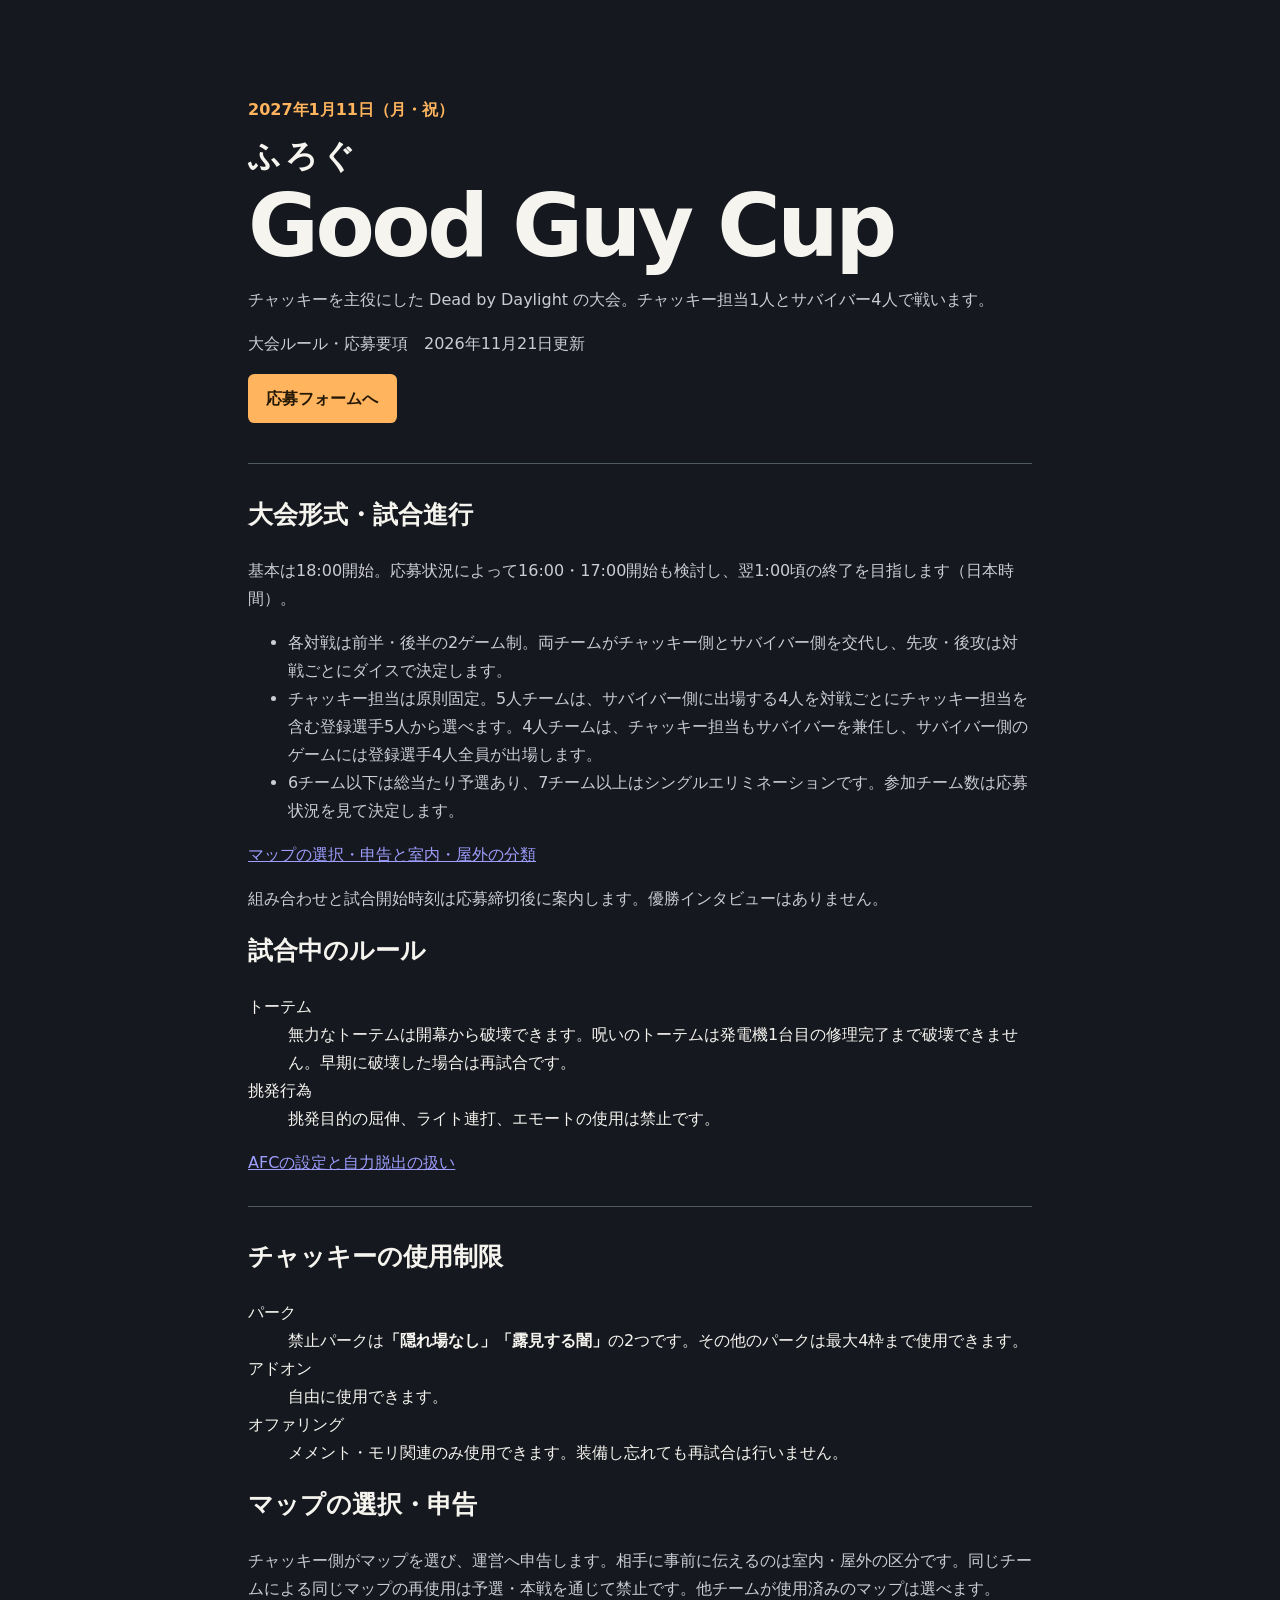
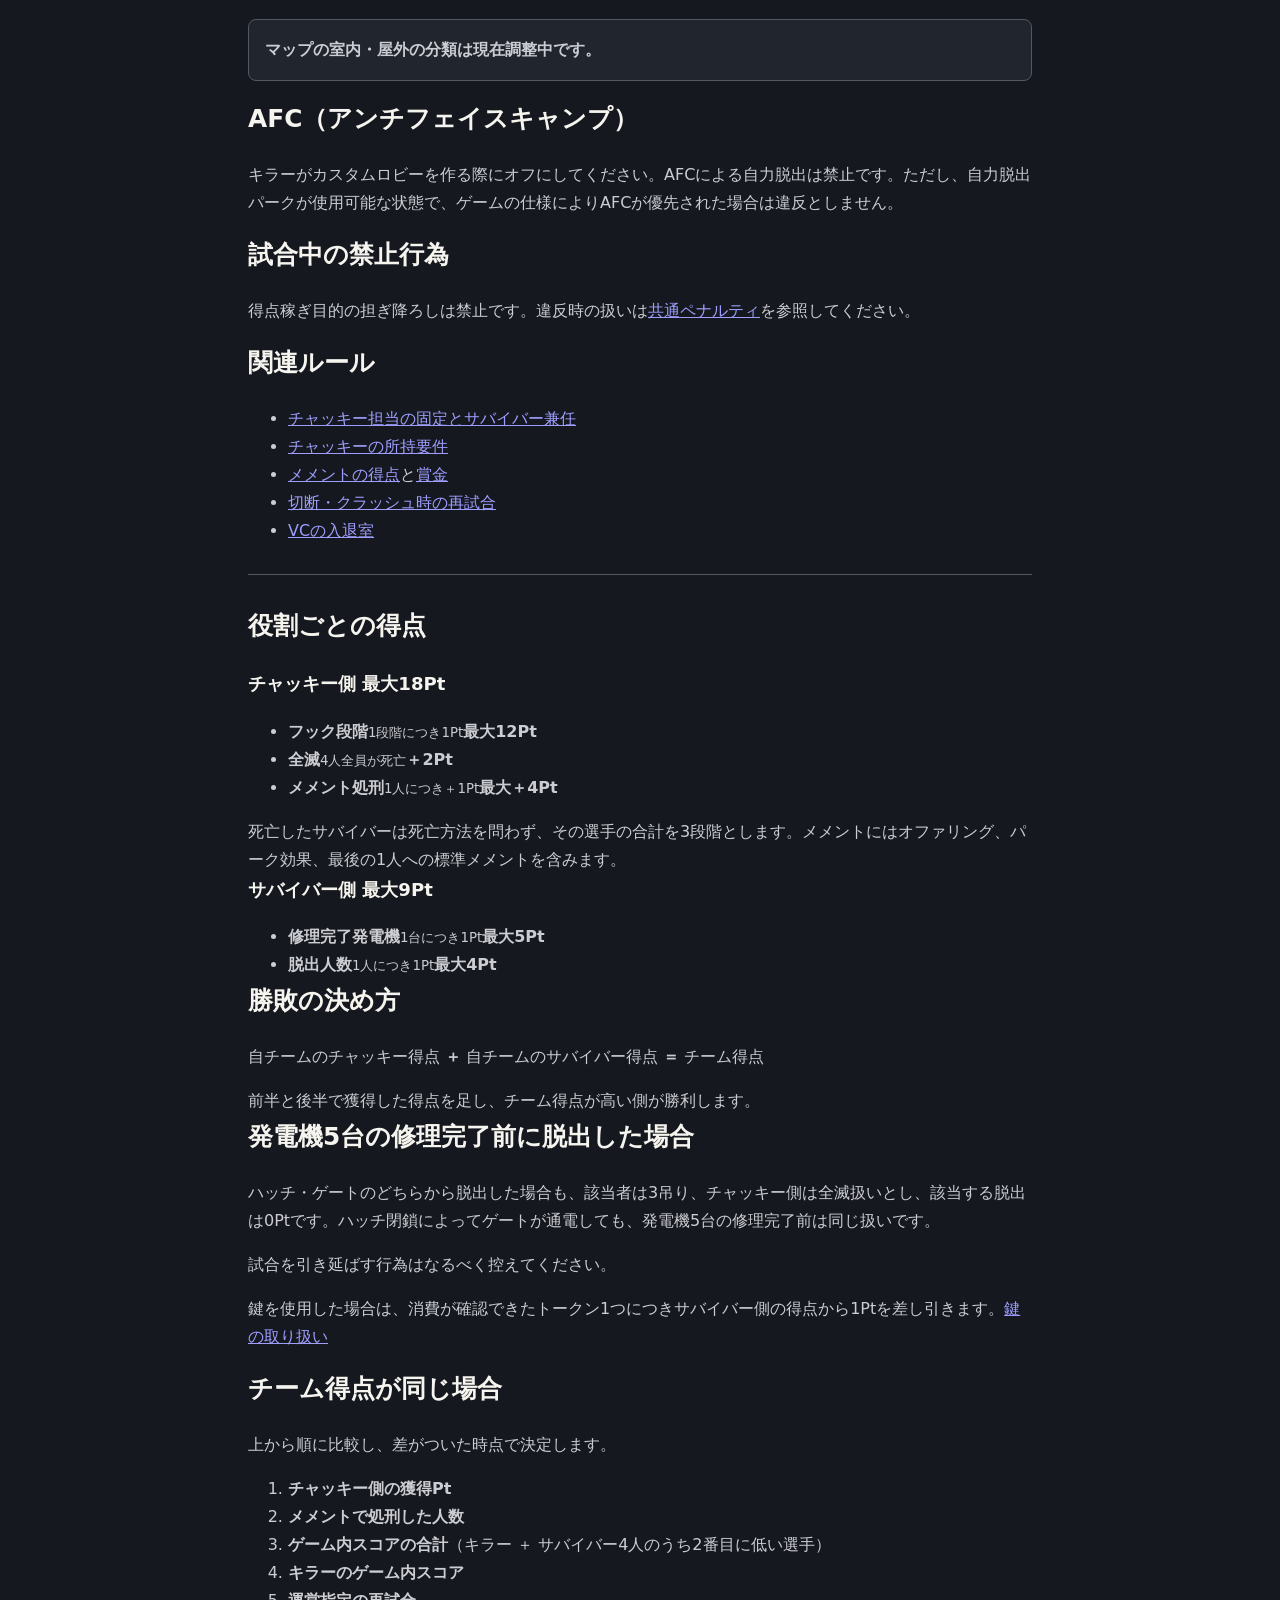
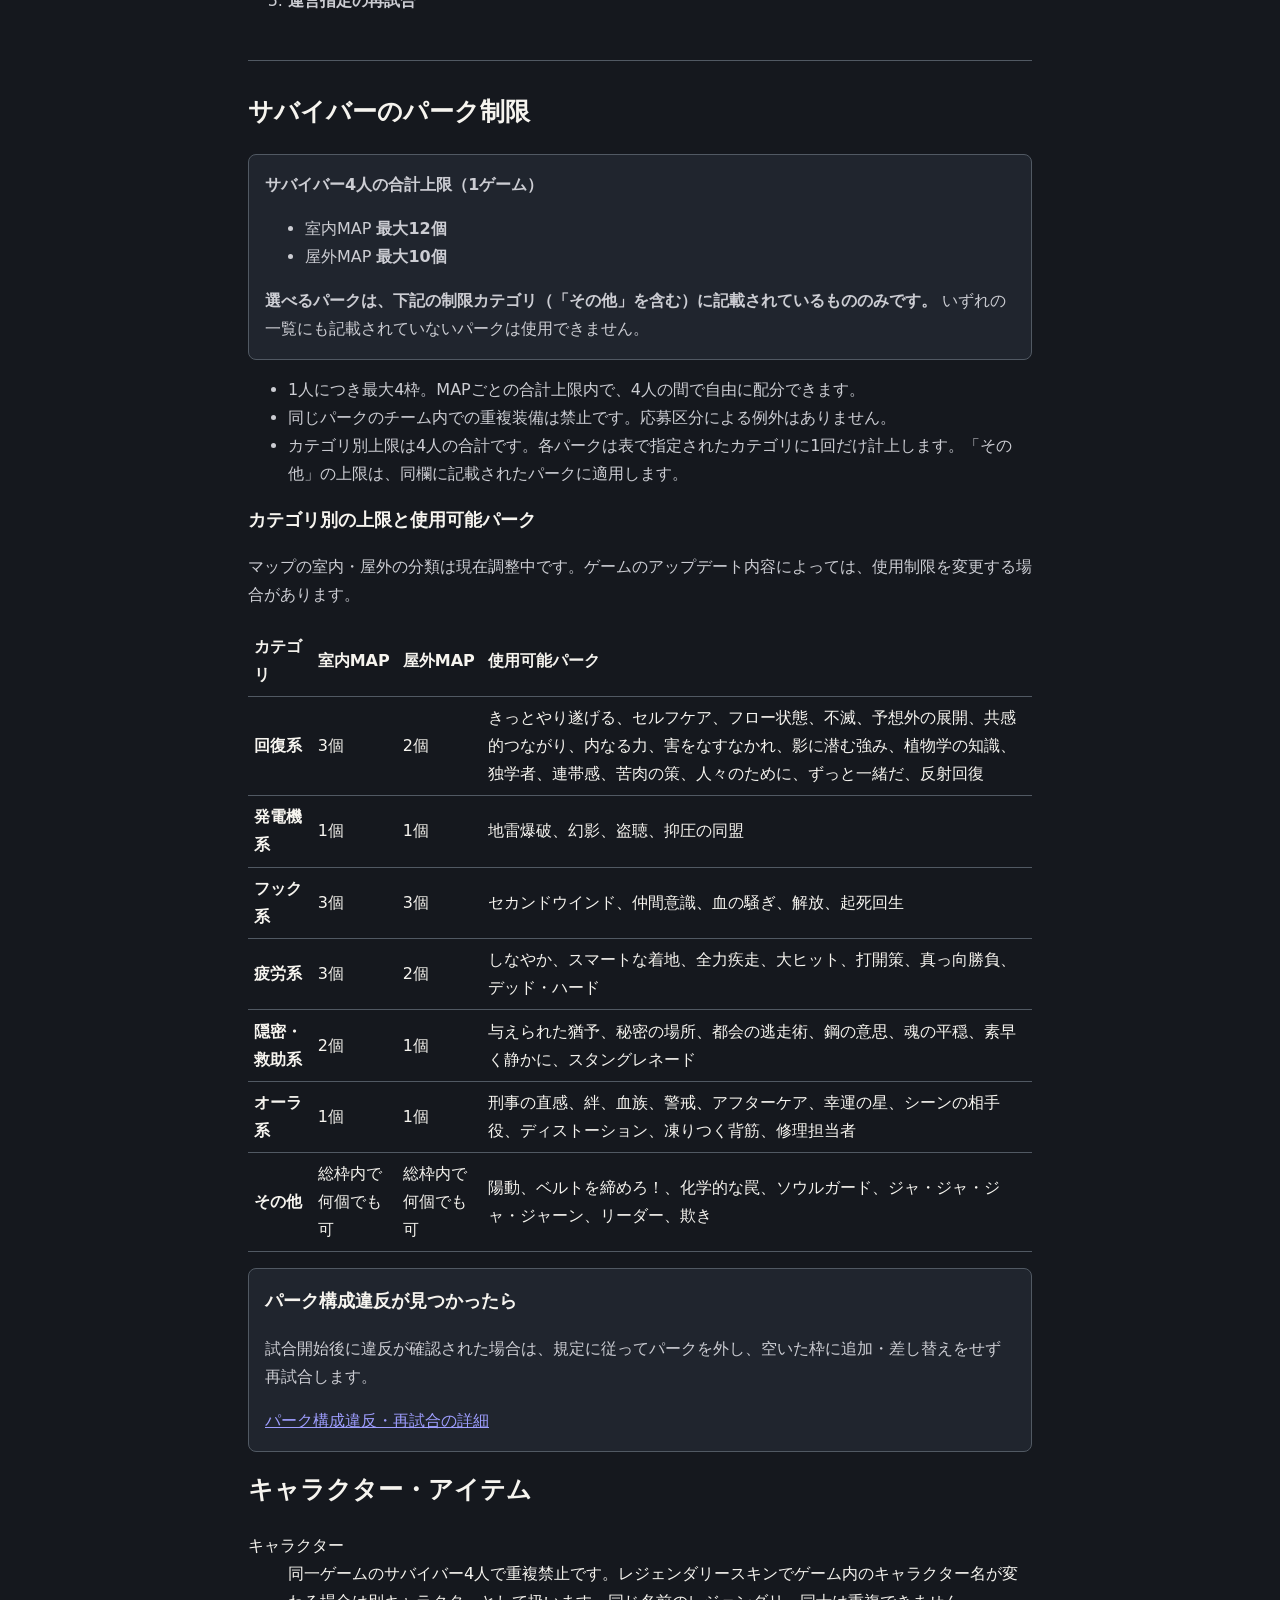
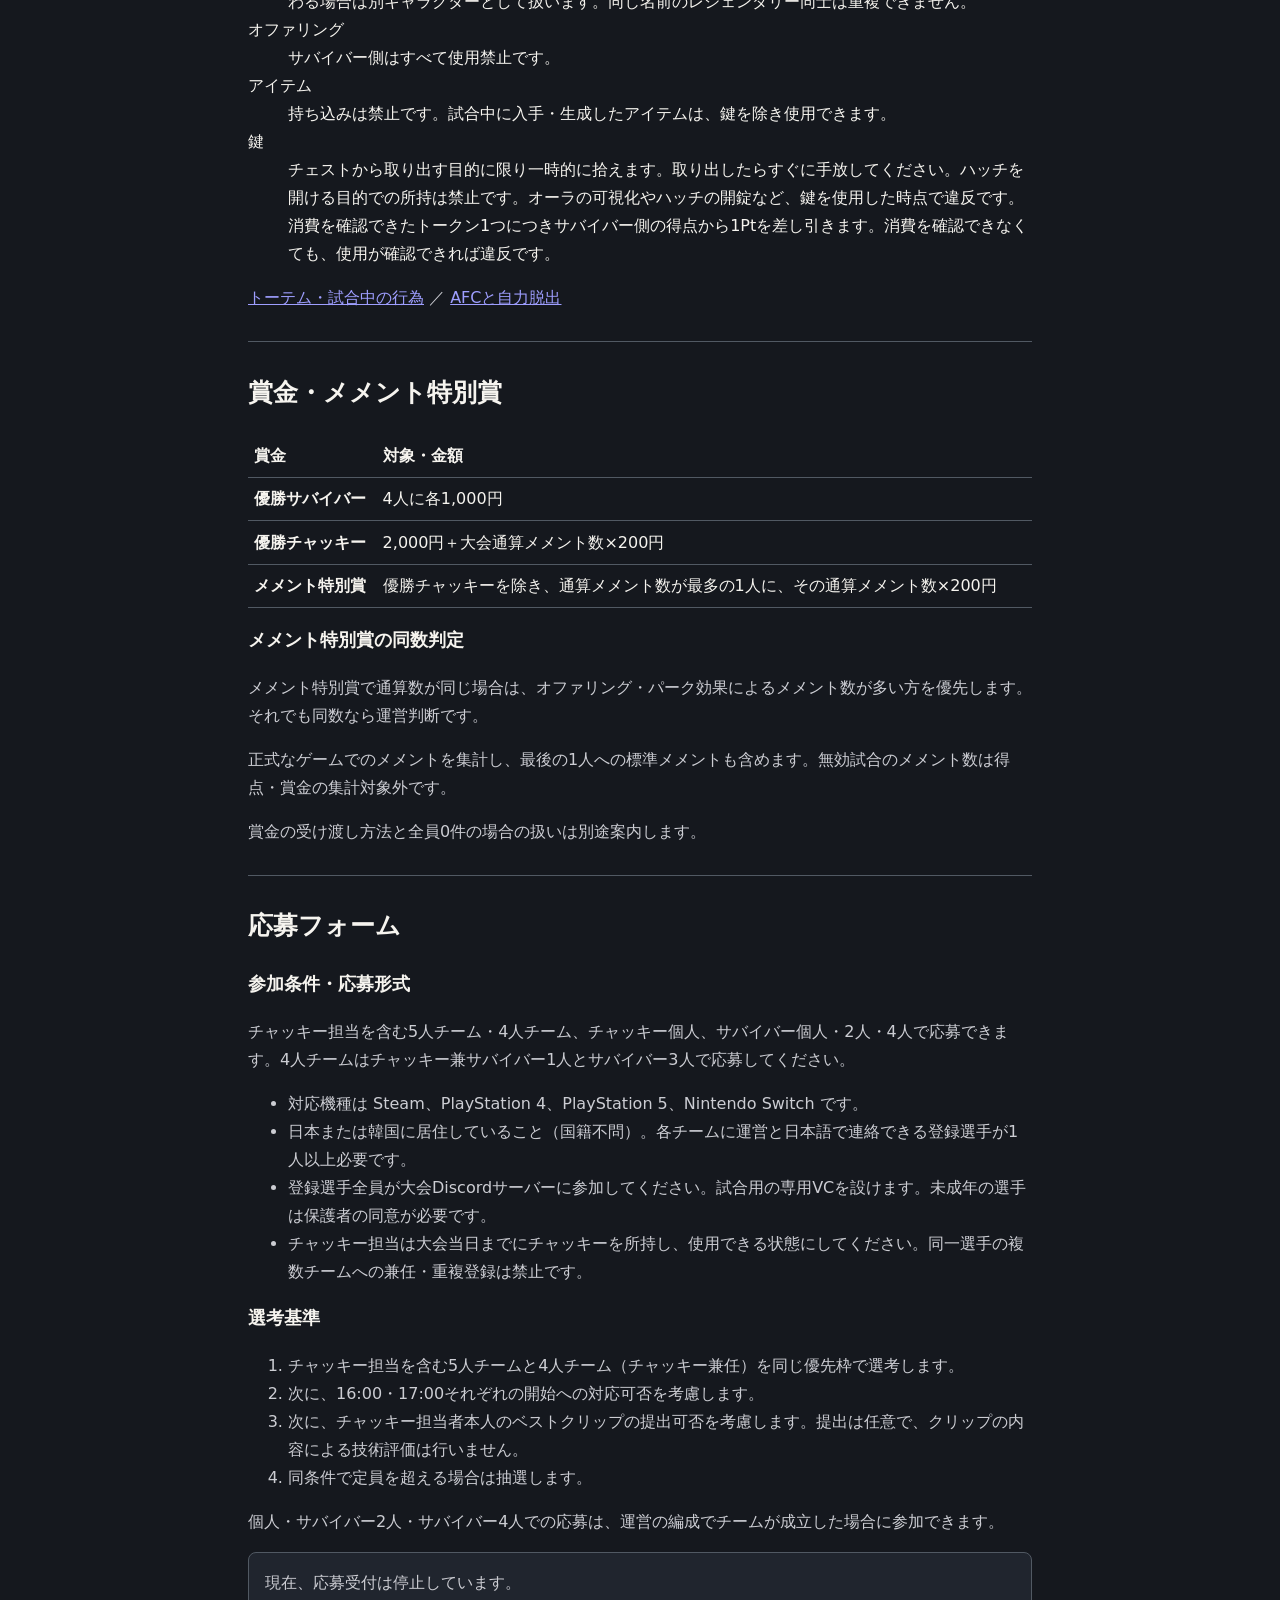
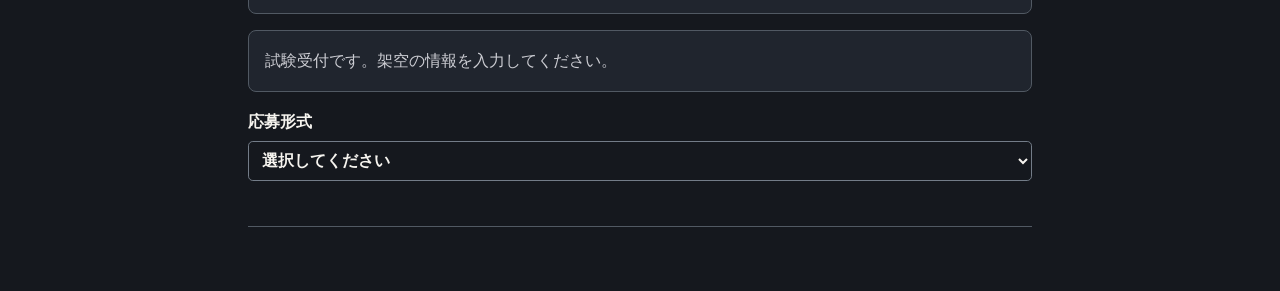
<file: apps-script/Index.html>
<!doctype html>
<html lang="ja">
<head>
<meta charset="utf-8">
<style>
:root{color-scheme:dark;--bg:#15181e;--panel:#20252e;--ink:#f6f4ef;--muted:#cccdd3;--accent:#ffb45d;--line:#515963}
*{box-sizing:border-box}body{margin:0;background:var(--bg);color:var(--ink);font:1rem/1.75 system-ui,sans-serif}
main{max-width:55rem;margin:auto;padding:0 clamp(1rem,4vw,3rem) 4rem}
header{padding:clamp(2.5rem,9vw,6rem) 0 2.5rem;border-bottom:1px solid var(--line)}
h1,h2,h3,p,ul{margin-top:0}h1{margin-bottom:1rem;font-size:clamp(2.4rem,8vw,5.4rem);line-height:1.02;letter-spacing:-.04em}
h1 small{display:block;font-size:clamp(1.3rem,4vw,2rem);letter-spacing:.12em;margin-bottom:.6rem}h2{font-size:1.55rem}h3{font-size:1.13rem}
section{padding:1.8rem 0;border-bottom:1px solid var(--line)}p,li{color:var(--muted)}p:last-child,ul:last-child{margin-bottom:0}
.date{color:var(--accent);font-weight:750}.button,button{display:inline-block;background:var(--accent);color:#241705;border:0;border-radius:.4rem;padding:.65rem 1.15rem;font:inherit;font-weight:750;text-decoration:none;cursor:pointer}
button:disabled{opacity:.65;cursor:wait}:focus-visible{outline:3px solid #ffdaaa;outline-offset:3px}
.grid{display:grid;grid-template-columns:repeat(auto-fit,minmax(min(100%,19rem),1fr));gap:1rem}
fieldset,.notice,#done{min-width:0;margin:0 0 1rem;padding:1rem;border:1px solid var(--line);border-radius:.5rem;background:var(--panel)}
legend{font-weight:750;padding:0 .4rem}.field{display:grid;gap:.3rem;margin-bottom:1rem;font-weight:650}
input,select{width:100%;min-width:0;border:1px solid #737c88;border-radius:.3rem;background:var(--bg);color:var(--ink);padding:.55rem;font:inherit}
input[type=checkbox]{width:1.15rem;height:1.15rem;margin:.3rem 0 0;accent-color:var(--accent);flex:none}.check{display:flex;align-items:flex-start;gap:.6rem;margin-bottom:1rem}
[hidden]{display:none!important}#message{color:#ffc792;margin-top:1rem}#receipt{overflow-wrap:anywhere}
table{width:100%;border-collapse:collapse;margin:0 0 1rem}th,td{border-bottom:1px solid var(--line);text-align:left;padding:.45rem .35rem}
details{margin-bottom:1rem}summary{cursor:pointer;font-weight:700;margin-bottom:.6rem}
</style>
</head>
<body>
<main>
  <header>
    <p class="date"><time datetime="2027-01-11">2027年1月11日（月・祝）</time></p>
    <h1><small>ふろぐ</small>Good Guy Cup</h1>
    <p>チャッキーを主役にした Dead by Daylight の大会。チャッキー担当1人とサバイバー4人で戦います。</p>
    <p>大会ルール・応募要項　2026年11月21日更新</p>
    <a class="button" href="#entry">応募フォームへ</a>
  </header>
  <section id="game-rules">
    <h2>大会形式・試合進行</h2>
    <p>基本は18:00開始。応募状況によって16:00・17:00開始も検討し、翌1:00頃の終了を目指します（日本時間）。</p>
    <ul>
      <li>各対戦は前半・後半の2ゲーム制。両チームがチャッキー側とサバイバー側を交代し、先攻・後攻は対戦ごとにダイスで決定します。</li>
      <li id="team-roles">チャッキー担当は原則固定。5人チームは、サバイバー側に出場する4人を対戦ごとにチャッキー担当を含む登録選手5人から選べます。4人チームは、チャッキー担当もサバイバーを兼任し、サバイバー側のゲームには登録選手4人全員が出場します。</li>
      <li>6チーム以下は総当たり予選あり、7チーム以上はシングルエリミネーションです。参加チーム数は応募状況を見て決定します。</li>
    </ul>
    <p><a href="./killer-rules.html#map-selection">マップの選択・申告と室内・屋外の分類</a></p>
    <p>組み合わせと試合開始時刻は応募締切後に案内します。優勝インタビューはありません。</p>
    <h2 id="in-match">試合中のルール</h2>
    <dl class="rule-terms">
      <dt>トーテム</dt><dd>無力なトーテムは開幕から破壊できます。呪いのトーテムは発電機1台目の修理完了まで破壊できません。早期に破壊した場合は再試合です。</dd>
      <dt>挑発行為</dt><dd>挑発目的の屈伸、ライト連打、エモートの使用は禁止です。</dd>
    </dl>
    <p><a href="./killer-rules.html#afc">AFCの設定と自力脱出の扱い</a></p>
  </section>
  <section id="killer-rules">
    <h2>チャッキーの使用制限</h2>
    <dl class="rule-terms">
      <dt id="killer-perks">パーク</dt><dd>禁止パークは<strong>「隠れ場なし」「露見する闇」</strong>の2つです。その他のパークは最大4枠まで使用できます。</dd>
      <dt id="killer-add-ons">アドオン</dt><dd>自由に使用できます。</dd>
      <dt id="killer-offerings">オファリング</dt><dd>メメント・モリ関連のみ使用できます。装備し忘れても再試合は行いません。</dd>
    </dl>
    <h2 id="map-selection">マップの選択・申告</h2>
    <p>チャッキー側がマップを選び、運営へ申告します。相手に事前に伝えるのは室内・屋外の区分です。同じチームによる同じマップの再使用は予選・本戦を通じて禁止です。他チームが使用済みのマップは選べます。</p>
    <p class="notice"><strong>マップの室内・屋外の分類は現在調整中です。</strong></p>
    <h2 id="afc">AFC（アンチフェイスキャンプ）</h2>
    <p>キラーがカスタムロビーを作る際にオフにしてください。AFCによる自力脱出は禁止です。ただし、自力脱出パークが使用可能な状態で、ゲームの仕様によりAFCが優先された場合は違反としません。</p>
    <h2 id="carry-drop">試合中の禁止行為</h2>
    <p>得点稼ぎ目的の担ぎ降ろしは禁止です。違反時の扱いは<a href="./penalties.html#common-penalties">共通ペナルティ</a>を参照してください。</p>
    <h2 id="killer-related">関連ルール</h2>
    <ul>
      <li><a href="./game-rules.html#team-roles">チャッキー担当の固定とサバイバー兼任</a></li>
      <li><a href="./entry-guide.html#chucky-ownership">チャッキーの所持要件</a></li>
      <li><a href="./scoring.html#scoring">メメントの得点</a>と<a href="./prizes.html#prizes">賞金</a></li>
      <li><a href="./penalties.html#connection">切断・クラッシュ時の再試合</a></li>
      <li><a href="./game-rules.html#voice-chat">VCの入退室</a></li>
    </ul>
  </section>
  <section id="scoring">
    <h2>役割ごとの得点</h2>
    <div class="score-grid">
      <article class="score-card">
        <h3>チャッキー側 <span>最大18Pt</span></h3>
        <ul class="score-terms">
          <li><b>フック段階</b><small>1段階につき1Pt</small><strong>最大12Pt</strong></li>
          <li><b>全滅</b><small>4人全員が死亡</small><strong>＋2Pt</strong></li>
          <li><b>メメント処刑</b><small>1人につき＋1Pt</small><strong>最大＋4Pt</strong></li>
        </ul>
        <p>死亡したサバイバーは死亡方法を問わず、その選手の合計を3段階とします。メメントにはオファリング、パーク効果、最後の1人への標準メメントを含みます。</p>
      </article>
      <article class="score-card">
        <h3>サバイバー側 <span>最大9Pt</span></h3>
        <ul class="score-terms">
          <li><b>修理完了発電機</b><small>1台につき1Pt</small><strong>最大5Pt</strong></li>
          <li><b>脱出人数</b><small>1人につき1Pt</small><strong>最大4Pt</strong></li>
        </ul>
      </article>
    </div>
    <div class="score-result">
      <h2 id="match-result">勝敗の決め方</h2>
      <p class="score-equation">自チームのチャッキー得点 <b>＋</b> 自チームのサバイバー得点 <b>＝</b> チーム得点</p>
      <p>前半と後半で獲得した得点を足し、チーム得点が高い側が勝利します。</p>
    </div>
    <h2 id="early-escape">発電機5台の修理完了前に脱出した場合</h2>
    <p>ハッチ・ゲートのどちらから脱出した場合も、該当者は3吊り、チャッキー側は全滅扱いとし、該当する脱出は0Ptです。ハッチ閉鎖によってゲートが通電しても、発電機5台の修理完了前は同じ扱いです。</p>
    <p>試合を引き延ばす行為はなるべく控えてください。</p>
    <p>鍵を使用した場合は、消費が確認できたトークン1つにつきサバイバー側の得点から1Ptを差し引きます。<a href="./perk-rules.html">鍵の取り扱い</a></p>
    <h2 id="tiebreak">チーム得点が同じ場合</h2>
    <p>上から順に比較し、差がついた時点で決定します。</p>
    <ol class="tiebreak">
      <li><strong>チャッキー側の獲得Pt</strong></li>
      <li><strong>メメントで処刑した人数</strong></li>
      <li><strong>ゲーム内スコアの合計</strong>（キラー ＋ サバイバー4人のうち2番目に低い選手）</li>
      <li><strong>キラーのゲーム内スコア</strong></li>
      <li><strong>運営指定の再試合</strong></li>
    </ol>
  </section>
  <section id="perk-rules">
    <h2>サバイバーのパーク制限</h2>
    <div class="notice perk-limits">
      <p><strong>サバイバー4人の合計上限（1ゲーム）</strong></p>
      <ul><li>室内MAP <strong>最大12個</strong></li><li>屋外MAP <strong>最大10個</strong></li></ul>
      <p><strong>選べるパークは、下記の制限カテゴリ（「その他」を含む）に記載されているもののみです。</strong> いずれの一覧にも記載されていないパークは使用できません。</p>
    </div>
    <ul>
      <li>1人につき最大4枠。MAPごとの合計上限内で、4人の間で自由に配分できます。</li>
      <li>同じパークのチーム内での重複装備は禁止です。応募区分による例外はありません。</li>
      <li>カテゴリ別上限は4人の合計です。各パークは表で指定されたカテゴリに1回だけ計上します。「その他」の上限は、同欄に記載されたパークに適用します。</li>
    </ul>
    <h3 id="perk-categories">カテゴリ別の上限と使用可能パーク</h3>
    <p>マップの室内・屋外の分類は現在調整中です。ゲームのアップデート内容によっては、使用制限を変更する場合があります。</p>
    <table class="perk-table" aria-label="室内・屋外別のパーク上限と使用可能パーク">
      <thead><tr><th scope="col">カテゴリ</th><th scope="col">室内MAP</th><th scope="col">屋外MAP</th><th scope="col">使用可能パーク</th></tr></thead>
      <tbody>
        <tr><th scope="row">回復系</th><td>3個</td><td>2個</td><td>きっとやり遂げる、セルフケア、フロー状態、不滅、予想外の展開、共感的つながり、内なる力、害をなすなかれ、影に潜む強み、植物学の知識、独学者、連帯感、苦肉の策、人々のために、ずっと一緒だ、反射回復</td></tr>
        <tr><th scope="row">発電機系</th><td>1個</td><td>1個</td><td>地雷爆破、幻影、盗聴、抑圧の同盟</td></tr>
        <tr><th scope="row">フック系</th><td>3個</td><td>3個</td><td>セカンドウインド、仲間意識、血の騒ぎ、解放、起死回生</td></tr>
        <tr><th scope="row">疲労系</th><td>3個</td><td>2個</td><td>しなやか、スマートな着地、全力疾走、大ヒット、打開策、真っ向勝負、デッド・ハード</td></tr>
        <tr><th scope="row">隠密・救助系</th><td>2個</td><td>1個</td><td>与えられた猶予、秘密の場所、都会の逃走術、鋼の意思、魂の平穏、素早く静かに、スタングレネード</td></tr>
        <tr><th scope="row">オーラ系</th><td>1個</td><td>1個</td><td>刑事の直感、絆、血族、警戒、アフターケア、幸運の星、シーンの相手役、ディストーション、凍りつく背筋、修理担当者</td></tr>
        <tr><th scope="row">その他</th><td>総枠内で何個でも可</td><td>総枠内で何個でも可</td><td>陽動、ベルトを締めろ！、化学的な罠、ソウルガード、ジャ・ジャ・ジャ・ジャーン、リーダー、欺き</td></tr>
      </tbody>
    </table>
    <aside class="notice" aria-labelledby="perk-violation-heading">
      <h3 id="perk-violation-heading">パーク構成違反が見つかったら</h3>
      <p>試合開始後に違反が確認された場合は、規定に従ってパークを外し、空いた枠に追加・差し替えをせず再試合します。</p>
      <p><a href="./penalties.html#loadout">パーク構成違反・再試合の詳細</a></p>
    </aside>
    <h2 id="equipment">キャラクター・アイテム</h2>
    <dl class="rule-terms">
      <dt>キャラクター</dt><dd>同一ゲームのサバイバー4人で重複禁止です。レジェンダリースキンでゲーム内のキャラクター名が変わる場合は別キャラクターとして扱います。同じ名前のレジェンダリー同士は重複できません。</dd>
      <dt>オファリング</dt><dd>サバイバー側はすべて使用禁止です。</dd>
      <dt>アイテム</dt><dd>持ち込みは禁止です。試合中に入手・生成したアイテムは、鍵を除き使用できます。</dd>
      <dt>鍵</dt><dd>チェストから取り出す目的に限り一時的に拾えます。取り出したらすぐに手放してください。ハッチを開ける目的での所持は禁止です。オーラの可視化やハッチの開錠など、鍵を使用した時点で違反です。消費を確認できたトークン1つにつきサバイバー側の得点から1Ptを差し引きます。消費を確認できなくても、使用が確認できれば違反です。</dd>
    </dl>
    <p><a href="./game-rules.html#in-match">トーテム・試合中の行為</a> ／ <a href="./killer-rules.html#afc">AFCと自力脱出</a></p>
  </section>
  <section id="prizes">
    <h2>賞金・メメント特別賞</h2>
    <table aria-label="賞金と対象">
      <thead><tr><th scope="col">賞金</th><th scope="col">対象・金額</th></tr></thead>
      <tbody>
        <tr><th scope="row">優勝サバイバー</th><td>4人に各1,000円</td></tr>
        <tr><th scope="row">優勝チャッキー</th><td>2,000円＋大会通算メメント数×200円</td></tr>
        <tr><th scope="row">メメント特別賞</th><td>優勝チャッキーを除き、通算メメント数が最多の1人に、その通算メメント数×200円</td></tr>
      </tbody>
    </table>
    <h3 id="memento-tiebreak">メメント特別賞の同数判定</h3>
    <p>メメント特別賞で通算数が同じ場合は、オファリング・パーク効果によるメメント数が多い方を優先します。それでも同数なら運営判断です。</p>
    <p>正式なゲームでのメメントを集計し、最後の1人への標準メメントも含めます。無効試合のメメント数は得点・賞金の集計対象外です。</p>
    <p>賞金の受け渡し方法と全員0件の場合の扱いは別途案内します。</p>
  </section>
  <section id="entry">
    <h2>応募フォーム</h2>
    <h3 id="entry-conditions">参加条件・応募形式</h3>
    <p>チャッキー担当を含む5人チーム・4人チーム、チャッキー個人、サバイバー個人・2人・4人で応募できます。4人チームはチャッキー兼サバイバー1人とサバイバー3人で応募してください。</p>
    <ul>
      <li>対応機種は Steam、PlayStation 4、PlayStation 5、Nintendo Switch です。</li>
      <li>日本または韓国に居住していること（国籍不問）。各チームに運営と日本語で連絡できる登録選手が1人以上必要です。</li>
      <li>登録選手全員が大会Discordサーバーに参加してください。試合用の専用VCを設けます。未成年の選手は保護者の同意が必要です。</li>
      <li id="chucky-ownership">チャッキー担当は大会当日までにチャッキーを所持し、使用できる状態にしてください。同一選手の複数チームへの兼任・重複登録は禁止です。</li>
    </ul>
    <h3 id="selection">選考基準</h3>
    <ol>
      <li>チャッキー担当を含む5人チームと4人チーム（チャッキー兼任）を同じ優先枠で選考します。</li>
      <li>次に、16:00・17:00それぞれの開始への対応可否を考慮します。</li>
      <li>次に、チャッキー担当者本人のベストクリップの提出可否を考慮します。提出は任意で、クリップの内容による技術評価は行いません。</li>
      <li>同条件で定員を超える場合は抽選します。</li>
    </ol>
    <p>個人・サバイバー2人・サバイバー4人での応募は、運営の編成でチームが成立した場合に参加できます。</p>
    <? if (state === 'closed') { ?>
      <p class="notice">現在、応募受付は停止しています。</p>
    <? } else { ?>
      <? if (state === 'test') { ?><p class="notice">試験受付です。架空の情報を入力してください。</p><? } ?>
      <form id="application">
        <label class="field">応募形式
          <select id="format" required>
            <option value="">選択してください</option>
            <option value="team" data-priority>5人チーム応募（チャッキー1人＋サバイバー4人）</option>
            <option value="team4" data-priority>4人チーム応募（チャッキー兼サバイバー1人＋サバイバー3人）</option>
            <option value="killer">チャッキー個人応募</option>
            <option value="solo">サバイバー個人応募</option>
            <option value="duo">サバイバー2人応募</option>
            <option value="squad">サバイバー4人応募</option>
          </select>
        </label>
        <fieldset id="details" hidden disabled>
          <legend>応募情報</legend>
          <label id="team-name-field" class="field" hidden>チーム名（必須）
            <input id="team-name" maxlength="80" disabled required>
          </label>
          <label class="field">連絡用X（Twitter）ID（複数人応募は代表者）
            <input id="twitter" maxlength="16" pattern="@?[A-Za-z0-9_]{1,15}" placeholder="@username" autocapitalize="none" spellcheck="false" required>
          </label>
          <div id="players"></div>
          <div class="grid">
            <label class="field">16:00開始に対応できますか
              <select id="early16" required><option value="">選択してください</option><option value="yes">対応できる</option><option value="no">対応できない</option></select>
            </label>
            <label class="field">17:00開始に対応できますか
              <select id="early17" required><option value="">選択してください</option><option value="yes">対応できる</option><option value="no">対応できない</option></select>
            </label>
          </div>
          <div id="clip-fields" hidden>
            <p>クリップの提出は任意です。提出されたクリップは、本大会の選手紹介動画にのみ使用します。</p>
            <label class="field">チャッキー担当者は、本人がチャッキーを使用したときのベストクリップを提出できますか（任意）
              <select id="clip" disabled><option value="">回答しない</option><option value="yes">提出できる</option><option value="no">提出できない</option></select>
            </label>
            <div id="clip-consent-field" hidden>
              <p>提出できる方は、応募後に<a href="https://x.com/sorafes_dbd">ふろぐCup公式X（@sorafes_dbd）</a>のDMへ、受付番号を添えてご連絡ください。</p>
              <label class="check"><input id="clip-consent" type="checkbox" disabled required>提出するクリップを本大会の選手紹介動画にのみ使用することに同意します。</label>
            </div>
          </div>
          <p>入力情報は大会運営が選考、連絡、チーム編成、進行のために使用します。複数人での応募は、入力する選手全員に確認してください。</p>
          <label class="check"><input id="eligible" type="checkbox" required>全員が日本または韓国に居住し、大会Discordに参加できること、複数チームへの重複登録がないことを確認しました。チャッキー担当を含むチームで応募する場合は、日本語で運営と連絡できる登録選手が1人以上います。チャッキー担当は大会当日までにチャッキーを使用できる状態にします。</label>
          <label class="check"><input id="agree" type="checkbox" required>大会ルール、選考条件、応募情報の利用目的を確認し、同意します。複数人の場合は全員の同意を確認済みです。</label>
          <button id="send" type="submit">応募を送信</button>
        </fieldset>
      </form>
      <p id="message" role="status"></p>
      <div id="done" hidden tabindex="-1">
        <h3 id="done-heading">応募を受け付けました</h3>
        <p>受付番号 <strong id="receipt"></strong></p>
        <p>受付番号を控えてください。出場可否は選考後に運営から連絡します。</p>
      </div>
    <? } ?>
  </section>
</main>
<? if (state !== 'closed') { ?>
<template id="player">
  <fieldset>
    <legend></legend>
    <div class="grid">
      <label class="field">選手名<input name="name" maxlength="80" required></label>
      <label class="field">ゲーム内の名前・識別番号<input name="gameId" maxlength="100" required></label>
      <label class="field">プラットフォーム<select name="platform" required>
        <option value="">選択してください</option>
        <? platforms.forEach(platform => { ?><option value="<?= platform ?>"><?= platform ?></option><? }); ?>
      </select></label>
      <label class="field">年齢区分<select name="minor" required><option value="">選択してください</option><option value="yes">未成年</option><option value="no">成年</option></select></label>
    </div>
    <label class="check" hidden><input name="guardian" type="checkbox" disabled required>この選手は保護者の同意を得ています。</label>
  </fieldset>
</template>
<script>
const mode = <?!= JSON.stringify(state) ?>;
const formats = <?!= JSON.stringify(formats) ?>;
const get = id => document.getElementById(id);
const form = get('application');
let pending;
let awaitingConfirmation = false;

function updateClip() {
  const clip = get('clip');
  const enabled = !clip.disabled && clip.value === 'yes';
  get('clip-consent-field').hidden = !enabled;
  get('clip-consent').disabled = !enabled;
  if (!enabled) get('clip-consent').checked = false;
}
get('clip').addEventListener('change', updateClip);

get('format').addEventListener('change', () => {
  const format = get('format').value;
  const roles = formats[format] || [];
  const team = format === 'team' || format === 'team4';
  get('team-name-field').hidden = !team;
  get('team-name').disabled = !team;
  const players = get('players');
  players.replaceChildren();
  roles.forEach((role, index) => {
    const card = get('player').content.cloneNode(true);
    card.querySelector('legend').textContent = `選手 ${index + 1}　${role}`;
    const age = card.querySelector('[name=minor]');
    const consent = card.querySelector('[name=guardian]');
    age.addEventListener('change', () => {
      const minor = age.value === 'yes';
      consent.disabled = !minor;
      consent.closest('label').hidden = !minor;
      if (!minor) consent.checked = false;
    });
    players.append(card);
  });
  const hasKiller = roles[0]?.startsWith('チャッキー');
  get('clip-fields').hidden = !hasKiller;
  get('clip').disabled = !hasKiller;
  get('clip').value = '';
  const details = get('details');
  details.hidden = roles.length === 0;
  details.disabled = details.hidden;
  updateClip();
});

function application() {
  return {
    mode, version: 2, format: get('format').value, twitter: get('twitter').value.trim(),
    teamName: get('team-name').disabled ? '' : get('team-name').value.trim(),
    early16: get('early16').value === 'yes', early17: get('early17').value === 'yes',
    clip: get('clip').value ? get('clip').value === 'yes' : null,
    agree: get('agree').checked, eligible: get('eligible').checked,
    clipConsent: get('clip-consent').checked,
    players: Array.from(get('players').children, card => {
      const field = name => card.querySelector(`[name=${name}]`);
      return { name: field('name').value.trim(), gameId: field('gameId').value.trim(),
        platform: field('platform').value.trim(), minor: field('minor').value === 'yes',
        guardian: field('guardian').checked };
    })
  };
}

function busy(active, freeze = false) {
  get('format').disabled = active || freeze;
  get('details').disabled = active;
  get('details').inert = active;
  const button = get('send');
  button.disabled = active;
  button.textContent = active ? '送信中…' : freeze ? '同じ内容で再送' : '応募を送信';
  Array.from(get('details').querySelectorAll('input, select')).forEach(node => {
    if (freeze) node.disabled = true;
  });
}

form.addEventListener('submit', event => {
  event.preventDefault();
  if (get('send').disabled) return;
  const data = pending || { ...application(), id: Array.from(crypto.getRandomValues(new Uint8Array(16)),
    byte => byte.toString(16).padStart(2, '0')).join('') };
  pending = data;
  busy(true);
  get('message').textContent = '送信中です。';
  const retry = message => {
    awaitingConfirmation = true;
    busy(false, true);
    get('message').textContent = message;
  };
  google.script.run.withFailureHandler(() => {
    retry('通信結果を確認できませんでした。同じ内容で再送してください。');
  }).withSuccessHandler(result => {
    if (result.receipt && result.mode === mode) {
      form.hidden = true;
      get('message').textContent = '';
      get('receipt').textContent = result.receipt;
      if (mode === 'test') {
        get('done-heading').textContent = '試験応募を保存しました';
        get('done').lastElementChild.textContent = '試験用の受付番号です。';
      }
      get('done').hidden = false;
      get('done').focus();
    } else if (result.retry || awaitingConfirmation) {
      retry(result.error);
    } else {
      pending = undefined;
      busy(false);
      get('message').textContent = result.error;
    }
  }).submitEntry(data);
});
</script>
<? } ?>
</body>
</html>
</file>
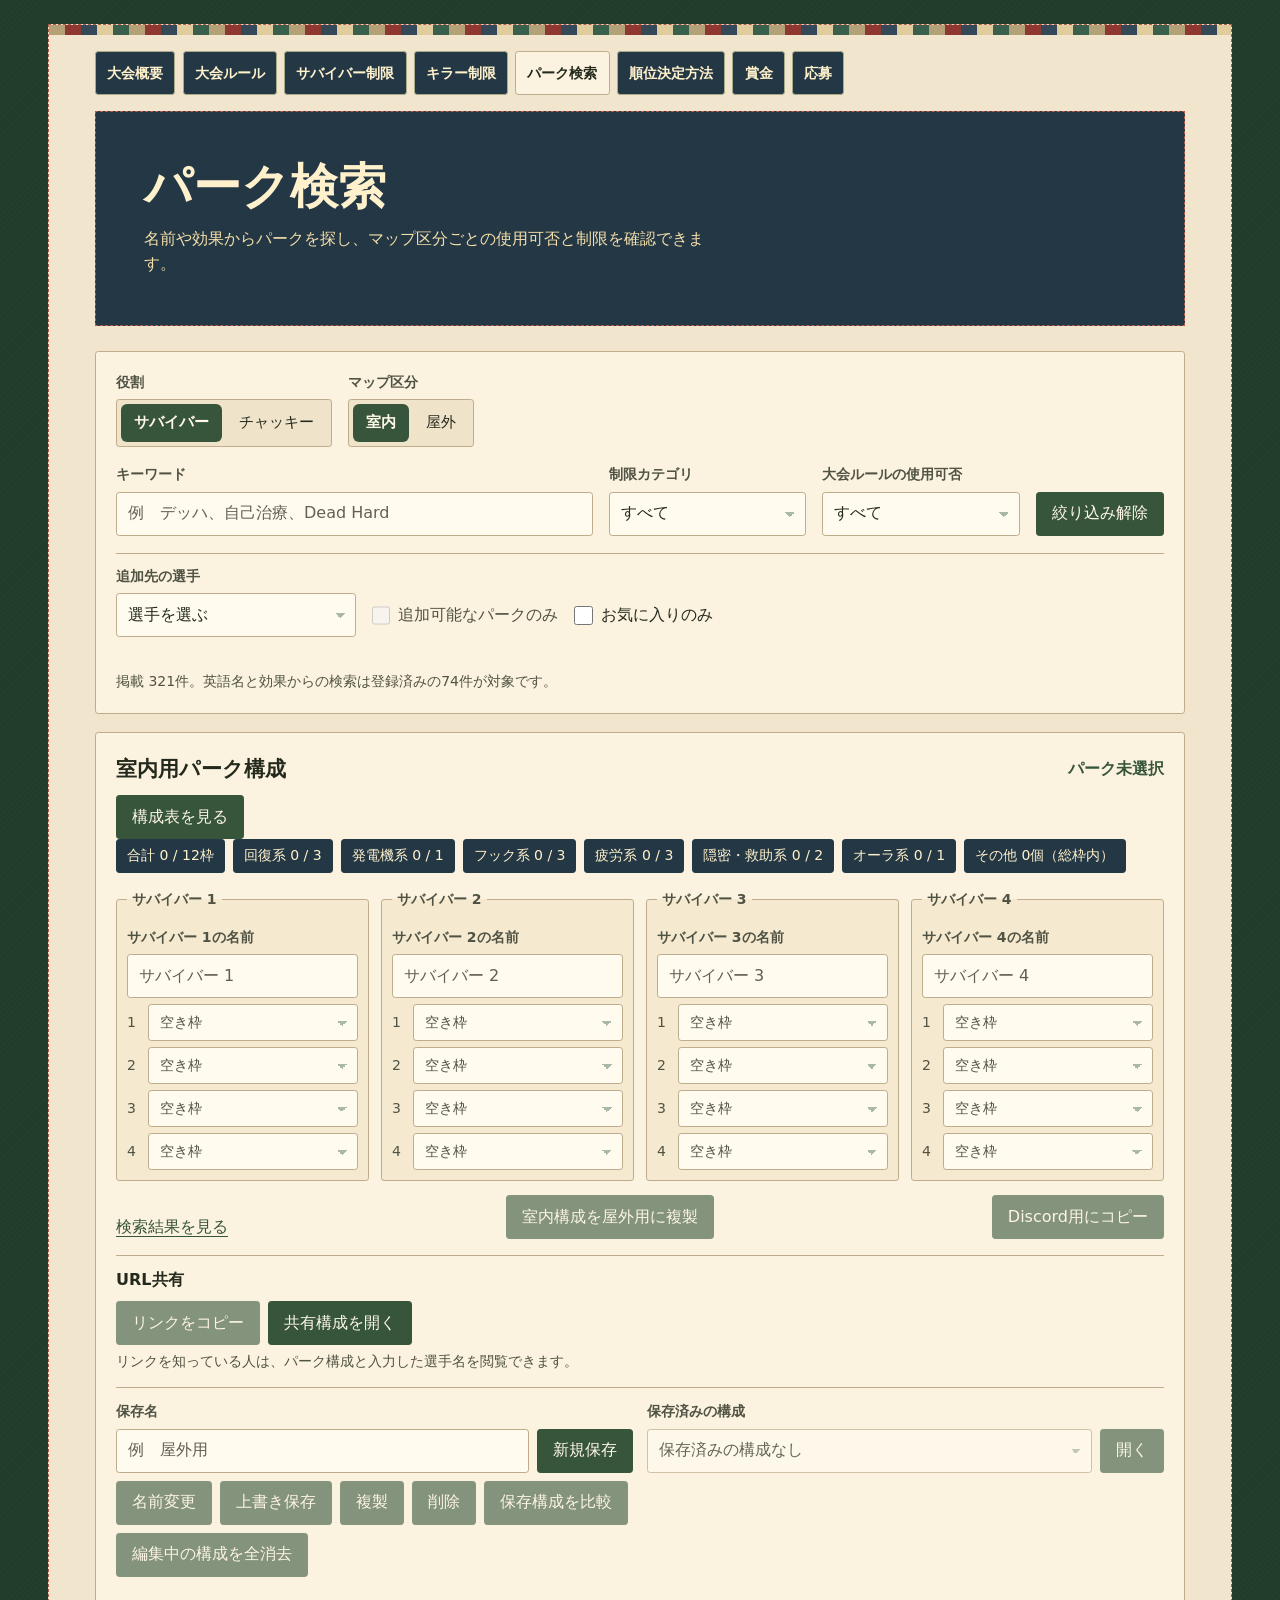
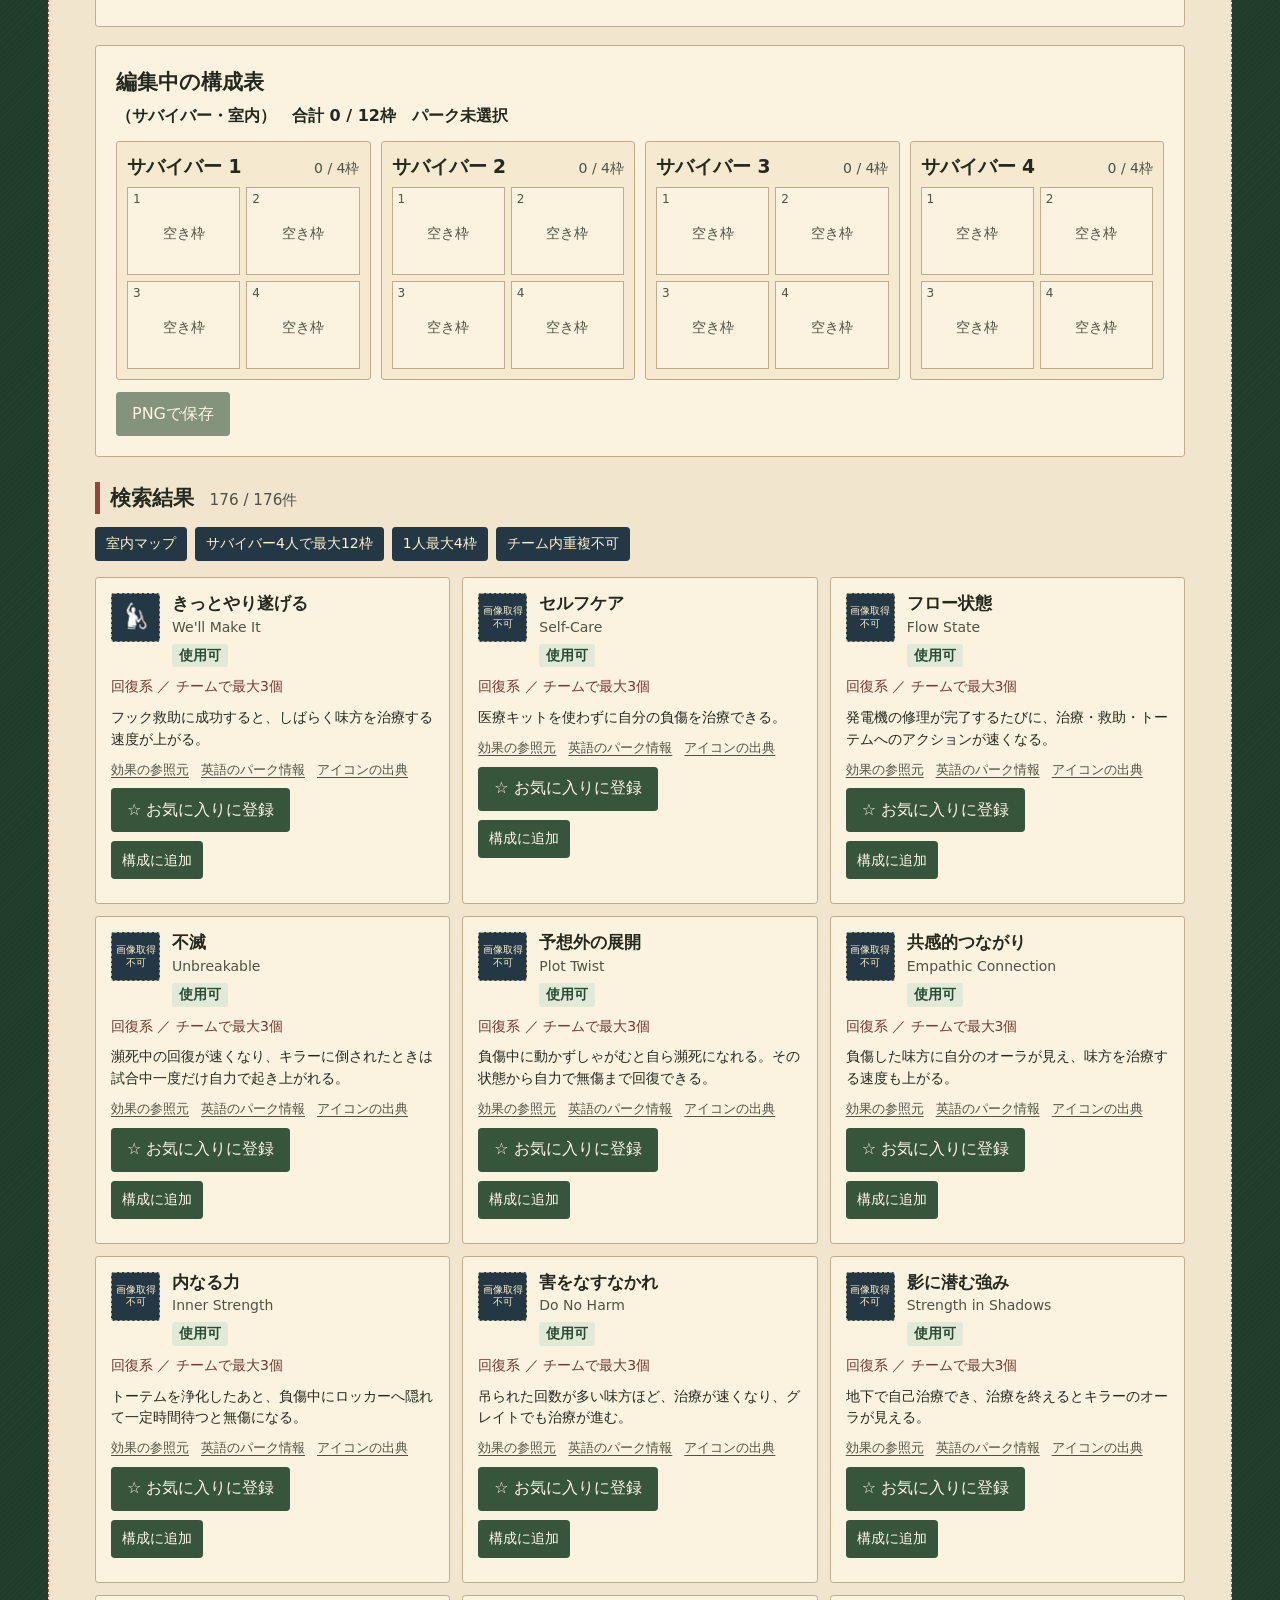
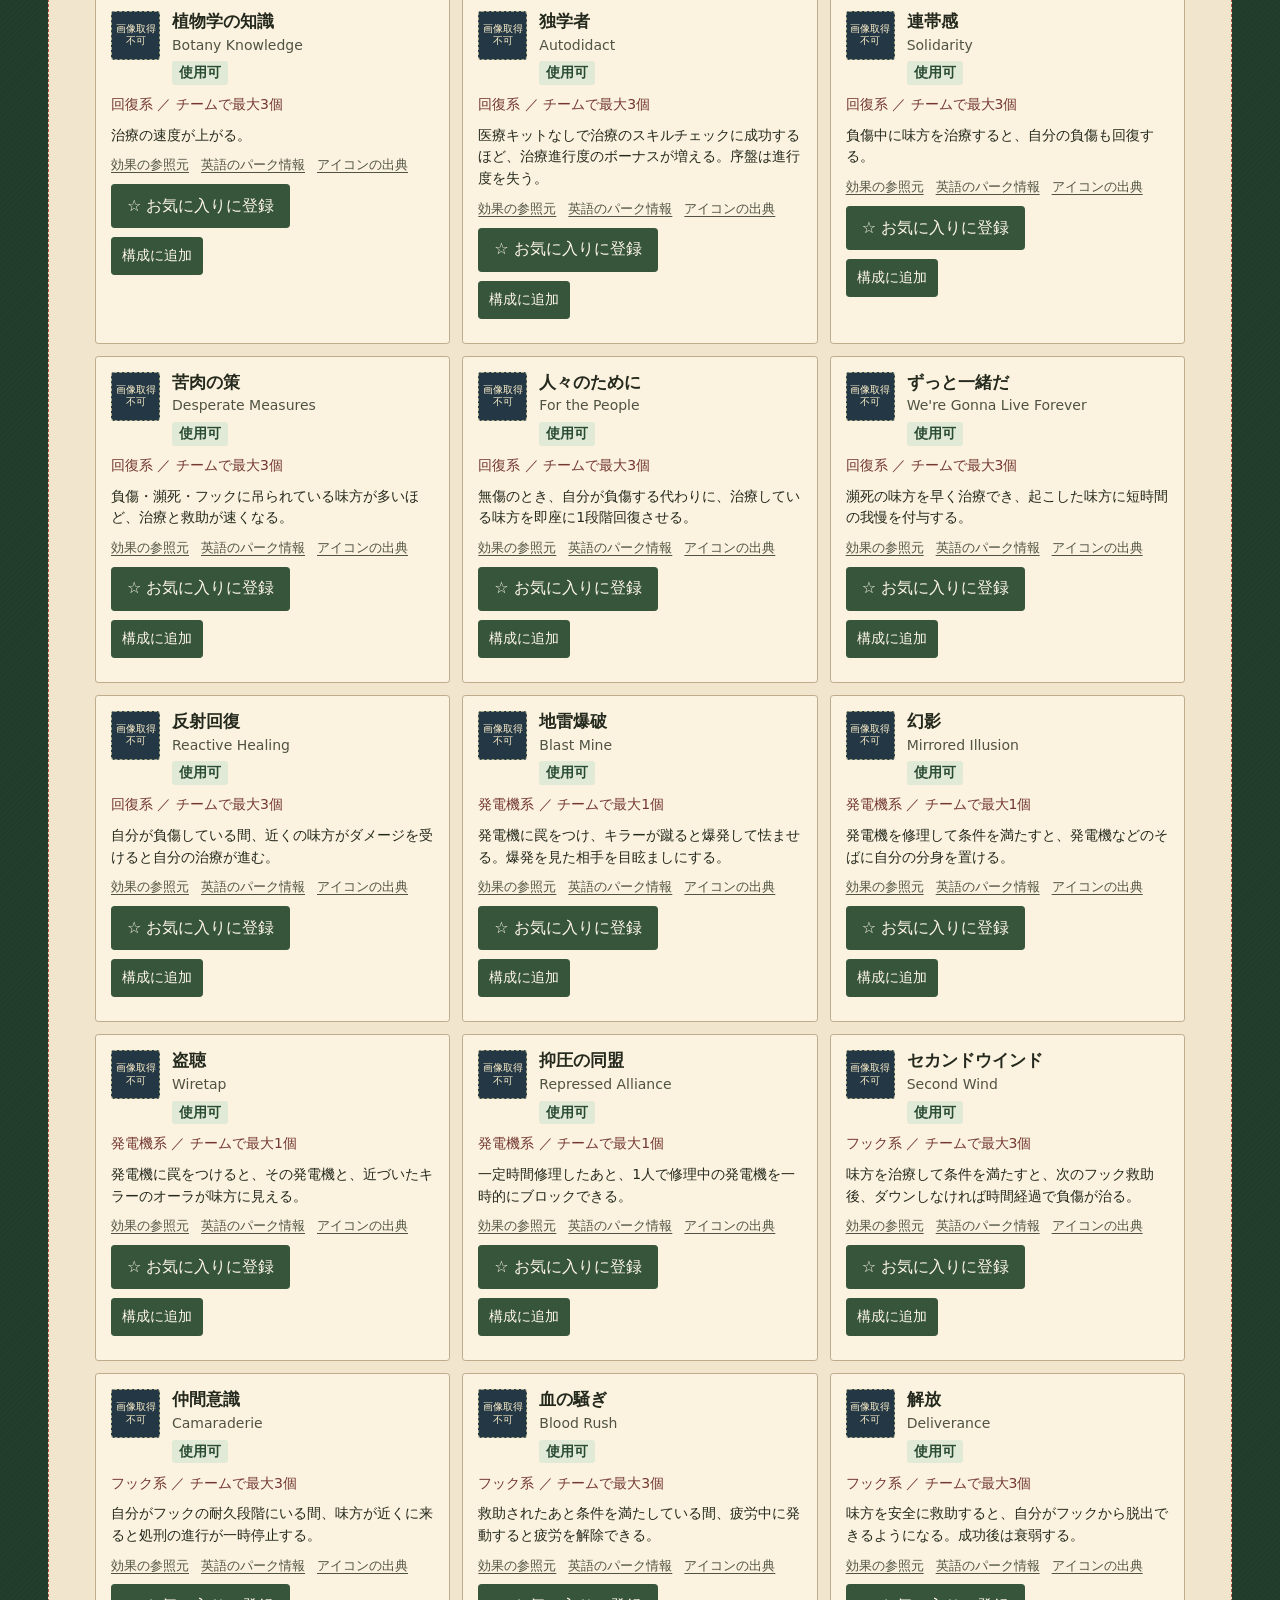
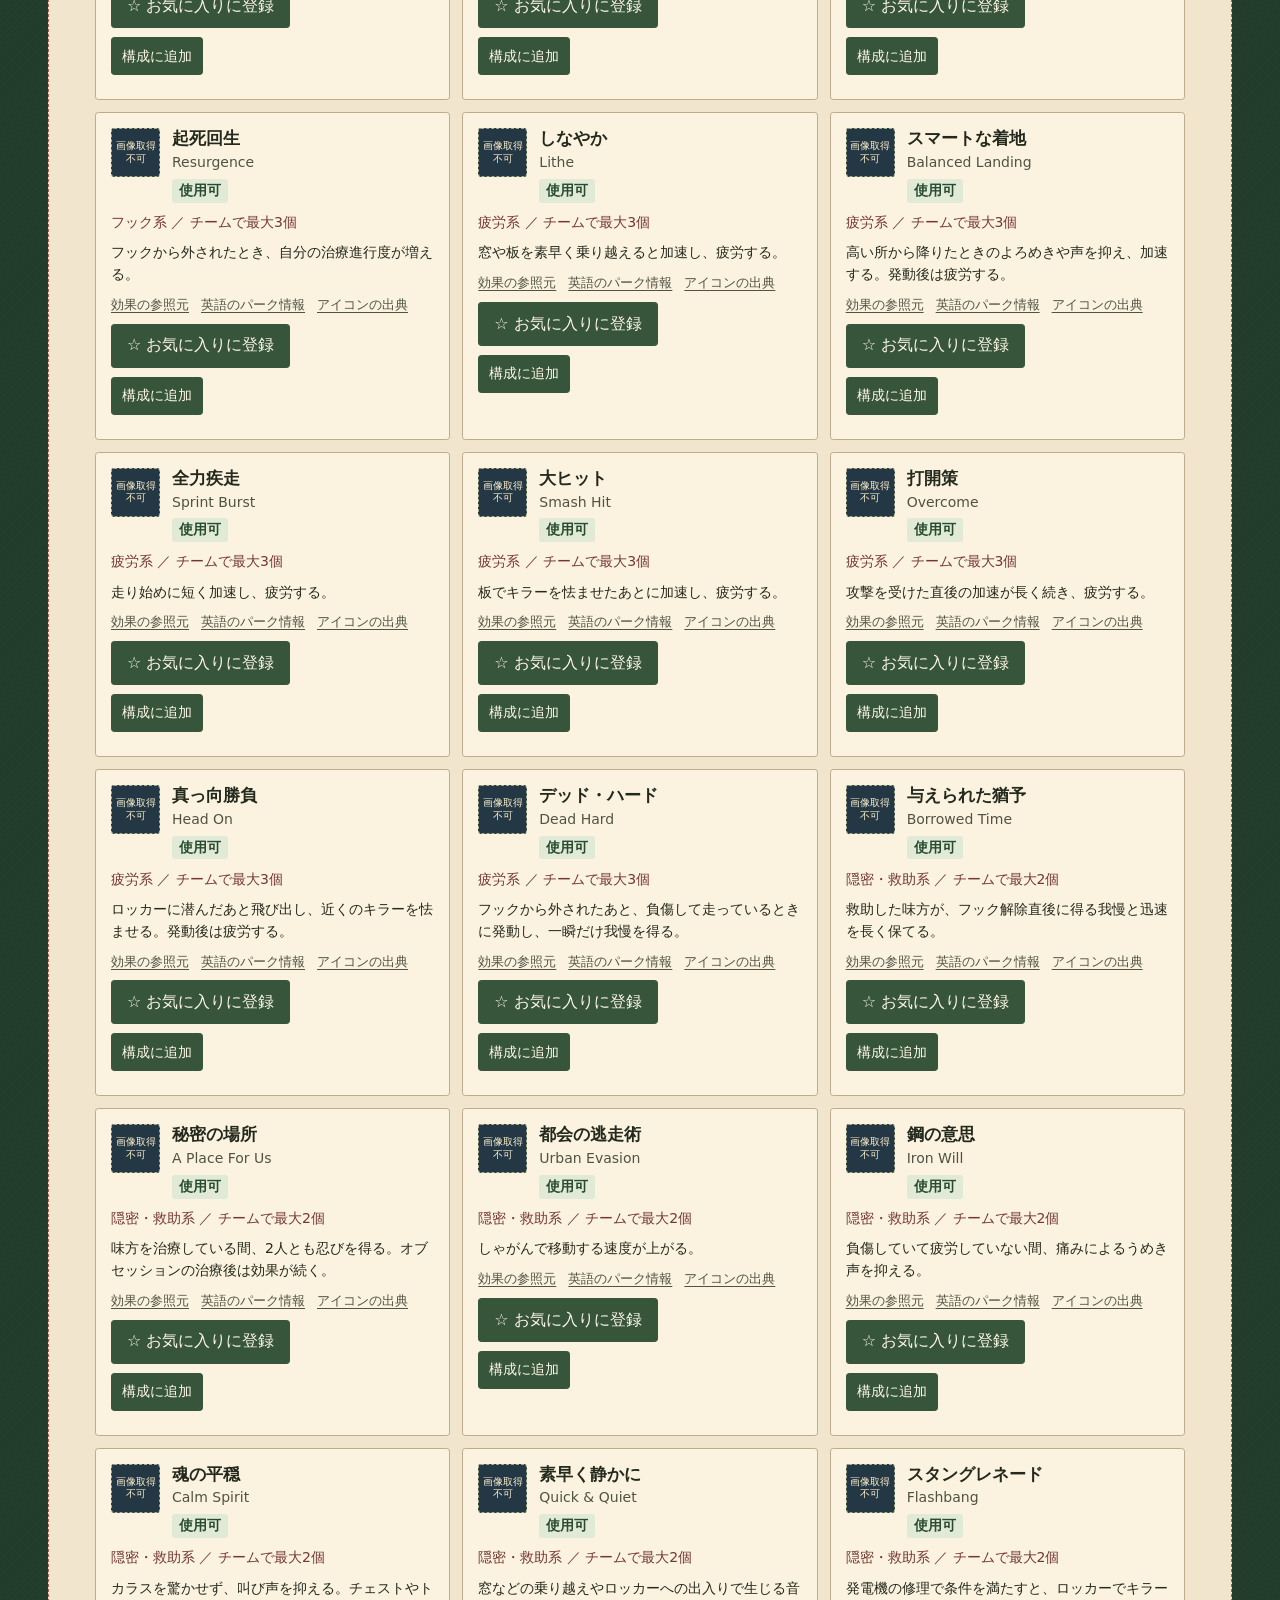
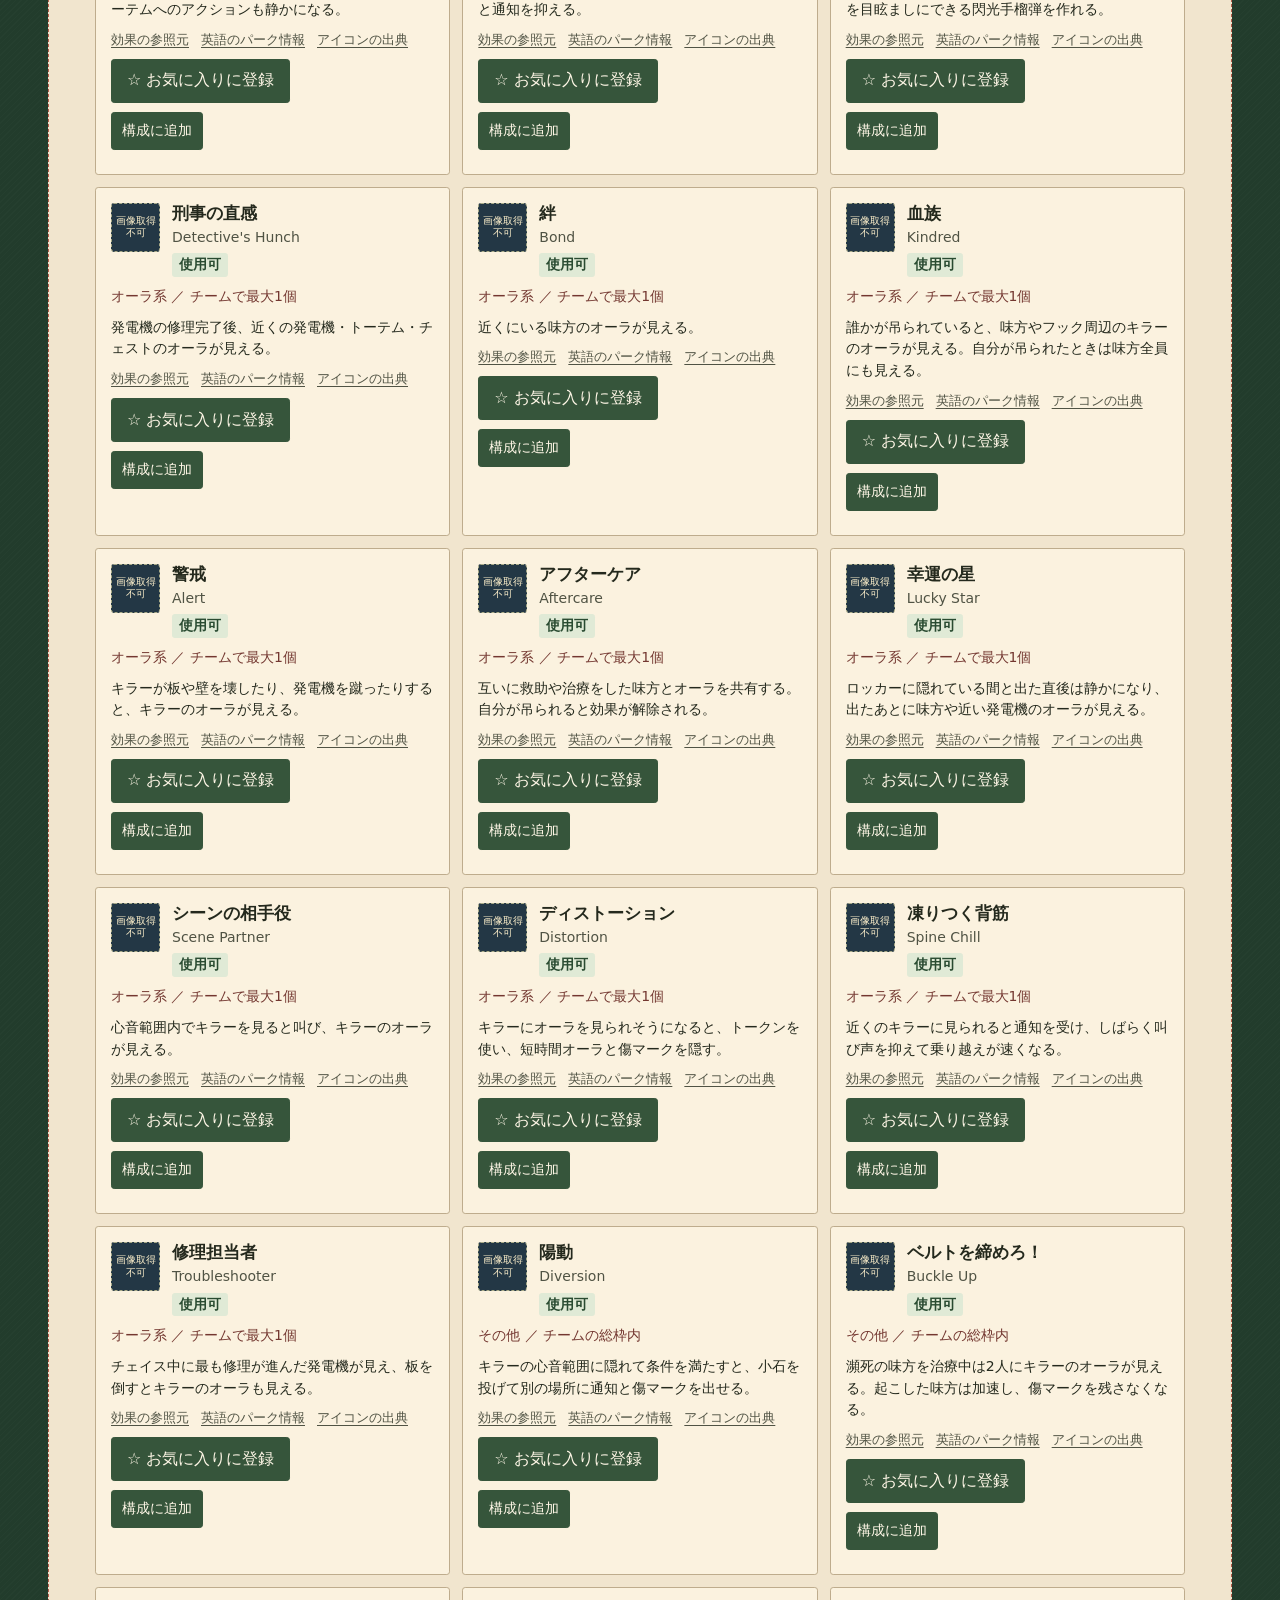
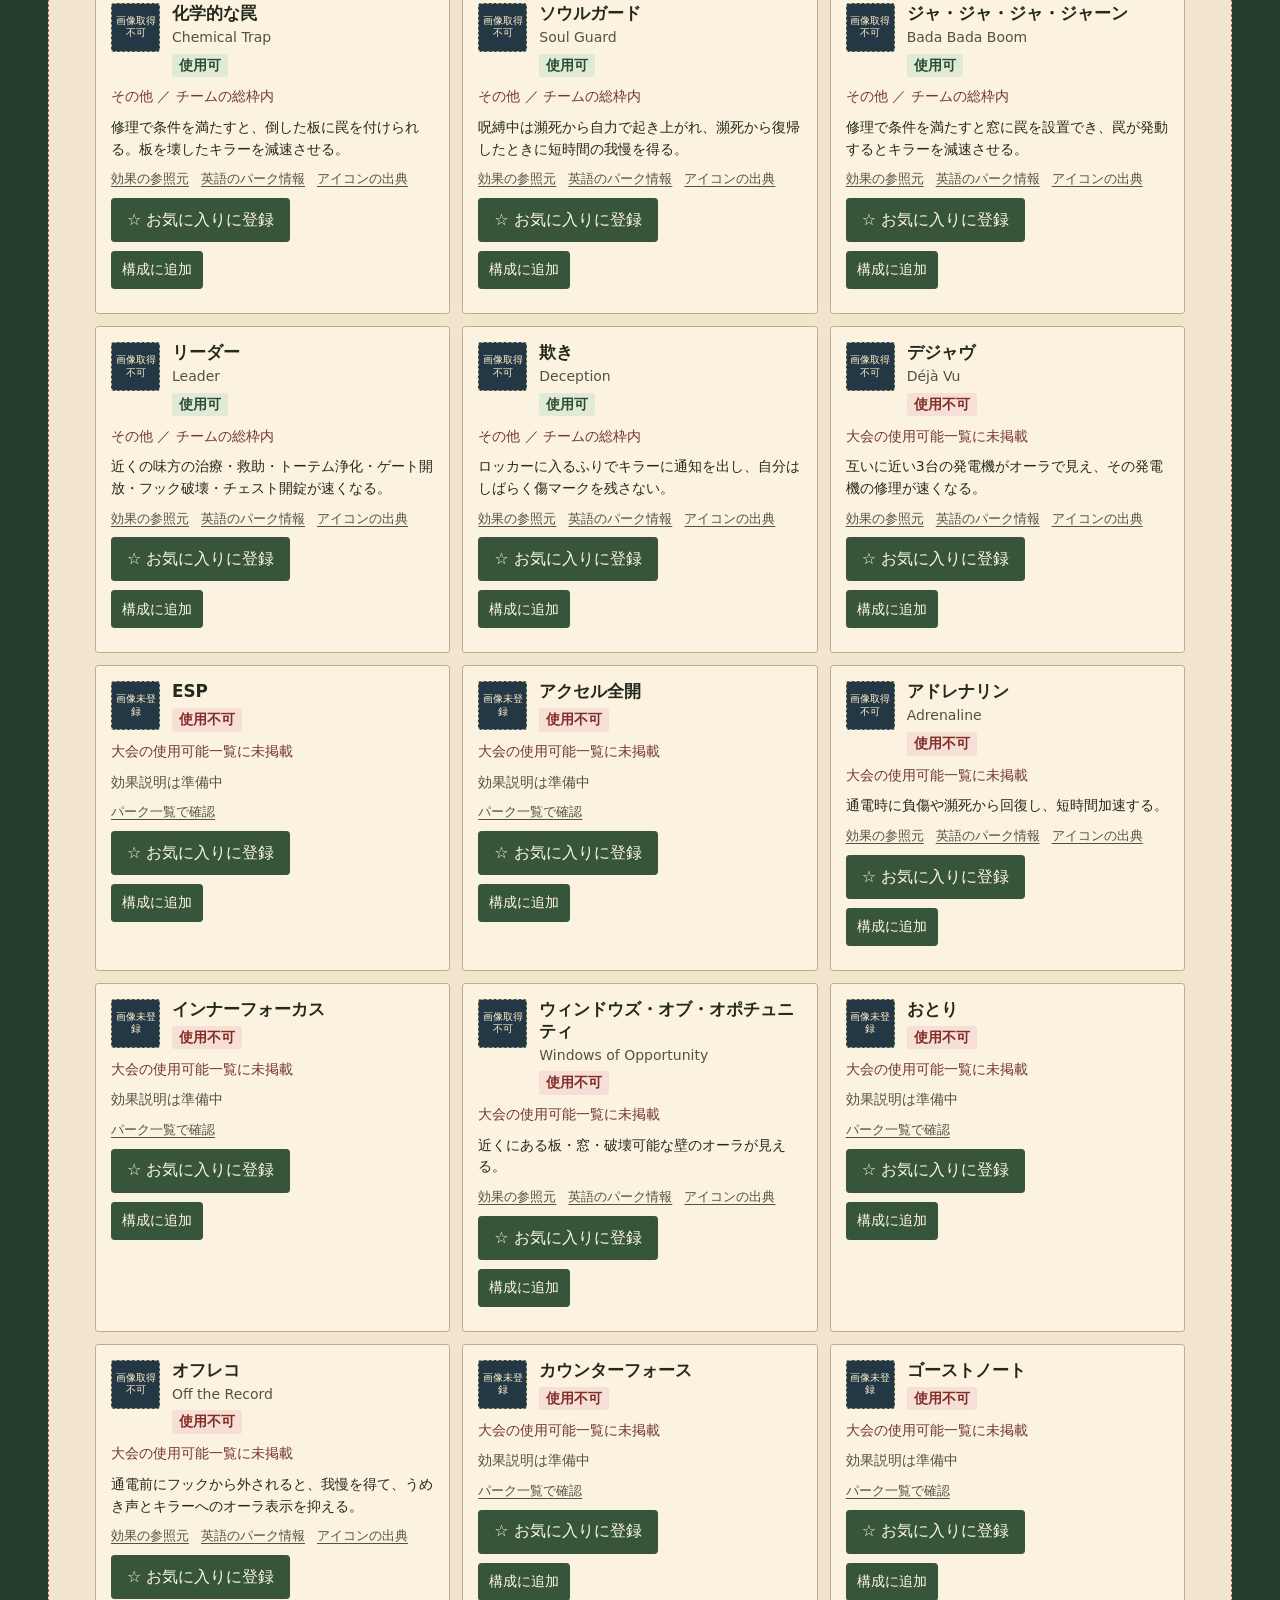
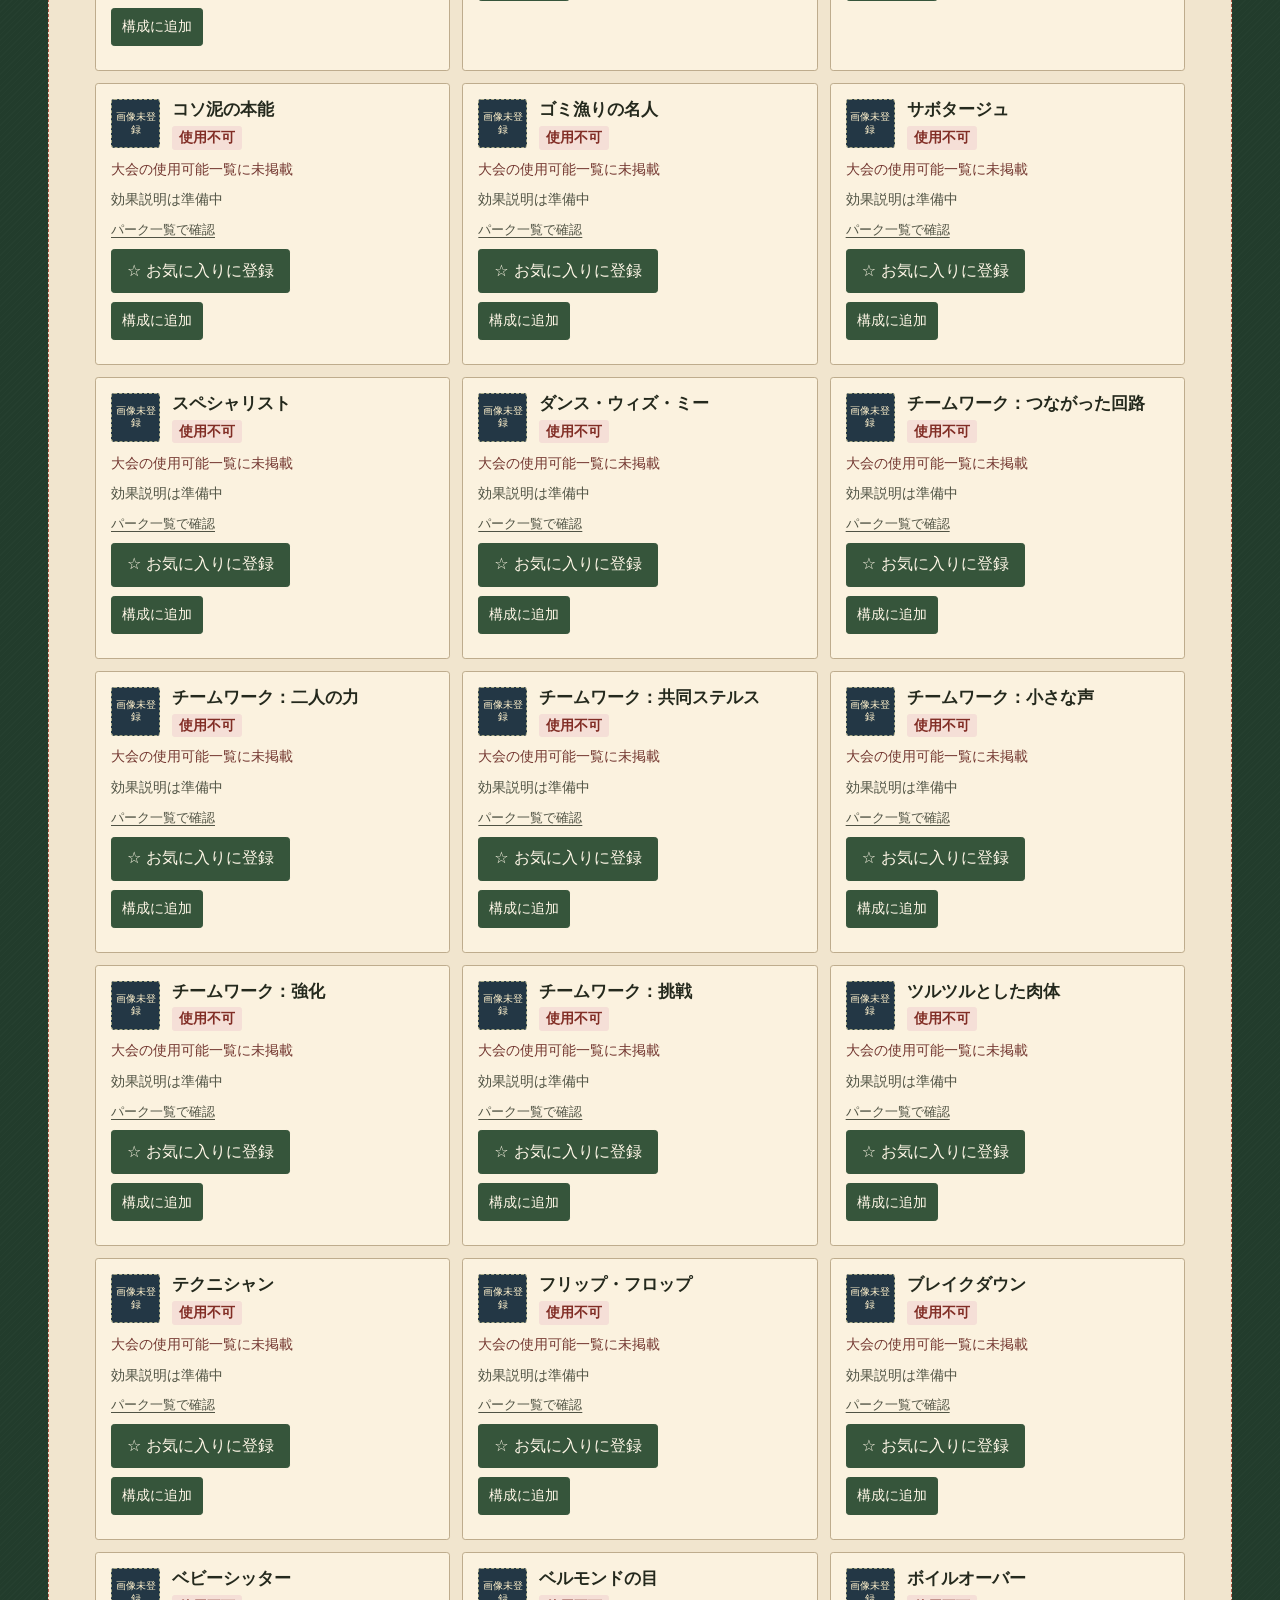
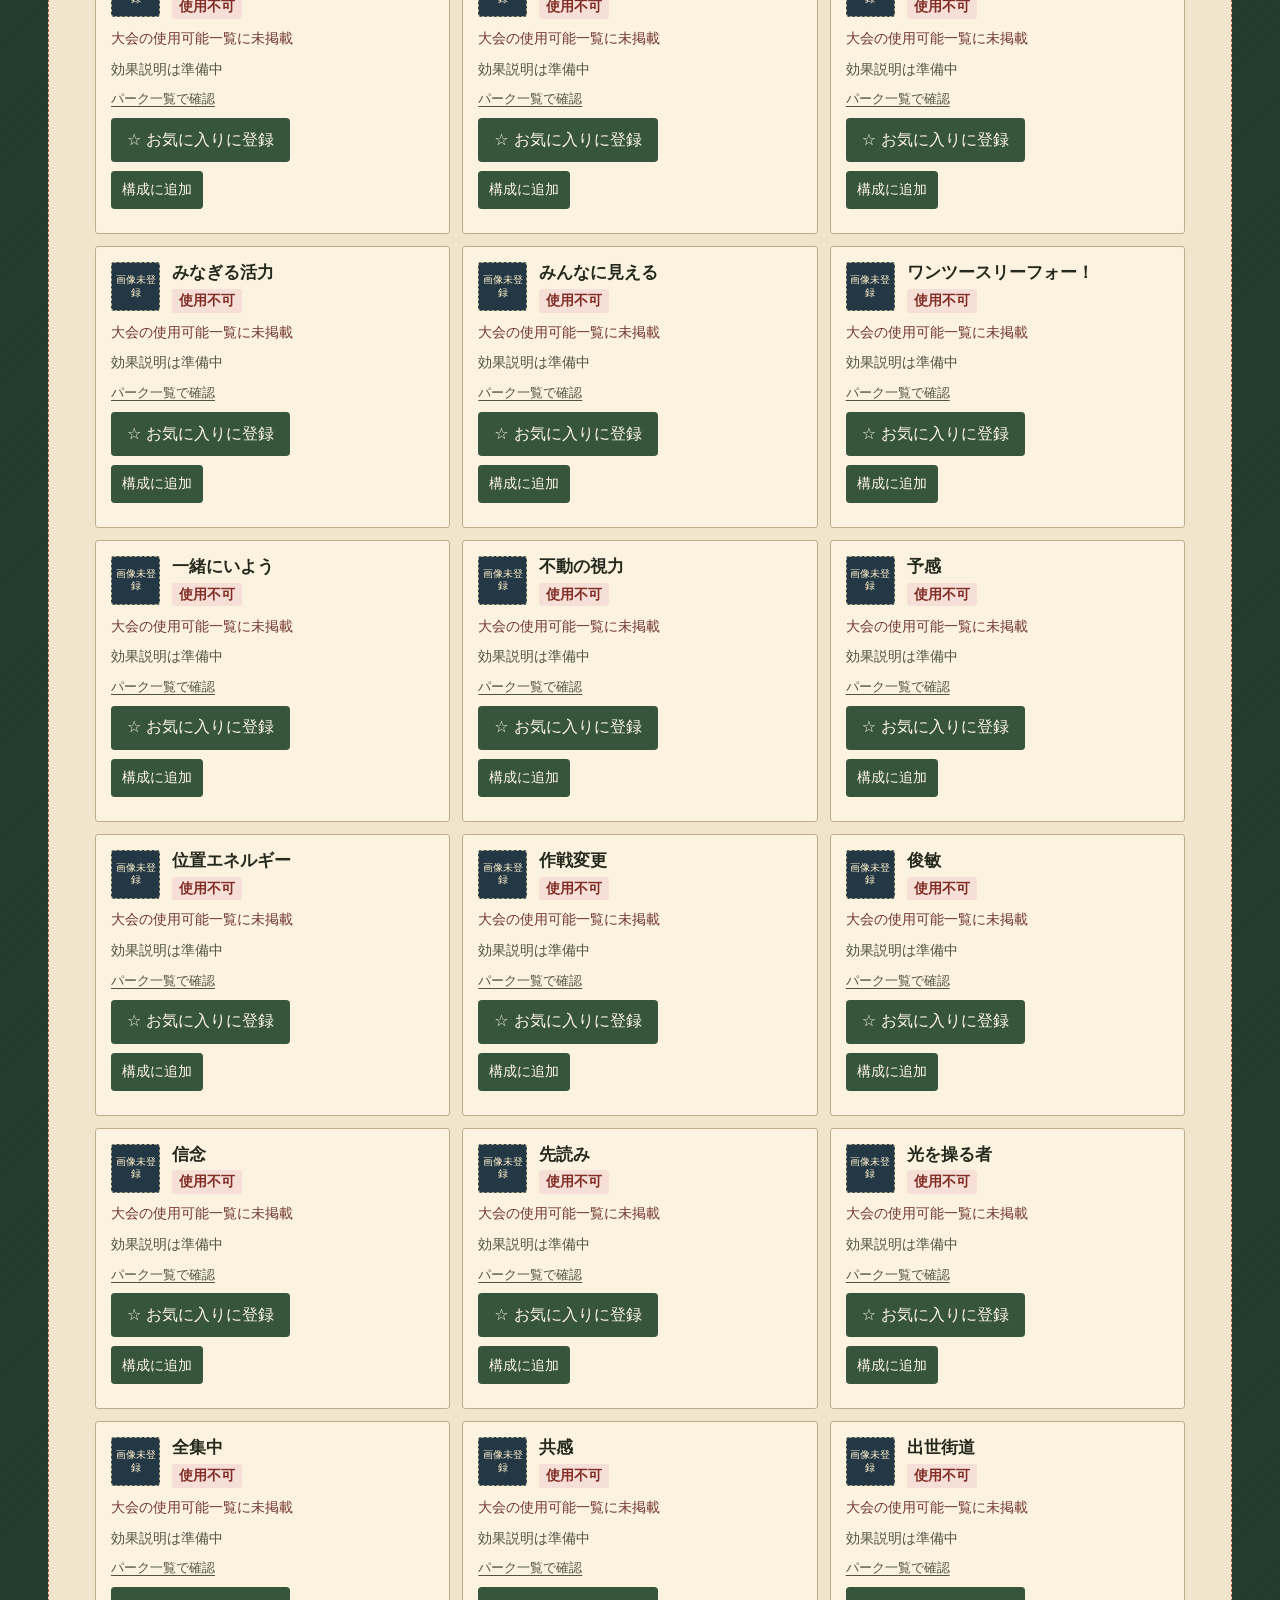
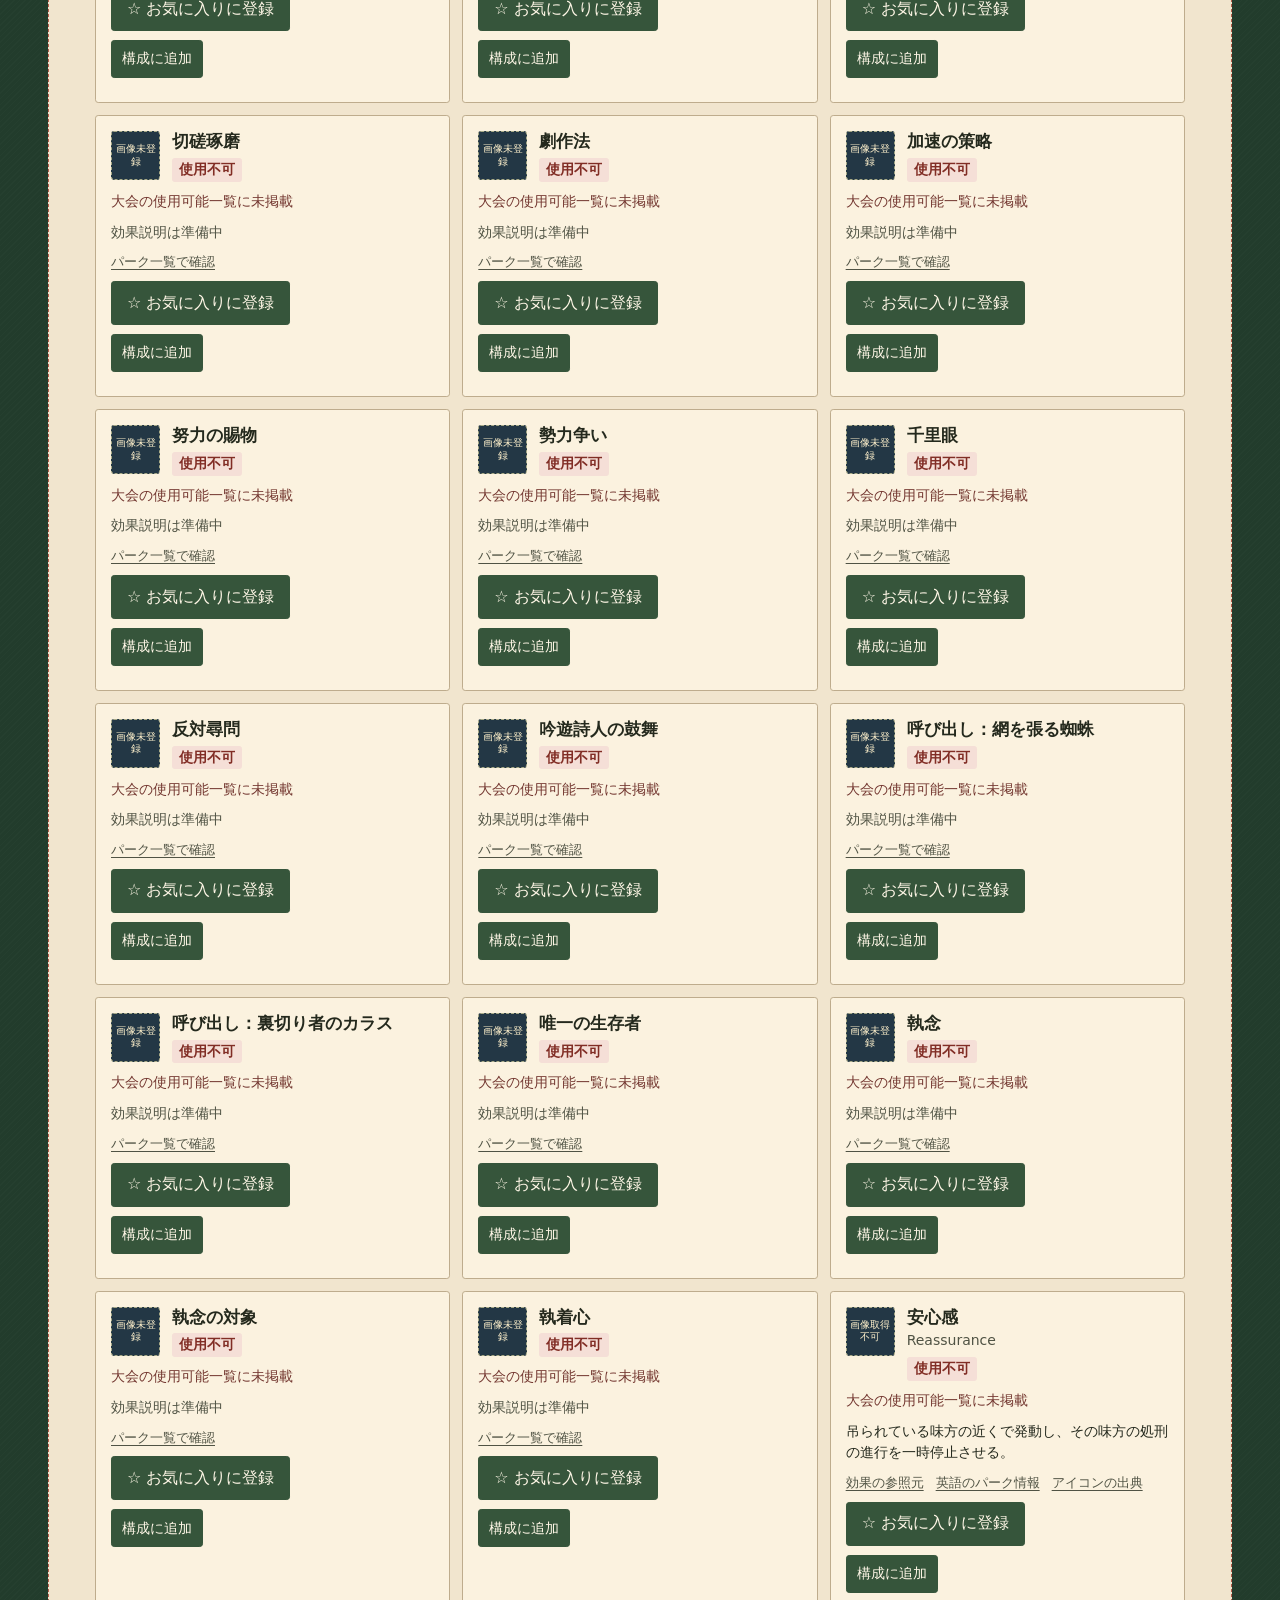
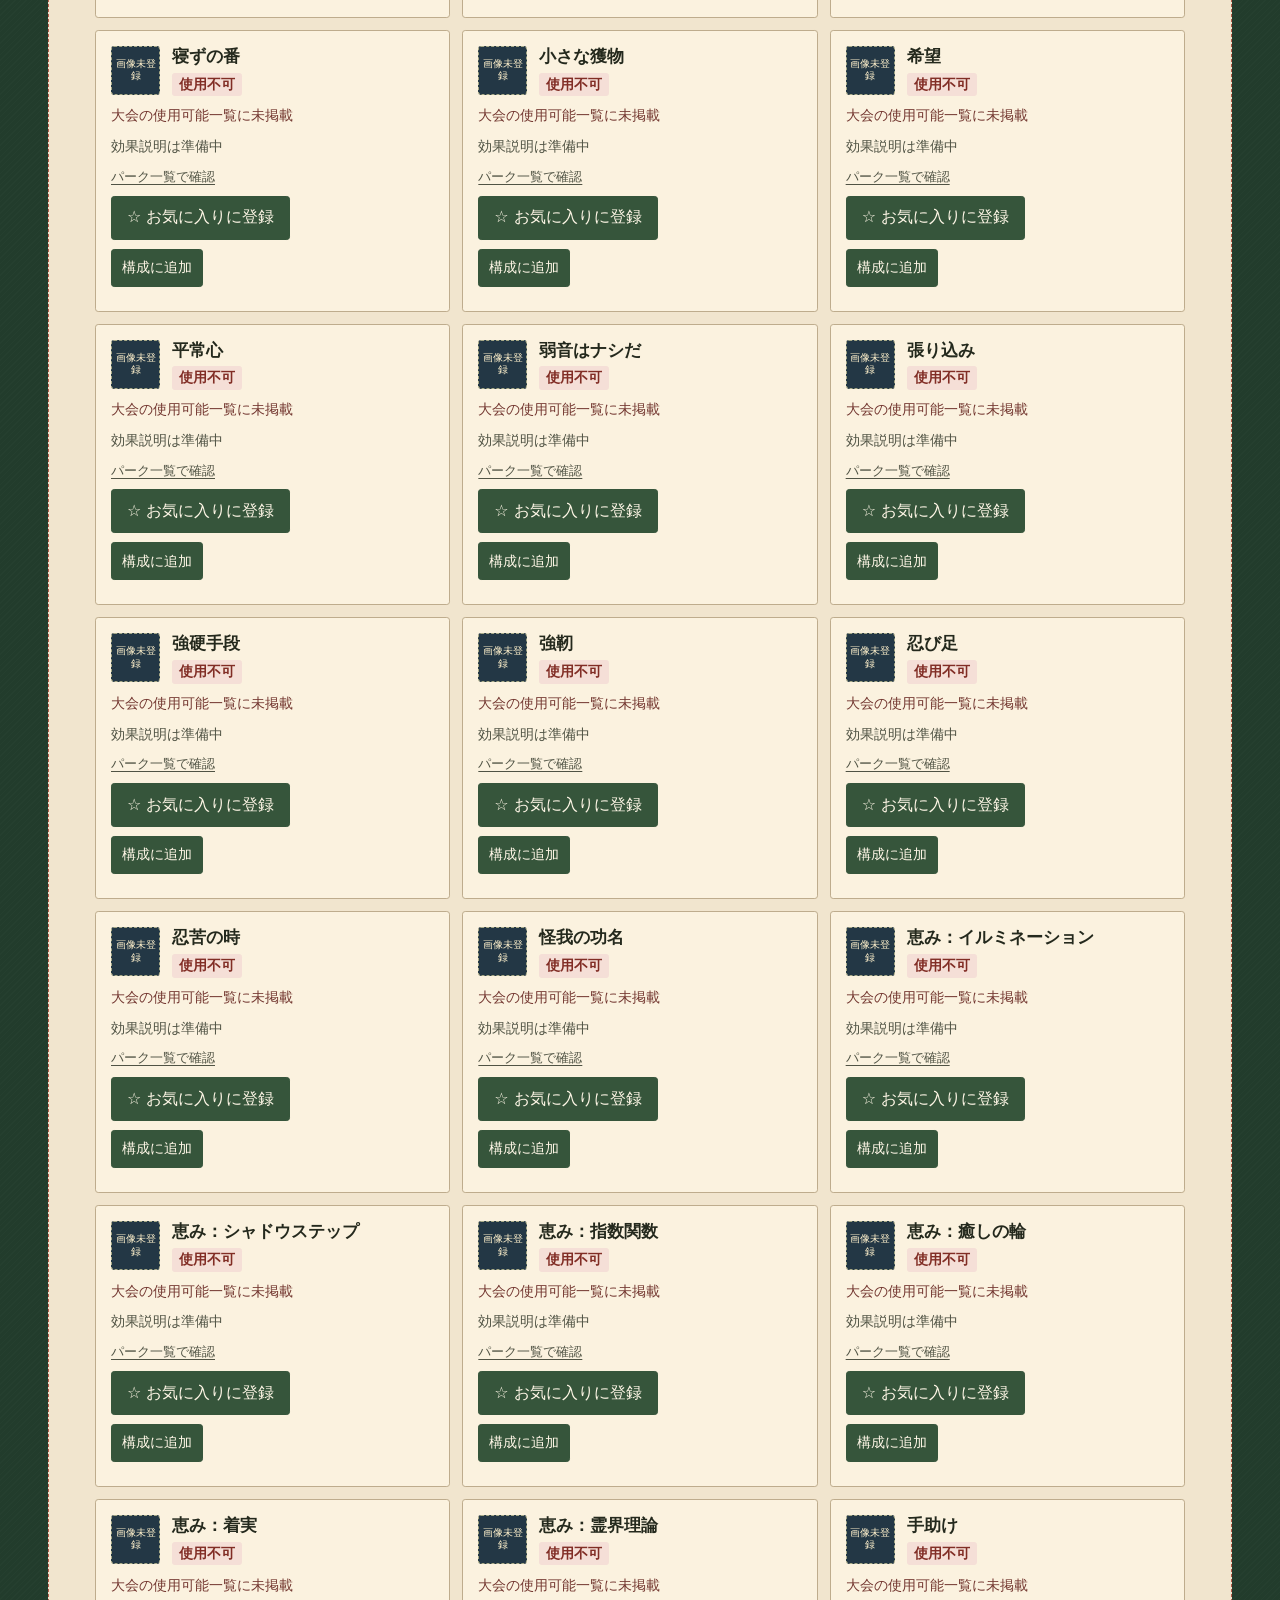
<file: web/perk-search.html>
<!doctype html>
<html lang="ja" data-theme="good-guy-cup">
<head>
<meta charset="utf-8">
<meta name="viewport" content="width=device-width, initial-scale=1">
<title>パーク検索 | ふろぐ Good Guy Cup</title>
<link rel="icon" href="./favicon-32.png" type="image/png">
<style>
  :root{color-scheme:dark;--bg:#131915;--panel:#1a221c;--card:#1b251e;--line:#354639;--text:#f0f2e9;--muted:#b4c1b5;--accent:#c9e8a3;--warm:#ecd2a8;--danger:#fac5b8;font:16px/1.55 system-ui,"Yu Gothic UI",Meiryo,sans-serif}
  *,*::before,*::after{box-sizing:border-box}
  body{margin:0;background:var(--bg);color:var(--text)}
  button,input,select{font:inherit;color:inherit}
  button,select{cursor:pointer}
  a{color:var(--accent);text-underline-offset:.25em}
  :focus-visible{outline:2px solid var(--accent);outline-offset:3px}
  .shell{width:min(1090px,calc(100% - 48px));margin-inline:auto}
  .top{border-bottom:1px solid var(--line);background:#161e18}
  .top .shell{display:flex;justify-content:space-between;align-items:center;gap:12px;padding-block:14px}
  .brand{display:flex;align-items:center;gap:12px;font-weight:750;font-size:.95rem}
  .mark{display:grid;place-items:center;width:31px;height:31px;border:1px dashed #7a9562;border-radius:8px;background:#2e3d2a;color:var(--accent);font-weight:800}
  .preview{font-size:.875rem;color:var(--muted)}
  .tournament-nav{display:flex;flex-wrap:wrap;gap:8px 16px;font-size:.875rem}
  .hero{background:#202e23;border-bottom:1px solid var(--line)}
  .hero .shell{position:relative;isolation:isolate;padding-block:43px 45px;overflow:hidden}
  .hero .shell::after{content:"";position:absolute;z-index:-1;right:38px;top:-102px;width:285px;height:284px;transform:rotate(29deg);border:2px dashed #6e8a60;border-radius:34px;background:repeating-linear-gradient(90deg,#2c3c2b 0 40px,#324730 40px 80px);box-shadow:0 0 0 12px #2a3b2b;opacity:.68;pointer-events:none}
  h1,h2,h3,p{margin:0}
  h1{font-size:clamp(2.25rem,5vw,3.85rem);font-weight:850;line-height:1.12;letter-spacing:.04em}
  .hero p{margin-top:13px;color:#d2ddcb;max-width:35rem}
  main{padding-block:25px 46px}
  .filters{display:grid;gap:17px;padding:20px;background:var(--panel);border:1px solid var(--line);border-radius:16px}
  .settings,.search-row{display:flex;align-items:end;gap:16px;flex-wrap:wrap}
  fieldset{border:0;padding:0;margin:0;min-inline-size:0}
  legend,.field>span{display:block;padding:0;margin-bottom:6px;color:var(--muted);font-weight:650;font-size:.875rem}
  .choices{display:flex;gap:4px;padding:4px;background:#121913;border:1px solid var(--line);border-radius:10px}
  .choices label{position:relative;cursor:pointer}
  .choices input{position:absolute;opacity:0;inset:0;margin:0;cursor:pointer}
  .choices span{display:block;padding:7px 13px;border-radius:6px;white-space:nowrap;font-size:.95rem}
  .choices input:checked+span{color:#152115;background:var(--accent);font-weight:750}
  .choices input:focus-visible+span{outline:2px solid var(--accent);outline-offset:2px}
  .search-row{align-items:end}
  .search-field{flex:2.4 1 290px}
  .select-field{flex:1 1 120px;min-width:110px}
  input[type=search],select,.clear{min-height:44px;border:1px solid var(--line);border-radius:8px;background:#121913;padding:8px 11px}
  input[type=search],select{width:100%}
  input::placeholder{color:#97a698}
  select{appearance:none;padding-right:31px;background-image:linear-gradient(45deg,transparent 50%,#aab8a7 50%),linear-gradient(135deg,#aab8a7 50%,transparent 50%);background-position:calc(100% - 15px) 19px,calc(100% - 10px) 19px;background-size:5px 5px;background-repeat:no-repeat}
  .clear{padding-inline:15px;color:var(--warm)}
  .clear:hover{background:#2c362b}
  .addition-filters{display:flex;flex-wrap:wrap;align-items:end;gap:8px 16px;border-top:1px solid var(--line);padding-top:12px}
  .addition-filters .field{flex:0 1 15rem;min-width:0}
  .addition-toggle{display:flex;align-items:center;gap:8px;min-height:44px;cursor:pointer}
  .addition-toggle input{width:1.15rem;height:1.15rem;margin:0;accent-color:var(--accent)}
  .addition-toggle:has(:disabled){color:var(--muted);cursor:default}
  .addition-status{grid-column:1/-1;font-size:.875rem;color:var(--accent);overflow-wrap:anywhere}
  .addition-status.blocked{color:var(--danger)}
  .filter-note{color:var(--muted);font-size:.875rem}
  .results-heading{display:flex;align-items:baseline;flex-wrap:wrap;gap:10px 16px;margin:25px 0 13px}
  h2{font-size:1.3rem}
  #result-count{color:var(--muted);font-size:.95rem}
  .context{display:flex;gap:8px;flex-wrap:wrap;margin-bottom:16px}
  .context span{border:1px solid var(--line);background:#1a251b;border-radius:7px;padding:5px 10px;color:#d3dfce;font-size:.875rem}
  .grid{list-style:none;margin:0;padding:0;display:grid;grid-template-columns:repeat(3,minmax(0,1fr));gap:12px}
  .card{min-width:0;display:grid;grid-template-columns:49px minmax(0,1fr);align-content:start;gap:9px 12px;padding:15px;border-radius:12px;background:var(--card);border:1px solid var(--line)}
  .media{display:grid;place-items:center;min-width:0;width:49px;height:49px;border:1px dashed #63775f;border-radius:9px;background:#26372a;color:#afc4a9;text-align:center;font-size:.625rem;line-height:1.25}
  .media img{display:block;width:100%;height:100%;object-fit:contain}
  .card h3{font-size:1.05rem;overflow-wrap:anywhere;line-height:1.3}
  .english-name{font-size:.875rem;color:var(--muted);margin-top:2px;overflow-wrap:anywhere}
  .status{display:inline-block;margin-top:5px;padding:1px 7px;border-radius:5px;background:#30442a;color:#d7f1bb;font-size:.875rem;font-weight:700}
  .status.blocked{background:#442e28;color:var(--danger)}
  .category,.effect{grid-column:1/-1;font-size:.875rem}
  .category{color:var(--warm)}
  .effect{color:#dce6d9}
  .effect.pending{color:var(--muted)}
  .perk-sources{grid-column:1/-1;display:flex;flex-wrap:wrap;gap:6px 12px;font-size:.8rem}
  .perk-sources a{color:var(--muted)}
  .empty{border:1px dashed #526654;padding:24px;border-radius:12px;color:var(--muted)}
  .builder{margin-top:18px;padding:20px;background:var(--panel);border:1px solid var(--line);border-radius:16px}
  .builder-head,.players,.builder-controls,.save-row{display:flex;gap:12px;flex-wrap:wrap}
  .builder-head{justify-content:space-between;align-items:center;margin-bottom:10px}
  .builder-state{color:var(--accent);font-weight:700}
  .builder-state.invalid,.violations{color:var(--danger)}
  .violations{margin:0 0 12px;padding-left:1.35em}
  .players{display:grid;grid-template-columns:repeat(4,minmax(0,1fr))}
  .player{display:grid;gap:6px;padding:10px;border:1px solid var(--line);background:#151e17;border-radius:10px}
  .player legend{padding:0 5px;max-width:100%;overflow-wrap:anywhere}
  .player-name input{display:block;width:100%;min-width:0;min-height:44px;border:1px solid var(--line);border-radius:8px;background:var(--bg);padding:8px 11px}
  .violations,.card-feedback{overflow-wrap:anywhere}
  .slot{display:grid;grid-template-columns:1.1em minmax(0,1fr);gap:6px;align-items:center;color:var(--muted);font-size:.875rem}
  .slot select{min-height:37px;padding-block:5px;background-position:calc(100% - 15px) 16px,calc(100% - 10px) 16px}
  .slot select[aria-invalid=true]{border-color:#e7a391;color:var(--danger)}
  .slot-edit-row{display:flex;align-items:center;gap:5px}
  .slot-edit-row .slot{flex:1;min-width:0}
  .slot-tool{padding:4px 7px;min-height:44px}
  .warning-target{padding:4px 0;border:0;background:none;color:inherit;text-align:left;text-decoration:underline;text-underline-offset:.2em}
  .tool-dialog .field{display:block}
  .tool-dialog select{min-width:0}
  .favorite-button{grid-column:1/-1;justify-self:start}
  .favorite-button[aria-pressed=true]{font-weight:750}
  .comparison-dialog{width:min(48rem,calc(100% - 2rem))}
  .comparison-choices{display:grid;gap:8px;grid-template-columns:repeat(2,minmax(0,1fr))}
  .comparison-table{width:100%;border-collapse:collapse;table-layout:fixed;margin-top:12px;font-size:.875rem;overflow-wrap:anywhere}
  .comparison-table th,.comparison-table td{padding:6px;border:1px solid var(--line);text-align:left;vertical-align:top}
  .comparison-table th:first-child{width:29%}
  .comparison-table .changed{background:var(--bg);font-weight:700;color:var(--accent)}
  .comparison-table caption{text-align:left;font-weight:700}
  .builder-controls{margin-top:14px;justify-content:space-between;align-items:end}
  .builder-controls>.field{width:min(100%,235px)}
  .save-row{align-items:end;gap:8px}
  .save-row .field{min-width:145px;flex:1}
  .save-row input,.saved-dialog input{width:100%;min-height:44px;border:1px solid var(--line);border-radius:8px;background:var(--bg);padding:8px 11px}
  .saved-controls{border-top:1px solid var(--line);margin-top:14px;padding-top:13px;display:grid;grid-template-columns:repeat(2,minmax(0,1fr));gap:14px}
  .saved-actions{display:flex;flex-wrap:wrap;gap:8px;margin-top:8px}
  .saved-actions[hidden]{display:none}
  .saved-actions a{align-self:center}
  .saved-actions .clear{min-height:44px}
  .saved-dialog form,.saved-dialog .field{margin-top:12px}
  .saved-dialog .field[hidden]{display:none}
  .saved-dialog p{overflow-wrap:anywhere}
  .saved-dialog .saved-actions{justify-content:flex-end}
  .save-feedback{min-height:1.55em;margin-top:6px;color:var(--muted);overflow-wrap:anywhere;font-size:.875rem}
  .draft-feedback{margin-top:8px;font-size:.875rem;color:var(--muted)}
  .draft-feedback.error{color:var(--danger)}
  .shared-build{margin:0 0 18px;border-color:var(--accent)}
  .shared-build p,.share-controls p{overflow-wrap:anywhere}
  .composition-sheet{margin-top:18px}
  .composition-summary{margin:6px 0 12px;font-weight:650;overflow-wrap:anywhere}
  .composition-players{display:grid;grid-template-columns:repeat(4,minmax(0,1fr));gap:10px;margin:12px 0}
  .composition-players .player{min-width:0;align-content:start;overflow-wrap:anywhere}
  .composition-player-heading{display:flex;flex-wrap:wrap;justify-content:space-between;align-items:baseline;gap:4px 8px}
  .composition-player-heading span{color:var(--muted);font-size:.875rem}
  .composition-slots{display:grid;grid-template-columns:repeat(2,minmax(0,1fr));gap:6px;list-style:none;margin:0;padding:0}
  .composition-slot{position:relative;display:grid;justify-items:center;align-content:center;gap:4px;min-width:0;min-height:88px;padding:8px 4px 4px;border:1px solid var(--line);background:var(--panel);text-align:center;font-size:.875rem;line-height:1.35}
  .composition-slot.invalid{border-color:var(--danger);color:var(--danger)}
  .composition-slot .media{width:42px;height:42px}
  .composition-slot .media[hidden]{display:none}
  .composition-slot-number{position:absolute;top:3px;left:5px;font-size:.75rem;color:var(--muted)}
  .composition-slot-empty{color:var(--muted)}
  @media(max-width:950px){.composition-players{grid-template-columns:repeat(2,minmax(0,1fr))}}
  @media(max-width:565px){.composition-players{grid-template-columns:minmax(0,1fr)}}
  .share-controls{margin-top:16px;padding-top:12px;border-top:1px solid var(--line)}
  .share-controls .filter-note{margin-top:6px}
  .share-controls h3{font-size:1rem}
  #open-share-feedback{color:var(--danger)}
  .add-perk{grid-column:1/-1;justify-self:start;min-height:38px;border:1px solid #5b7255;border-radius:7px;background:#253626;color:var(--accent);padding:5px 10px;font-size:.875rem}
  .add-perk:hover{background:#354b32}
  .mobile-build-nav{display:none}
  .card-feedback{grid-column:1/-1;color:var(--muted);font-size:.875rem}
  .card-undo{grid-column:1/-1;justify-self:start}
  .copy-fallback textarea{display:block;width:100%;min-height:8rem;margin-top:.5rem;padding:.5rem;color:var(--text);background:var(--panel);border:1px solid var(--line);font:inherit}
  .player-picker{width:min(27rem,calc(100% - 2rem));max-height:calc(100% - 2rem);color:var(--text);background:var(--panel);border:1px solid var(--line);border-radius:.35rem;padding:clamp(1rem,4vw,1.5rem)}
  .player-picker::backdrop{background:#111b19b3}
  .player-picker p{margin-top:.45rem;color:var(--muted)}
  .player-picker-options{display:grid;gap:.45rem;margin:1rem 0}
  .player-picker-options button{display:flex;flex-wrap:wrap;justify-content:space-between;align-items:center;gap:.25rem .65rem;min-height:46px;padding:.55rem .75rem;border:1px solid var(--line);border-radius:.2rem;background:var(--bg);text-align:left}
  .player-picker-options button:not(:disabled):hover{border-color:var(--accent)}
  .player-picker-options button:disabled{color:var(--muted);cursor:default}
  .player-picker-options button span:last-child{font-size:.875rem}
  .player-picker-options button span:first-child{min-width:0;overflow-wrap:anywhere}
  footer{border-top:1px solid var(--line);padding:20px 0 28px;color:var(--muted);font-size:.875rem}
  @media(max-width:820px){.grid,.players{grid-template-columns:repeat(2,minmax(0,1fr))}}
  @media(max-width:565px){
    html{scroll-padding-bottom:calc(8.5rem + env(safe-area-inset-bottom,0px))}
    body{padding-bottom:calc(8.5rem + env(safe-area-inset-bottom,0px))}
    .mobile-build-nav{display:grid;gap:6px;position:fixed;z-index:5;inset:auto 0 0;padding:8px max(10px,env(safe-area-inset-right,0px)) calc(8px + env(safe-area-inset-bottom,0px)) max(10px,env(safe-area-inset-left,0px));background:var(--panel);border-top:1px solid var(--line);box-shadow:0 -4px 16px #0002}
    body:has(:is(input[type=search],input[type=text],input:not([type]),textarea):focus) .mobile-build-nav{display:none}
    .mobile-build-meta{display:grid;grid-template-columns:minmax(0,1.2fr) minmax(0,1fr);gap:8px;align-items:end}
    .mobile-build-meta .field>span{margin-bottom:2px}
    .mobile-build-status{font-size:.875rem;line-height:1.3;overflow-wrap:anywhere}
    .mobile-build-status .invalid{color:var(--danger);font-weight:700}
    .mobile-jumps{display:grid;grid-template-columns:repeat(4,minmax(0,1fr));gap:5px}
    .mobile-jumps .clear{justify-self:stretch;padding-inline:4px}
    .add-perk{min-height:44px;padding-inline:12px}
    .slot select{min-height:44px}
    .warning-target{min-height:44px}
    #builder-players{grid-template-columns:minmax(0,1fr)}
    .shell{width:calc(100% - 30px)} .hero .shell{padding-block:31px 34px}
    .hero .shell::after{right:-115px;opacity:.34}
    .settings,.search-row{display:grid;grid-template-columns:repeat(2,minmax(0,1fr));gap:12px}
    .choices span{padding:7px 8px;font-size:.875rem}.search-field{grid-column:1/-1}
    .clear{justify-self:start}.filters{padding:13px;gap:13px}.grid{grid-template-columns:1fr}
    .builder{padding:13px}.saved-controls{grid-template-columns:1fr}
    .saved-actions .clear{flex:1 0 auto}
  }
  @media(max-width:365px){.settings,.players{grid-template-columns:1fr}.choices{width:max-content}}
  .cup-nav{display:none}
  html[data-theme="good-guy-cup"]{
    color-scheme:light;
    --bg:#f1e5ce;--panel:#fbf2df;--card:#fbf2df;--line:#beac8d;
    --text:#24291d;--muted:#505344;--accent:#36553b;--warm:#733730;--danger:#812d25;
    --navy:#233745;--cream:#fff1cc;--stitch:#b55a49;
  }
  [data-theme="good-guy-cup"] body{
    background:#223c2c repeating-linear-gradient(135deg,#ffffff04 0 1px,transparent 1px 4px);
  }
  [data-theme="good-guy-cup"] .site-frame{
    max-width:74rem;margin:1.5rem auto;padding-bottom:1rem;
    border:1px dashed var(--stitch);background:var(--bg);
  }
  [data-theme="good-guy-cup"] .site-frame::before{
    content:"";display:block;height:.65rem;
    background:repeating-linear-gradient(90deg,#b5a176 0 1rem,#8e3831 1rem 2rem,#334958 2rem 3rem,#e0cc9d 3rem 4rem,#38604c 4rem 5rem);
  }
  [data-theme="good-guy-cup"] .top{background:transparent;border:0}
  [data-theme="good-guy-cup"] .top .shell{display:block;padding-block:1rem}
  [data-theme="good-guy-cup"] .brand,
  [data-theme="good-guy-cup"] .tournament-nav{display:none}
  [data-theme="good-guy-cup"] .cup-nav{display:flex;flex-wrap:wrap;gap:.45rem}
  .cup-nav a{
    display:inline-flex;align-items:center;min-height:2.75rem;padding:.35rem .7rem;
    border:1px solid #a8aa88;border-radius:.2rem;background:var(--navy);color:var(--cream);
    font-size:.9rem;font-weight:700;text-decoration:none;
  }
  .cup-nav a:hover,.cup-nav a[aria-current=page]{background:var(--panel);color:var(--text);border-color:var(--line)}
  [data-theme="good-guy-cup"] .hero{
    width:min(1090px,calc(100% - 48px));margin-inline:auto;
    background:var(--navy);color:var(--cream);border:1px dashed var(--stitch);
  }
  [data-theme="good-guy-cup"] .hero .shell{width:auto;padding:clamp(1.25rem,4vw,3rem)}
  [data-theme="good-guy-cup"] .hero .shell::after{content:none}
  [data-theme="good-guy-cup"] h1{font-size:clamp(1.85rem,5vw,3rem);letter-spacing:normal}
  [data-theme="good-guy-cup"] .hero p{color:#f5dfaa}
  [data-theme="good-guy-cup"] :focus-visible{outline-color:#95443a}
  [data-theme="good-guy-cup"] :is(.filters,.builder,.card,.player,.choices,input,select,.clear,.context span,.empty,.add-perk,.status){border-radius:.2rem}
  [data-theme="good-guy-cup"] :is(input[type=search],select,.save-row input,.saved-dialog input,.player-name input){background-color:#fffbef}
  [data-theme="good-guy-cup"] input::placeholder{color:#645f51}
  [data-theme="good-guy-cup"] .choices{background:#efe3c9}
  [data-theme="good-guy-cup"] .choices input:checked+span{background:var(--accent);color:#fff7e7}
  [data-theme="good-guy-cup"] .choices input:focus-visible+span{outline-color:#95443a}
  [data-theme="good-guy-cup"] :is(.clear,.add-perk){background:var(--accent);color:#fff7e7;border-color:var(--accent)}
  [data-theme="good-guy-cup"] :is(.clear,.add-perk):hover{background:#27432c}
  [data-theme="good-guy-cup"] button:disabled{opacity:.6;cursor:default}
  [data-theme="good-guy-cup"] .context span{background:var(--navy);color:var(--cream);border-color:var(--navy)}
  [data-theme="good-guy-cup"] .player{background:#f5e9d0}
  [data-theme="good-guy-cup"] .slot select[aria-invalid=true]{border-color:#b55a49}
  [data-theme="good-guy-cup"] .media{background:var(--navy);color:var(--cream);border-color:#a8aa88;border-radius:.2rem}
  [data-theme="good-guy-cup"] .status{background:#e0ead6;color:#294b31}
  [data-theme="good-guy-cup"] .status.blocked{background:#f5dfd7;color:var(--danger)}
  [data-theme="good-guy-cup"] .effect{color:var(--text)}
  [data-theme="good-guy-cup"] .effect.pending{color:var(--muted)}
  [data-theme="good-guy-cup"] .results-heading h2{padding-left:.6rem;border-left:.35rem solid #95443a}
  @media(max-width:43rem){[data-theme="good-guy-cup"] .site-frame{margin:.55rem}}
  @media(max-width:565px){[data-theme="good-guy-cup"] .hero{width:calc(100% - 30px)}}
</style>
</head>
<body><div class="site-frame">
<header class="top"><div class="shell">
  <div class="brand"><span class="mark" aria-hidden="true">ふ</span><span>ふろぐ Good Guy Cup</span></div>
  <nav class="tournament-nav" aria-label="大会サイト">
    <a href="https://soradbdkkp-lang.github.io/frog-good-guy-cup/">大会概要</a>
    <a href="https://soradbdkkp-lang.github.io/frog-good-guy-cup/perk-rules.html#perk-rules">サバイバー制限</a>
    <a href="https://soradbdkkp-lang.github.io/frog-good-guy-cup/killer-rules.html#killer-perks">キラー制限</a>
  </nav>
  <nav class="cup-nav" aria-label="大会サイトのページ">
    <a href="./index.html">大会概要</a><a href="./game-rules.html">大会ルール</a>
    <a href="./perk-rules.html">サバイバー制限</a><a href="./killer-rules.html">キラー制限</a>
    <a href="./perk-search.html" aria-current="page">パーク検索</a><a href="./ranking.html">順位決定方法</a>
    <a href="./prizes.html">賞金</a><a href="./entry-guide.html">応募</a>
  </nav>
</div></header>
<section class="hero"><div class="shell">
  <h1>パーク検索</h1>
  <p>名前や効果からパークを探し、マップ区分ごとの使用可否と制限を確認できます。</p>
</div></section>
<main class="shell">
  <section class="builder shared-build" id="shared-build" aria-labelledby="shared-build-title" hidden>
    <h2 id="shared-build-title" tabindex="-1">共有された構成</h2>
    <p class="composition-summary" id="shared-summary" role="status"></p>
    <p class="filter-note" id="shared-version" hidden></p>
    <div class="composition-players" id="shared-players"></div>
    <ul class="violations" id="shared-violations" hidden></ul>
    <div class="saved-actions">
      <button class="clear" type="button" id="copy-shared-build" hidden>コピーして編集</button>
      <button class="clear" type="button" id="dismiss-shared-build">編集中の構成に戻る</button>
    </div>
    <div class="saved-actions" id="shared-png-controls" hidden>
      <button class="clear" type="button" id="save-shared-png">PNGで保存</button>
      <a id="shared-png-link" target="_blank" rel="noopener" hidden>PNGを開く／保存</a>
    </div>
    <p class="filter-note" id="shared-png-status" role="status"></p>
  </section>
  <form class="filters" id="filters" aria-label="検索条件">
    <div class="settings">
      <fieldset><legend>役割</legend><div class="choices">
        <label><input type="radio" name="role" value="survivor" checked><span>サバイバー</span></label>
        <label><input type="radio" name="role" value="killer"><span>チャッキー</span></label>
      </div></fieldset>
      <fieldset><legend>マップ区分</legend><div class="choices">
        <label><input type="radio" name="map" value="indoor" checked><span>室内</span></label>
        <label><input type="radio" name="map" value="outdoor"><span>屋外</span></label>
      </div></fieldset>
    </div>
    <div class="search-row">
      <label class="field search-field"><span>キーワード</span><input type="search" id="perk-query" name="query" placeholder="例　デッハ、自己治療、Dead Hard" autocomplete="off"></label>
      <label class="field select-field"><span>制限カテゴリ</span><select name="category"></select></label>
      <label class="field select-field"><span>大会ルールの使用可否</span><select name="availability">
        <option value="">すべて</option><option value="allowed">使用可のみ</option><option value="blocked">使用不可のみ</option>
      </select></label>
      <button type="button" class="clear" id="clear">絞り込み解除</button>
    </div>
    <div class="addition-filters">
      <label class="field"><span>追加先の選手</span><select name="addition-player"></select></label>
      <label class="addition-toggle"><input type="checkbox" name="only-addable" disabled>追加可能なパークのみ</label>
      <label class="addition-toggle"><input type="checkbox" name="favorites-only">お気に入りのみ</label>
    </div>
    <p class="filter-note" id="favorite-feedback" role="status"></p>
    <p class="filter-note" id="catalog-note"></p>
  </form>
  <section class="builder" id="builder" aria-labelledby="builder-title">
    <div class="builder-head"><h2 id="builder-title" tabindex="-1">パーク構成</h2><p class="builder-state" id="builder-state" role="status"></p></div>
    <button class="clear" type="button" id="view-composition-sheet">構成表を見る</button>
    <div class="context" id="builder-counts" aria-label="現在の使用枠"></div>
    <ul class="violations" id="builder-violations" aria-label="構成の違反" hidden></ul>
    <div class="players" id="builder-players"></div>
    <div class="builder-controls">
      <a href="#results-title">検索結果を見る</a>
      <button class="clear" type="button" id="copy-map-build" disabled></button>
      <button class="clear" type="button" id="copy-build" disabled>Discord用にコピー</button>
    </div>
    <label class="copy-fallback" id="copy-fallback" hidden>コピー用の構成テキスト
      <textarea id="copy-text" readonly></textarea>
    </label>
    <section class="share-controls" aria-labelledby="share-controls-title">
      <h3 id="share-controls-title" tabindex="-1">URL共有</h3>
      <div class="saved-actions">
        <button class="clear" type="button" id="copy-share-url" aria-describedby="share-note" disabled>リンクをコピー</button>
        <button class="clear" type="button" id="open-shared-build">共有構成を開く</button>
      </div>
      <p class="filter-note" id="share-note">リンクを知っている人は、パーク構成と入力した選手名を閲覧できます。</p>
      <p class="filter-note" id="share-feedback" role="status"></p>
      <label class="copy-fallback" id="share-fallback" hidden>コピー用の共有URL<textarea id="share-url" readonly></textarea></label>
    </section>
    <div class="saved-controls">
      <form class="save-row" id="save-form">
        <label class="field"><span>保存名</span><input id="build-name" maxlength="50" required placeholder="例　屋外用"></label>
        <button type="submit" class="clear">新規保存</button>
      </form>
      <form class="save-row" id="load-form">
        <label class="field"><span>保存済みの構成</span><select id="saved-builds"></select></label>
        <button type="submit" class="clear" id="load-build" disabled>開く</button>
      </form>
    </div>
    <div class="saved-actions" role="group" aria-label="選択した保存済み構成の操作">
      <button type="button" class="clear" data-saved-action="rename" disabled>名前変更</button>
      <button type="button" class="clear" data-saved-action="overwrite" disabled>上書き保存</button>
      <button type="button" class="clear" data-saved-action="duplicate" disabled>複製</button>
      <button type="button" class="clear" data-saved-action="delete" disabled>削除</button>
      <button type="button" class="clear" id="compare-saved" disabled>保存構成を比較</button>
    </div>
    <div class="saved-actions" role="group" aria-label="編集中の構成の操作">
      <button type="button" class="clear" id="clear-draft" disabled>編集中の構成を全消去</button>
      <button type="button" class="clear" id="undo-clear-draft" hidden>全消去を取り消す</button>
    </div>
    <p class="draft-feedback" id="draft-feedback" role="status"></p>
    <p class="save-feedback" id="save-feedback" role="status"></p>
  </section>
  <section class="builder composition-sheet" id="composition-sheet" aria-labelledby="composition-sheet-title">
    <h2 id="composition-sheet-title" tabindex="-1">編集中の構成表</h2>
    <p class="composition-summary" id="composition-summary"></p>
    <div class="composition-players" id="composition-players"></div>
    <ul class="violations" id="composition-violations" aria-label="構成表の違反" hidden></ul>
    <div class="saved-actions">
      <button class="clear" type="button" id="save-composition-png" disabled>PNGで保存</button>
      <a id="composition-png-link" target="_blank" rel="noopener" hidden>PNGを開く／保存</a>
    </div>
    <p class="filter-note" id="composition-png-status" role="status"></p>
  </section>
  <section aria-labelledby="results-title">
    <div class="results-heading"><h2 id="results-title" tabindex="-1">検索結果</h2><p id="result-count" role="status" tabindex="-1"></p>
      <button type="button" class="clear" id="filtered-undo" hidden>直前の追加を取り消す</button>
    </div>
    <div class="context" id="context" aria-label="選択中の制限"></div>
    <p class="empty" id="empty" role="status" hidden></p>
    <ul id="results" class="grid"></ul>
  </section>
</main>
<nav class="mobile-build-nav" aria-label="スマホ操作">
  <div class="mobile-build-meta">
    <label class="field"><span>追加先</span><select id="mobile-addition-player"></select></label>
    <div class="mobile-build-status" role="status" aria-atomic="true">
      <p id="mobile-team-capacity"></p><p id="mobile-player-capacity"></p><p id="mobile-rule-status"></p>
    </div>
  </div>
  <div class="mobile-jumps">
    <button type="button" class="clear" data-jump-to="perk-query">検索</button>
    <button type="button" class="clear" data-jump-to="results-title">結果</button>
    <button type="button" class="clear" data-jump-to="builder-title">構成</button>
    <button type="button" class="clear" data-jump-to="share-controls-title">共有</button>
  </div>
</nav>
<dialog class="player-picker" id="player-picker" aria-labelledby="picker-title" aria-describedby="picker-perk picker-warnings">
  <h2 id="picker-title">追加先を選ぶ</h2>
  <p id="picker-perk"></p>
  <ul class="violations" id="picker-warnings" hidden></ul>
  <div class="player-picker-options" id="picker-options"></div>
  <form method="dialog"><button class="clear" type="submit">キャンセル</button></form>
</dialog>
<dialog class="player-picker saved-dialog" id="saved-dialog" aria-labelledby="saved-dialog-title" aria-describedby="saved-dialog-description">
  <h2 id="saved-dialog-title"></h2>
  <p id="saved-dialog-description"></p>
  <form id="saved-dialog-form">
    <label class="field" id="saved-dialog-name-field" hidden><span>新しい保存名</span><input id="saved-dialog-name" maxlength="50"></label>
    <div class="saved-actions">
      <button type="button" class="clear" id="saved-dialog-cancel">キャンセル</button>
      <button type="submit" class="clear" id="saved-dialog-submit"></button>
    </div>
  </form>
</dialog>
<dialog class="player-picker saved-dialog" id="copy-map-dialog" aria-labelledby="copy-map-title" aria-describedby="copy-map-description">
  <h2 id="copy-map-title">コピー先の構成を置き換える</h2>
  <p id="copy-map-description"></p>
  <form method="dialog" class="saved-actions">
    <button type="submit" class="clear" value="cancel" autofocus>キャンセル</button>
    <button type="submit" class="clear" value="copy">置き換えて複製</button>
  </form>
</dialog>
<dialog class="player-picker saved-dialog" id="clear-draft-dialog" aria-labelledby="clear-draft-title" aria-describedby="clear-draft-description">
  <h2 id="clear-draft-title">編集中の構成を全消去</h2>
  <p id="clear-draft-description"></p>
  <form method="dialog" class="saved-actions">
    <button type="submit" class="clear" value="cancel" autofocus>キャンセル</button>
    <button type="submit" class="clear" value="clear">全消去する</button>
  </form>
</dialog>
<dialog class="player-picker saved-dialog" id="import-shared-dialog" aria-labelledby="import-shared-title" aria-describedby="import-shared-description">
  <h2 id="import-shared-title">編集中の構成を置き換える</h2>
  <p id="import-shared-description"></p>
  <form method="dialog" class="saved-actions">
    <button type="submit" class="clear" value="cancel" autofocus>キャンセル</button>
    <button type="submit" class="clear" value="import">置き換えて編集</button>
  </form>
</dialog>
<dialog class="player-picker saved-dialog" id="open-share-dialog" aria-labelledby="open-share-title">
  <h2 id="open-share-title">共有構成を開く</h2>
  <form id="open-share-form">
    <label class="field"><span>受け取った共有URL</span><input type="text" inputmode="url" id="open-share-url" autocapitalize="none" autocomplete="off" spellcheck="false" required autofocus></label>
    <p id="open-share-feedback" role="alert"></p>
    <div class="saved-actions">
      <button type="button" class="clear" id="cancel-open-share">キャンセル</button>
      <button type="submit" class="clear">閲覧する</button>
    </div>
  </form>
</dialog>
<dialog class="player-picker saved-dialog tool-dialog" id="move-perk-dialog" aria-labelledby="move-perk-title">
  <h2 id="move-perk-title">パークを移動</h2>
  <p id="move-perk-from"></p>
  <form id="move-perk-form">
    <label class="field"><span>移動先の枠</span><select id="move-perk-to" required></select></label>
    <p id="move-perk-effect" role="status"></p>
    <div class="saved-actions"><button type="button" class="clear" data-close-tool>キャンセル</button><button type="submit" class="clear" id="move-perk-submit" disabled>移動する</button></div>
  </form>
</dialog>
<dialog class="player-picker saved-dialog tool-dialog" id="fix-perk-dialog" aria-labelledby="fix-perk-title">
  <h2 id="fix-perk-title">違反箇所の確認</h2>
  <p id="fix-perk-issue"></p>
  <label class="field"><span>確認する枠</span><select id="fix-perk-slot"></select></label>
  <div class="saved-actions">
    <button type="button" class="clear" id="jump-fix-perk">該当枠へ移動</button>
    <button type="button" class="clear" id="remove-fix-perk">この枠から削除</button>
    <button type="button" class="clear" id="search-fix-perk">別の候補を探す</button>
    <button type="button" class="clear" data-close-tool>閉じる</button>
  </div>
</dialog>
<dialog class="player-picker saved-dialog tool-dialog comparison-dialog" id="compare-saved-dialog" aria-labelledby="compare-saved-title">
  <h2 id="compare-saved-title">保存構成の比較</h2>
  <div class="comparison-choices">
    <label class="field"><span>構成 A</span><select id="comparison-a"></select></label>
    <label class="field"><span>構成 B</span><select id="comparison-b"></select></label>
  </div>
  <p id="comparison-status" role="status"></p>
  <div id="comparison-output"></div>
  <div class="saved-actions"><button type="button" class="clear" data-close-tool>閉じる</button></div>
</dialog>
<footer><div class="shell"><a id="rules">参照したパーク判定表</a><span id="version"></span></div></footer>
</div>
<script type="application/json" id="perk-data">{"schemaVersion":1,"game":"dead-by-daylight","coverage":"partial","perks":[{"id":"s-001","role":"survivor","names":{"ja":"きっとやり遂げる","en":"We'll Make It"},"aliases":{"ja":["きとやり"]},"effectSummary":{"ja":"フック救助に成功すると、しばらく味方を治療する速度が上がる。"},"effectTags":{"ja":["救助後","治療加速","回復"]},"image":{"path":"[data-uri]","source":"https://deadbydaylight.wiki.gg/wiki/File:IconPerks_wellMakeIt.png","file":"IconPerks wellMakeIt.png"},"effectSource":"https://kamigame.jp/dbd/page/93379019268947975.html","reference":"https://kamigame.jp/dbd/page/93379019268947975.html","englishSource":"https://deadbydaylight.wiki.gg/wiki/We'll_Make_It"},{"id":"s-002","role":"survivor","names":{"ja":"セルフケア","en":"Self-Care"},"aliases":{"ja":[]},"effectSummary":{"ja":"医療キットを使わずに自分の負傷を治療できる。"},"effectTags":{"ja":["治療","自己治療","自己回復"]},"image":{"path":"https://deadbydaylight.wiki.gg/images/thumb/IconPerks_self-Care.png/96px-IconPerks_self-Care.png?f58526","source":"https://deadbydaylight.wiki.gg/wiki/File:IconPerks_self-Care.png","file":"IconPerks self-Care.png"},"effectSource":"https://kamigame.jp/dbd/page/93379019268947975.html","reference":"https://kamigame.jp/dbd/page/93379019268947975.html","englishSource":"https://deadbydaylight.wiki.gg/wiki/Self-Care"},{"id":"s-003","role":"survivor","names":{"ja":"フロー状態","en":"Flow State"},"aliases":{"ja":[]},"effectSummary":{"ja":"発電機の修理が完了するたびに、治療・救助・トーテムへのアクションが速くなる。"},"effectTags":{"ja":["治療加速","救助","トーテム","発電機"]},"image":{"path":"https://deadbydaylight.wiki.gg/images/thumb/IconsPerks_FlowState.png/96px-IconsPerks_FlowState.png?62d1bc","source":"https://deadbydaylight.wiki.gg/wiki/File:IconsPerks_FlowState.png","file":"IconsPerks FlowState.png"},"effectSource":"https://kamigame.jp/dbd/page/93379019268947975.html","reference":"https://kamigame.jp/dbd/page/93379019268947975.html","englishSource":"https://deadbydaylight.wiki.gg/wiki/Flow_State"},{"id":"s-004","role":"survivor","names":{"ja":"不滅","en":"Unbreakable"},"aliases":{"ja":[]},"effectSummary":{"ja":"瀕死中の回復が速くなり、キラーに倒されたときは試合中一度だけ自力で起き上がれる。"},"effectTags":{"ja":["瀕死","自力回復","起き上がり","這いずり"]},"image":{"path":"https://deadbydaylight.wiki.gg/images/thumb/IconPerks_unbreakable.png/96px-IconPerks_unbreakable.png?7d2266","source":"https://deadbydaylight.wiki.gg/wiki/File:IconPerks_unbreakable.png","file":"IconPerks unbreakable.png"},"effectSource":"https://kamigame.jp/dbd/page/93379019268947975.html","reference":"https://kamigame.jp/dbd/page/93379019268947975.html","englishSource":"https://deadbydaylight.wiki.gg/wiki/Unbreakable"},{"id":"s-005","role":"survivor","names":{"ja":"予想外の展開","en":"Plot Twist"},"aliases":{"ja":["予想外"]},"effectSummary":{"ja":"負傷中に動かずしゃがむと自ら瀕死になれる。その状態から自力で無傷まで回復できる。"},"effectTags":{"ja":["瀕死","自己治療","血痕","うめき声","迅速"]},"image":{"path":"https://deadbydaylight.wiki.gg/images/thumb/IconPerks_plotTwist.png/96px-IconPerks_plotTwist.png?a106be","source":"https://deadbydaylight.wiki.gg/wiki/File:IconPerks_plotTwist.png","file":"IconPerks plotTwist.png"},"effectSource":"https://kamigame.jp/dbd/page/93379019268947975.html","reference":"https://kamigame.jp/dbd/page/93379019268947975.html","englishSource":"https://deadbydaylight.wiki.gg/wiki/Plot_Twist"},{"id":"s-006","role":"survivor","names":{"ja":"共感的つながり","en":"Empathic Connection"},"aliases":{"ja":[]},"effectSummary":{"ja":"負傷した味方に自分のオーラが見え、味方を治療する速度も上がる。"},"effectTags":{"ja":["負傷","治療加速","オーラ","味方"]},"image":{"path":"https://deadbydaylight.wiki.gg/images/thumb/IconPerks_empathicConnection.png/96px-IconPerks_empathicConnection.png?728368","source":"https://deadbydaylight.wiki.gg/wiki/File:IconPerks_empathicConnection.png","file":"IconPerks empathicConnection.png"},"effectSource":"https://kamigame.jp/dbd/page/93379019268947975.html","reference":"https://kamigame.jp/dbd/page/93379019268947975.html","englishSource":"https://deadbydaylight.wiki.gg/wiki/Empathic_Connection"},{"id":"s-007","role":"survivor","names":{"ja":"内なる力","en":"Inner Strength"},"aliases":{"ja":["内なる回復"]},"effectSummary":{"ja":"トーテムを浄化したあと、負傷中にロッカーへ隠れて一定時間待つと無傷になる。"},"effectTags":{"ja":["トーテム","ロッカー","自己治療"]},"image":{"path":"https://deadbydaylight.wiki.gg/images/thumb/IconPerks_innerStrength.png/96px-IconPerks_innerStrength.png?840b95","source":"https://deadbydaylight.wiki.gg/wiki/File:IconPerks_innerStrength.png","file":"IconPerks innerStrength.png"},"effectSource":"https://kamigame.jp/dbd/page/93379019268947975.html","reference":"https://kamigame.jp/dbd/page/93379019268947975.html","englishSource":"https://deadbydaylight.wiki.gg/wiki/Inner_Strength"},{"id":"s-008","role":"survivor","names":{"ja":"害をなすなかれ","en":"Do No Harm"},"aliases":{"ja":[]},"effectSummary":{"ja":"吊られた回数が多い味方ほど、治療が速くなり、グレイトでも治療が進む。"},"effectTags":{"ja":["フック段階","スキルチェック","治療加速"]},"image":{"path":"https://deadbydaylight.wiki.gg/images/thumb/T_UI_iconsPerks_DoNoHarm.png/96px-T_UI_iconsPerks_DoNoHarm.png?2073b4","source":"https://deadbydaylight.wiki.gg/wiki/File:T_UI_iconsPerks_DoNoHarm.png","file":"T_UI_iconsPerks_DoNoHarm.png"},"effectSource":"https://kamigame.jp/dbd/page/93379019268947975.html","reference":"https://kamigame.jp/dbd/page/93379019268947975.html","englishSource":"https://deadbydaylight.wiki.gg/wiki/Do_No_Harm"},{"id":"s-009","role":"survivor","names":{"ja":"影に潜む強み","en":"Strength in Shadows"},"aliases":{"ja":[]},"effectSummary":{"ja":"地下で自己治療でき、治療を終えるとキラーのオーラが見える。"},"effectTags":{"ja":["地下","自己治療","オーラ","索敵"]},"image":{"path":"https://deadbydaylight.wiki.gg/images/thumb/IconPerks_strengthInShadows.png/96px-IconPerks_strengthInShadows.png?c1507c","source":"https://deadbydaylight.wiki.gg/wiki/File:IconPerks_strengthInShadows.png","file":"IconPerks strengthInShadows.png"},"effectSource":"https://kamigame.jp/dbd/page/93379019268947975.html","reference":"https://kamigame.jp/dbd/page/93379019268947975.html","englishSource":"https://deadbydaylight.wiki.gg/wiki/Strength_in_Shadows"},{"id":"s-010","role":"survivor","names":{"ja":"植物学の知識","en":"Botany Knowledge"},"aliases":{"ja":["植物学","ボタニー"]},"effectSummary":{"ja":"治療の速度が上がる。"},"effectTags":{"ja":["回復","治療加速","ヒール"]},"image":{"path":"https://deadbydaylight.wiki.gg/images/thumb/IconPerks_botanyKnowledge.png/96px-IconPerks_botanyKnowledge.png?6bf985","source":"https://deadbydaylight.wiki.gg/wiki/File:IconPerks_botanyKnowledge.png","file":"IconPerks botanyKnowledge.png"},"effectSource":"https://kamigame.jp/dbd/page/93379019268947975.html","reference":"https://kamigame.jp/dbd/page/93379019268947975.html","englishSource":"https://deadbydaylight.wiki.gg/wiki/Botany_Knowledge"},{"id":"s-011","role":"survivor","names":{"ja":"独学者","en":"Autodidact"},"aliases":{"ja":[]},"effectSummary":{"ja":"医療キットなしで治療のスキルチェックに成功するほど、治療進行度のボーナスが増える。序盤は進行度を失う。"},"effectTags":{"ja":["スキルチェック","治療","進行度","トークン"]},"image":{"path":"https://deadbydaylight.wiki.gg/images/thumb/IconPerks_autodidact.png/96px-IconPerks_autodidact.png?ec9985","source":"https://deadbydaylight.wiki.gg/wiki/File:IconPerks_autodidact.png","file":"IconPerks autodidact.png"},"effectSource":"https://kamigame.jp/dbd/page/93379019268947975.html","reference":"https://kamigame.jp/dbd/page/93379019268947975.html","englishSource":"https://deadbydaylight.wiki.gg/wiki/Autodidact"},{"id":"s-012","role":"survivor","names":{"ja":"連帯感","en":"Solidarity"},"aliases":{"ja":[]},"effectSummary":{"ja":"負傷中に味方を治療すると、自分の負傷も回復する。"},"effectTags":{"ja":["負傷","自己治療","同時回復"]},"image":{"path":"https://deadbydaylight.wiki.gg/images/thumb/IconPerks_solidarity.png/96px-IconPerks_solidarity.png?ff4662","source":"https://deadbydaylight.wiki.gg/wiki/File:IconPerks_solidarity.png","file":"IconPerks solidarity.png"},"effectSource":"https://kamigame.jp/dbd/page/93379019268947975.html","reference":"https://kamigame.jp/dbd/page/93379019268947975.html","englishSource":"https://deadbydaylight.wiki.gg/wiki/Solidarity"},{"id":"s-013","role":"survivor","names":{"ja":"苦肉の策","en":"Desperate Measures"},"aliases":{"ja":[]},"effectSummary":{"ja":"負傷・瀕死・フックに吊られている味方が多いほど、治療と救助が速くなる。"},"effectTags":{"ja":["治療加速","フック救助","負傷","瀕死"]},"image":{"path":"https://deadbydaylight.wiki.gg/images/thumb/IconPerks_desperateMeasures.png/96px-IconPerks_desperateMeasures.png?b18c18","source":"https://deadbydaylight.wiki.gg/wiki/File:IconPerks_desperateMeasures.png","file":"IconPerks desperateMeasures.png"},"effectSource":"https://kamigame.jp/dbd/page/93379019268947975.html","reference":"https://kamigame.jp/dbd/page/93379019268947975.html","englishSource":"https://deadbydaylight.wiki.gg/wiki/Desperate_Measures"},{"id":"s-014","role":"survivor","names":{"ja":"人々のために","en":"For the People"},"aliases":{"ja":["人々"]},"effectSummary":{"ja":"無傷のとき、自分が負傷する代わりに、治療している味方を即座に1段階回復させる。"},"effectTags":{"ja":["即時回復","瀕死","衰弱","オブセッション"]},"image":{"path":"https://deadbydaylight.wiki.gg/images/thumb/IconPerks_forThePeople.png/96px-IconPerks_forThePeople.png?dc6134","source":"https://deadbydaylight.wiki.gg/wiki/File:IconPerks_forThePeople.png","file":"IconPerks forThePeople.png"},"effectSource":"https://kamigame.jp/dbd/page/93379019268947975.html","reference":"https://kamigame.jp/dbd/page/93379019268947975.html","englishSource":"https://deadbydaylight.wiki.gg/wiki/For_the_People"},{"id":"s-015","role":"survivor","names":{"ja":"ずっと一緒だ","en":"We're Gonna Live Forever"},"aliases":{"ja":["ずっ友"]},"effectSummary":{"ja":"瀕死の味方を早く治療でき、起こした味方に短時間の我慢を付与する。"},"effectTags":{"ja":["治療加速","瀕死","我慢","起き上がり"]},"image":{"path":"https://deadbydaylight.wiki.gg/images/thumb/IconPerks_wereGonnaLiveForever.png/96px-IconPerks_wereGonnaLiveForever.png?12c8c5","source":"https://deadbydaylight.wiki.gg/wiki/File:IconPerks_wereGonnaLiveForever.png","file":"IconPerks wereGonnaLiveForever.png"},"effectSource":"https://kamigame.jp/dbd/page/93379019268947975.html","reference":"https://kamigame.jp/dbd/page/93379019268947975.html","englishSource":"https://deadbydaylight.wiki.gg/wiki/We're_Gonna_Live_Forever"},{"id":"s-016","role":"survivor","names":{"ja":"反射回復","en":"Reactive Healing"},"aliases":{"ja":[]},"effectSummary":{"ja":"自分が負傷している間、近くの味方がダメージを受けると自分の治療が進む。"},"effectTags":{"ja":["自己回復","進行度","負傷"]},"image":{"path":"https://deadbydaylight.wiki.gg/images/thumb/IconPerks_reactiveHealing.png/96px-IconPerks_reactiveHealing.png?349e39","source":"https://deadbydaylight.wiki.gg/wiki/File:IconPerks_reactiveHealing.png","file":"IconPerks reactiveHealing.png"},"effectSource":"https://kamigame.jp/dbd/page/93379019268947975.html","reference":"https://kamigame.jp/dbd/page/93379019268947975.html","englishSource":"https://deadbydaylight.wiki.gg/wiki/Reactive_Healing"},{"id":"s-017","role":"survivor","names":{"ja":"地雷爆破","en":"Blast Mine"},"aliases":{"ja":[]},"effectSummary":{"ja":"発電機に罠をつけ、キラーが蹴ると爆発して怯ませる。爆発を見た相手を目眩ましにする。"},"effectTags":{"ja":["発電機","罠","スタン","目眩まし"]},"image":{"path":"https://deadbydaylight.wiki.gg/images/thumb/IconPerks_blastMine.png/96px-IconPerks_blastMine.png?b1a23e","source":"https://deadbydaylight.wiki.gg/wiki/File:IconPerks_blastMine.png","file":"IconPerks blastMine.png"},"effectSource":"https://kamigame.jp/dbd/page/93379019268947975.html","reference":"https://kamigame.jp/dbd/page/93379019268947975.html","englishSource":"https://deadbydaylight.wiki.gg/wiki/Blast_Mine"},{"id":"s-018","role":"survivor","names":{"ja":"幻影","en":"Mirrored Illusion"},"aliases":{"ja":[]},"effectSummary":{"ja":"発電機を修理して条件を満たすと、発電機などのそばに自分の分身を置ける。"},"effectTags":{"ja":["発電機","分身","おとり","チェスト","トーテム"]},"image":{"path":"https://deadbydaylight.wiki.gg/images/thumb/IconPerks_mirroredIllusion.png/96px-IconPerks_mirroredIllusion.png?7792d0","source":"https://deadbydaylight.wiki.gg/wiki/File:IconPerks_mirroredIllusion.png","file":"IconPerks mirroredIllusion.png"},"effectSource":"https://kamigame.jp/dbd/page/93379019268947975.html","reference":"https://kamigame.jp/dbd/page/93379019268947975.html","englishSource":"https://deadbydaylight.wiki.gg/wiki/Mirrored_Illusion"},{"id":"s-019","role":"survivor","names":{"ja":"盗聴","en":"Wiretap"},"aliases":{"ja":[]},"effectSummary":{"ja":"発電機に罠をつけると、その発電機と、近づいたキラーのオーラが味方に見える。"},"effectTags":{"ja":["発電機","罠","オーラ","索敵"]},"image":{"path":"https://deadbydaylight.wiki.gg/images/thumb/IconPerks_wiretap.png/96px-IconPerks_wiretap.png?a90034","source":"https://deadbydaylight.wiki.gg/wiki/File:IconPerks_wiretap.png","file":"IconPerks wiretap.png"},"effectSource":"https://kamigame.jp/dbd/page/93379019268947975.html","reference":"https://kamigame.jp/dbd/page/93379019268947975.html","englishSource":"https://deadbydaylight.wiki.gg/wiki/Wiretap"},{"id":"s-020","role":"survivor","names":{"ja":"抑圧の同盟","en":"Repressed Alliance"},"aliases":{"ja":[]},"effectSummary":{"ja":"一定時間修理したあと、1人で修理中の発電機を一時的にブロックできる。"},"effectTags":{"ja":["発電機","ブロック","保護","修理"]},"image":{"path":"https://deadbydaylight.wiki.gg/images/thumb/IconPerks_repressedAlliance.png/96px-IconPerks_repressedAlliance.png?2a696f","source":"https://deadbydaylight.wiki.gg/wiki/File:IconPerks_repressedAlliance.png","file":"IconPerks repressedAlliance.png"},"effectSource":"https://kamigame.jp/dbd/page/93379019268947975.html","reference":"https://kamigame.jp/dbd/page/93379019268947975.html","englishSource":"https://deadbydaylight.wiki.gg/wiki/Repressed_Alliance"},{"id":"s-021","role":"survivor","names":{"ja":"セカンドウインド","en":"Second Wind"},"aliases":{"ja":["セカンドウィンド","リニューアル"]},"effectSummary":{"ja":"味方を治療して条件を満たすと、次のフック救助後、ダウンしなければ時間経過で負傷が治る。"},"effectTags":{"ja":["救助後","自己治療","衰弱"]},"image":{"path":"https://deadbydaylight.wiki.gg/images/thumb/IconPerks_secondWind.png/96px-IconPerks_secondWind.png?628298","source":"https://deadbydaylight.wiki.gg/wiki/File:IconPerks_secondWind.png","file":"IconPerks secondWind.png"},"effectSource":"https://kamigame.jp/dbd/page/93379019268947975.html","reference":"https://kamigame.jp/dbd/page/93379019268947975.html","englishSource":"https://deadbydaylight.wiki.gg/wiki/Second_Wind"},{"id":"s-022","role":"survivor","names":{"ja":"仲間意識","en":"Camaraderie"},"aliases":{"ja":["親近感"]},"effectSummary":{"ja":"自分がフックの耐久段階にいる間、味方が近くに来ると処刑の進行が一時停止する。"},"effectTags":{"ja":["フック","耐久","進行停止","救助"]},"image":{"path":"https://deadbydaylight.wiki.gg/images/thumb/IconPerks_camaraderie.png/96px-IconPerks_camaraderie.png?ca30a6","source":"https://deadbydaylight.wiki.gg/wiki/File:IconPerks_camaraderie.png","file":"IconPerks camaraderie.png"},"effectSource":"https://kamigame.jp/dbd/page/93379019268947975.html","reference":"https://kamigame.jp/dbd/page/93379019268947975.html","englishSource":"https://deadbydaylight.wiki.gg/wiki/Camaraderie"},{"id":"s-023","role":"survivor","names":{"ja":"血の騒ぎ","en":"Blood Rush"},"aliases":{"ja":[]},"effectSummary":{"ja":"救助されたあと条件を満たしている間、疲労中に発動すると疲労を解除できる。"},"effectTags":{"ja":["救助後","疲労解除","チェイス"]},"image":{"path":"https://deadbydaylight.wiki.gg/images/thumb/IconPerks_bloodRush.png/96px-IconPerks_bloodRush.png?195902","source":"https://deadbydaylight.wiki.gg/wiki/File:IconPerks_bloodRush.png","file":"IconPerks bloodRush.png"},"effectSource":"https://kamigame.jp/dbd/page/93379019268947975.html","reference":"https://kamigame.jp/dbd/page/93379019268947975.html","englishSource":"https://deadbydaylight.wiki.gg/wiki/Blood_Rush"},{"id":"s-024","role":"survivor","names":{"ja":"解放","en":"Deliverance"},"aliases":{"ja":[]},"effectSummary":{"ja":"味方を安全に救助すると、自分がフックから脱出できるようになる。成功後は衰弱する。"},"effectTags":{"ja":["フック","自力脱出","救助","衰弱"]},"image":{"path":"https://deadbydaylight.wiki.gg/images/thumb/IconPerks_deliverance.png/96px-IconPerks_deliverance.png?1b43e6","source":"https://deadbydaylight.wiki.gg/wiki/File:IconPerks_deliverance.png","file":"IconPerks deliverance.png"},"effectSource":"https://kamigame.jp/dbd/page/93379019268947975.html","reference":"https://kamigame.jp/dbd/page/93379019268947975.html","englishSource":"https://deadbydaylight.wiki.gg/wiki/Deliverance"},{"id":"s-025","role":"survivor","names":{"ja":"起死回生","en":"Resurgence"},"aliases":{"ja":[]},"effectSummary":{"ja":"フックから外されたとき、自分の治療進行度が増える。"},"effectTags":{"ja":["救助後","自己回復","治療進行度"]},"image":{"path":"https://deadbydaylight.wiki.gg/images/thumb/IconPerks_resurgence.png/96px-IconPerks_resurgence.png?b3bc7d","source":"https://deadbydaylight.wiki.gg/wiki/File:IconPerks_resurgence.png","file":"IconPerks resurgence.png"},"effectSource":"https://kamigame.jp/dbd/page/93379019268947975.html","reference":"https://kamigame.jp/dbd/page/93379019268947975.html","englishSource":"https://deadbydaylight.wiki.gg/wiki/Resurgence"},{"id":"s-026","role":"survivor","names":{"ja":"しなやか","en":"Lithe"},"aliases":{"ja":[]},"effectSummary":{"ja":"窓や板を素早く乗り越えると加速し、疲労する。"},"effectTags":{"ja":["窓","板","乗り越え","迅速","加速","疲労"]},"image":{"path":"https://deadbydaylight.wiki.gg/images/thumb/IconPerks_lithe.png/96px-IconPerks_lithe.png?74ca81","source":"https://deadbydaylight.wiki.gg/wiki/File:IconPerks_lithe.png","file":"IconPerks lithe.png"},"effectSource":"https://kamigame.jp/dbd/page/93379019268947975.html","reference":"https://kamigame.jp/dbd/page/93379019268947975.html","englishSource":"https://deadbydaylight.wiki.gg/wiki/Lithe"},{"id":"s-027","role":"survivor","names":{"ja":"スマートな着地","en":"Balanced Landing"},"aliases":{"ja":["スマ着","スマチャク"]},"effectSummary":{"ja":"高い所から降りたときのよろめきや声を抑え、加速する。発動後は疲労する。"},"effectTags":{"ja":["落下","高低差","迅速","加速","疲労"]},"image":{"path":"https://deadbydaylight.wiki.gg/images/thumb/IconPerks_balancedLanding.png/96px-IconPerks_balancedLanding.png?6be7d6","source":"https://deadbydaylight.wiki.gg/wiki/File:IconPerks_balancedLanding.png","file":"IconPerks balancedLanding.png"},"effectSource":"https://kamigame.jp/dbd/page/93379019268947975.html","reference":"https://kamigame.jp/dbd/page/93379019268947975.html","englishSource":"https://deadbydaylight.wiki.gg/wiki/Balanced_Landing"},{"id":"s-028","role":"survivor","names":{"ja":"全力疾走","en":"Sprint Burst"},"aliases":{"ja":["スプバ","スプリントバースト"]},"effectSummary":{"ja":"走り始めに短く加速し、疲労する。"},"effectTags":{"ja":["ダッシュ","迅速","加速","疲労"]},"image":{"path":"https://deadbydaylight.wiki.gg/images/thumb/IconPerks_sprintBurst.png/96px-IconPerks_sprintBurst.png?7d17fc","source":"https://deadbydaylight.wiki.gg/wiki/File:IconPerks_sprintBurst.png","file":"IconPerks sprintBurst.png"},"effectSource":"https://kamigame.jp/dbd/page/93379019268947975.html","reference":"https://kamigame.jp/dbd/page/93379019268947975.html","englishSource":"https://deadbydaylight.wiki.gg/wiki/Sprint_Burst"},{"id":"s-029","role":"survivor","names":{"ja":"大ヒット","en":"Smash Hit"},"aliases":{"ja":[]},"effectSummary":{"ja":"板でキラーを怯ませたあとに加速し、疲労する。"},"effectTags":{"ja":["板","パレット","スタン","迅速","加速","疲労"]},"image":{"path":"https://deadbydaylight.wiki.gg/images/thumb/IconPerks_smashHit.png/96px-IconPerks_smashHit.png?27f3e6","source":"https://deadbydaylight.wiki.gg/wiki/File:IconPerks_smashHit.png","file":"IconPerks smashHit.png"},"effectSource":"https://kamigame.jp/dbd/page/93379019268947975.html","reference":"https://kamigame.jp/dbd/page/93379019268947975.html","englishSource":"https://deadbydaylight.wiki.gg/wiki/Smash_Hit"},{"id":"s-030","role":"survivor","names":{"ja":"打開策","en":"Overcome"},"aliases":{"ja":[]},"effectSummary":{"ja":"攻撃を受けた直後の加速が長く続き、疲労する。"},"effectTags":{"ja":["被弾","迅速","加速","疲労"]},"image":{"path":"https://deadbydaylight.wiki.gg/images/thumb/IconPerks_overcome.png/96px-IconPerks_overcome.png?ce6f96","source":"https://deadbydaylight.wiki.gg/wiki/File:IconPerks_overcome.png","file":"IconPerks overcome.png"},"effectSource":"https://kamigame.jp/dbd/page/93379019268947975.html","reference":"https://kamigame.jp/dbd/page/93379019268947975.html","englishSource":"https://deadbydaylight.wiki.gg/wiki/Overcome"},{"id":"s-031","role":"survivor","names":{"ja":"真っ向勝負","en":"Head On"},"aliases":{"ja":[]},"effectSummary":{"ja":"ロッカーに潜んだあと飛び出し、近くのキラーを怯ませる。発動後は疲労する。"},"effectTags":{"ja":["ロッカー","スタン","疲労"]},"image":{"path":"https://deadbydaylight.wiki.gg/images/thumb/IconPerks_headOn.png/96px-IconPerks_headOn.png?29e687","source":"https://deadbydaylight.wiki.gg/wiki/File:IconPerks_headOn.png","file":"IconPerks headOn.png"},"effectSource":"https://kamigame.jp/dbd/page/93379019268947975.html","reference":"https://kamigame.jp/dbd/page/93379019268947975.html","englishSource":"https://deadbydaylight.wiki.gg/wiki/Head_On"},{"id":"s-032","role":"survivor","names":{"ja":"デッド・ハード","en":"Dead Hard"},"aliases":{"ja":["デッハ","デッドハード"]},"effectSummary":{"ja":"フックから外されたあと、負傷して走っているときに発動し、一瞬だけ我慢を得る。"},"effectTags":{"ja":["フック解除","救助後","我慢","疲労"]},"image":{"path":"https://deadbydaylight.wiki.gg/images/thumb/IconPerks_deadHard.png/96px-IconPerks_deadHard.png?48782d","source":"https://deadbydaylight.wiki.gg/wiki/File:IconPerks_deadHard.png","file":"IconPerks deadHard.png"},"effectSource":"https://kamigame.jp/dbd/page/93379019268947975.html","reference":"https://kamigame.jp/dbd/page/93379019268947975.html","englishSource":"https://deadbydaylight.wiki.gg/wiki/Dead_Hard"},{"id":"s-033","role":"survivor","names":{"ja":"与えられた猶予","en":"Borrowed Time"},"aliases":{"ja":["ボロタイ"]},"effectSummary":{"ja":"救助した味方が、フック解除直後に得る我慢と迅速を長く保てる。"},"effectTags":{"ja":["救助後","我慢","迅速","トンネル対策"]},"image":{"path":"https://deadbydaylight.wiki.gg/images/thumb/IconPerks_borrowedTime.png/96px-IconPerks_borrowedTime.png?5a951f","source":"https://deadbydaylight.wiki.gg/wiki/File:IconPerks_borrowedTime.png","file":"IconPerks borrowedTime.png"},"effectSource":"https://kamigame.jp/dbd/page/93379019268947975.html","reference":"https://kamigame.jp/dbd/page/93379019268947975.html","englishSource":"https://deadbydaylight.wiki.gg/wiki/Borrowed_Time"},{"id":"s-034","role":"survivor","names":{"ja":"秘密の場所","en":"A Place For Us"},"aliases":{"ja":[]},"effectSummary":{"ja":"味方を治療している間、2人とも忍びを得る。オブセッションの治療後は効果が続く。"},"effectTags":{"ja":["治療","忍び","隠密","オブセッション"]},"image":{"path":"https://deadbydaylight.wiki.gg/images/thumb/IconsPerks_aPlaceForUs.png/96px-IconsPerks_aPlaceForUs.png?5441f7","source":"https://deadbydaylight.wiki.gg/wiki/File:IconsPerks_aPlaceForUs.png","file":"IconsPerks aPlaceForUs.png"},"effectSource":"https://kamigame.jp/dbd/page/93379019268947975.html","reference":"https://kamigame.jp/dbd/page/93379019268947975.html","englishSource":"https://deadbydaylight.wiki.gg/wiki/A_Place_For_Us"},{"id":"s-035","role":"survivor","names":{"ja":"都会の逃走術","en":"Urban Evasion"},"aliases":{"ja":["都会"]},"effectSummary":{"ja":"しゃがんで移動する速度が上がる。"},"effectTags":{"ja":["しゃがみ","移動速度","隠密"]},"image":{"path":"https://deadbydaylight.wiki.gg/images/thumb/IconPerks_urbanEvasion.png/96px-IconPerks_urbanEvasion.png?e98ead","source":"https://deadbydaylight.wiki.gg/wiki/File:IconPerks_urbanEvasion.png","file":"IconPerks urbanEvasion.png"},"effectSource":"https://kamigame.jp/dbd/page/93379019268947975.html","reference":"https://kamigame.jp/dbd/page/93379019268947975.html","englishSource":"https://deadbydaylight.wiki.gg/wiki/Urban_Evasion"},{"id":"s-036","role":"survivor","names":{"ja":"鋼の意思","en":"Iron Will"},"aliases":{"ja":["アイウィル"]},"effectSummary":{"ja":"負傷していて疲労していない間、痛みによるうめき声を抑える。"},"effectTags":{"ja":["うめき声","負傷","隠密","疲労"]},"image":{"path":"https://deadbydaylight.wiki.gg/images/thumb/IconPerks_ironWill.png/96px-IconPerks_ironWill.png?65bc91","source":"https://deadbydaylight.wiki.gg/wiki/File:IconPerks_ironWill.png","file":"IconPerks ironWill.png"},"effectSource":"https://kamigame.jp/dbd/page/93379019268947975.html","reference":"https://kamigame.jp/dbd/page/93379019268947975.html","englishSource":"https://deadbydaylight.wiki.gg/wiki/Iron_Will"},{"id":"s-037","role":"survivor","names":{"ja":"魂の平穏","en":"Calm Spirit"},"aliases":{"ja":[]},"effectSummary":{"ja":"カラスを驚かせず、叫び声を抑える。チェストやトーテムへのアクションも静かになる。"},"effectTags":{"ja":["カラス","叫び声","通知","トーテム","チェスト","隠密"]},"image":{"path":"https://deadbydaylight.wiki.gg/images/thumb/IconPerks_calmSpirit.png/96px-IconPerks_calmSpirit.png?7db2d2","source":"https://deadbydaylight.wiki.gg/wiki/File:IconPerks_calmSpirit.png","file":"IconPerks calmSpirit.png"},"effectSource":"https://kamigame.jp/dbd/page/93379019268947975.html","reference":"https://kamigame.jp/dbd/page/93379019268947975.html","englishSource":"https://deadbydaylight.wiki.gg/wiki/Calm_Spirit"},{"id":"s-038","role":"survivor","names":{"ja":"素早く静かに","en":"Quick & Quiet"},"aliases":{"ja":["クイクワ"]},"effectSummary":{"ja":"窓などの乗り越えやロッカーへの出入りで生じる音と通知を抑える。"},"effectTags":{"ja":["窓","ロッカー","通知","隠密"]},"image":{"path":"https://deadbydaylight.wiki.gg/images/thumb/IconPerks_quickAndQuiet.png/96px-IconPerks_quickAndQuiet.png?8488b6","source":"https://deadbydaylight.wiki.gg/wiki/File:IconPerks_quickAndQuiet.png","file":"IconPerks quickAndQuiet.png"},"effectSource":"https://kamigame.jp/dbd/page/93379019268947975.html","reference":"https://kamigame.jp/dbd/page/93379019268947975.html","englishSource":"https://deadbydaylight.wiki.gg/wiki/Quick_%26_Quiet"},{"id":"s-039","role":"survivor","names":{"ja":"スタングレネード","en":"Flashbang"},"aliases":{"ja":["スタグレ"]},"effectSummary":{"ja":"発電機の修理で条件を満たすと、ロッカーでキラーを目眩ましにできる閃光手榴弾を作れる。"},"effectTags":{"ja":["発電機","ロッカー","目眩まし","閃光手榴弾","救助"]},"image":{"path":"https://deadbydaylight.wiki.gg/images/thumb/IconPerks_flashbang.png/96px-IconPerks_flashbang.png?dd91f3","source":"https://deadbydaylight.wiki.gg/wiki/File:IconPerks_flashbang.png","file":"IconPerks flashbang.png"},"effectSource":"https://kamigame.jp/dbd/page/93379019268947975.html","reference":"https://kamigame.jp/dbd/page/93379019268947975.html","englishSource":"https://deadbydaylight.wiki.gg/wiki/Flashbang"},{"id":"s-040","role":"survivor","names":{"ja":"刑事の直感","en":"Detective's Hunch"},"aliases":{"ja":[]},"effectSummary":{"ja":"発電機の修理完了後、近くの発電機・トーテム・チェストのオーラが見える。"},"effectTags":{"ja":["発電機","トーテム","チェスト","オーラ"]},"image":{"path":"https://deadbydaylight.wiki.gg/images/thumb/IconPerks_detectivesHunch.png/96px-IconPerks_detectivesHunch.png?836ede","source":"https://deadbydaylight.wiki.gg/wiki/File:IconPerks_detectivesHunch.png","file":"IconPerks detectivesHunch.png"},"effectSource":"https://kamigame.jp/dbd/page/93379019268947975.html","reference":"https://kamigame.jp/dbd/page/93379019268947975.html","englishSource":"https://deadbydaylight.wiki.gg/wiki/Detective's_Hunch"},{"id":"s-041","role":"survivor","names":{"ja":"絆","en":"Bond"},"aliases":{"ja":["ボンド"]},"effectSummary":{"ja":"近くにいる味方のオーラが見える。"},"effectTags":{"ja":["味方","オーラ","位置把握"]},"image":{"path":"https://deadbydaylight.wiki.gg/images/thumb/IconPerks_bond.png/96px-IconPerks_bond.png?9a53ad","source":"https://deadbydaylight.wiki.gg/wiki/File:IconPerks_bond.png","file":"IconPerks bond.png"},"effectSource":"https://kamigame.jp/dbd/page/93379019268947975.html","reference":"https://kamigame.jp/dbd/page/93379019268947975.html","englishSource":"https://deadbydaylight.wiki.gg/wiki/Bond"},{"id":"s-042","role":"survivor","names":{"ja":"血族","en":"Kindred"},"aliases":{"ja":[]},"effectSummary":{"ja":"誰かが吊られていると、味方やフック周辺のキラーのオーラが見える。自分が吊られたときは味方全員にも見える。"},"effectTags":{"ja":["フック","味方","オーラ","索敵"]},"image":{"path":"https://deadbydaylight.wiki.gg/images/thumb/IconPerks_kindred.png/96px-IconPerks_kindred.png?6c05d2","source":"https://deadbydaylight.wiki.gg/wiki/File:IconPerks_kindred.png","file":"IconPerks kindred.png"},"effectSource":"https://kamigame.jp/dbd/page/93379019268947975.html","reference":"https://kamigame.jp/dbd/page/93379019268947975.html","englishSource":"https://deadbydaylight.wiki.gg/wiki/Kindred"},{"id":"s-043","role":"survivor","names":{"ja":"警戒","en":"Alert"},"aliases":{"ja":[]},"effectSummary":{"ja":"キラーが板や壁を壊したり、発電機を蹴ったりすると、キラーのオーラが見える。"},"effectTags":{"ja":["板","パレット","発電機","破壊","オーラ","索敵"]},"image":{"path":"https://deadbydaylight.wiki.gg/images/thumb/IconPerks_alert.png/96px-IconPerks_alert.png?e13660","source":"https://deadbydaylight.wiki.gg/wiki/File:IconPerks_alert.png","file":"IconPerks alert.png"},"effectSource":"https://kamigame.jp/dbd/page/93379019268947975.html","reference":"https://kamigame.jp/dbd/page/93379019268947975.html","englishSource":"https://deadbydaylight.wiki.gg/wiki/Alert"},{"id":"s-044","role":"survivor","names":{"ja":"アフターケア","en":"Aftercare"},"aliases":{"ja":[]},"effectSummary":{"ja":"互いに救助や治療をした味方とオーラを共有する。自分が吊られると効果が解除される。"},"effectTags":{"ja":["救助","治療","味方","オーラ"]},"image":{"path":"https://deadbydaylight.wiki.gg/images/thumb/IconPerks_aftercare.png/96px-IconPerks_aftercare.png?ba64f9","source":"https://deadbydaylight.wiki.gg/wiki/File:IconPerks_aftercare.png","file":"IconPerks aftercare.png"},"effectSource":"https://kamigame.jp/dbd/page/93379019268947975.html","reference":"https://kamigame.jp/dbd/page/93379019268947975.html","englishSource":"https://deadbydaylight.wiki.gg/wiki/Aftercare"},{"id":"s-045","role":"survivor","names":{"ja":"幸運の星","en":"Lucky Star"},"aliases":{"ja":[]},"effectSummary":{"ja":"ロッカーに隠れている間と出た直後は静かになり、出たあとに味方や近い発電機のオーラが見える。"},"effectTags":{"ja":["ロッカー","味方","発電機","オーラ","うめき声","血痕"]},"image":{"path":"https://deadbydaylight.wiki.gg/images/thumb/IconPerks_luckyStar.png/96px-IconPerks_luckyStar.png?189218","source":"https://deadbydaylight.wiki.gg/wiki/File:IconPerks_luckyStar.png","file":"IconPerks luckyStar.png"},"effectSource":"https://kamigame.jp/dbd/page/93379019268947975.html","reference":"https://kamigame.jp/dbd/page/93379019268947975.html","englishSource":"https://deadbydaylight.wiki.gg/wiki/Lucky_Star"},{"id":"s-046","role":"survivor","names":{"ja":"シーンの相手役","en":"Scene Partner"},"aliases":{"ja":[]},"effectSummary":{"ja":"心音範囲内でキラーを見ると叫び、キラーのオーラが見える。"},"effectTags":{"ja":["心音","脅威範囲","叫び声","オーラ","索敵"]},"image":{"path":"https://deadbydaylight.wiki.gg/images/thumb/IconPerks_scenePartner.png/96px-IconPerks_scenePartner.png?8a80ad","source":"https://deadbydaylight.wiki.gg/wiki/File:IconPerks_scenePartner.png","file":"IconPerks scenePartner.png"},"effectSource":"https://kamigame.jp/dbd/page/93379019268947975.html","reference":"https://kamigame.jp/dbd/page/93379019268947975.html","englishSource":"https://deadbydaylight.wiki.gg/wiki/Scene_Partner"},{"id":"s-047","role":"survivor","names":{"ja":"ディストーション","en":"Distortion"},"aliases":{"ja":["ディスト"]},"effectSummary":{"ja":"キラーにオーラを見られそうになると、トークンを使い、短時間オーラと傷マークを隠す。"},"effectTags":{"ja":["オーラ対策","傷マーク","トークン","追跡","隠密"]},"image":{"path":"https://deadbydaylight.wiki.gg/images/thumb/IconPerks_distortion.png/96px-IconPerks_distortion.png?60a80b","source":"https://deadbydaylight.wiki.gg/wiki/File:IconPerks_distortion.png","file":"IconPerks distortion.png"},"effectSource":"https://kamigame.jp/dbd/page/93379019268947975.html","reference":"https://kamigame.jp/dbd/page/93379019268947975.html","englishSource":"https://deadbydaylight.wiki.gg/wiki/Distortion"},{"id":"s-048","role":"survivor","names":{"ja":"凍りつく背筋","en":"Spine Chill"},"aliases":{"ja":["猫"]},"effectSummary":{"ja":"近くのキラーに見られると通知を受け、しばらく叫び声を抑えて乗り越えが速くなる。"},"effectTags":{"ja":["通知","叫び声","窓","乗り越え"]},"image":{"path":"https://deadbydaylight.wiki.gg/images/thumb/IconPerks_spineChill.png/96px-IconPerks_spineChill.png?2fde0c","source":"https://deadbydaylight.wiki.gg/wiki/File:IconPerks_spineChill.png","file":"IconPerks spineChill.png"},"effectSource":"https://kamigame.jp/dbd/page/93379019268947975.html","reference":"https://kamigame.jp/dbd/page/93379019268947975.html","englishSource":"https://deadbydaylight.wiki.gg/wiki/Spine_Chill"},{"id":"s-049","role":"survivor","names":{"ja":"修理担当者","en":"Troubleshooter"},"aliases":{"ja":[]},"effectSummary":{"ja":"チェイス中に最も修理が進んだ発電機が見え、板を倒すとキラーのオーラも見える。"},"effectTags":{"ja":["発電機","板","パレット","オーラ","チェイス"]},"image":{"path":"https://deadbydaylight.wiki.gg/images/thumb/IconPerks_troubleshooter.png/96px-IconPerks_troubleshooter.png?662533","source":"https://deadbydaylight.wiki.gg/wiki/File:IconPerks_troubleshooter.png","file":"IconPerks troubleshooter.png"},"effectSource":"https://kamigame.jp/dbd/page/93379019268947975.html","reference":"https://kamigame.jp/dbd/page/93379019268947975.html","englishSource":"https://deadbydaylight.wiki.gg/wiki/Troubleshooter"},{"id":"s-050","role":"survivor","names":{"ja":"陽動","en":"Diversion"},"aliases":{"ja":["石"]},"effectSummary":{"ja":"キラーの心音範囲に隠れて条件を満たすと、小石を投げて別の場所に通知と傷マークを出せる。"},"effectTags":{"ja":["小石","通知","おとり","傷マーク","隠密"]},"image":{"path":"https://deadbydaylight.wiki.gg/images/thumb/IconPerks_diversion.png/96px-IconPerks_diversion.png?88981a","source":"https://deadbydaylight.wiki.gg/wiki/File:IconPerks_diversion.png","file":"IconPerks diversion.png"},"effectSource":"https://kamigame.jp/dbd/page/93379019268947975.html","reference":"https://kamigame.jp/dbd/page/93379019268947975.html","englishSource":"https://deadbydaylight.wiki.gg/wiki/Diversion"},{"id":"s-051","role":"survivor","names":{"ja":"ベルトを締めろ！","en":"Buckle Up"},"aliases":{"ja":[]},"effectSummary":{"ja":"瀕死の味方を治療中は2人にキラーのオーラが見える。起こした味方は加速し、傷マークを残さなくなる。"},"effectTags":{"ja":["瀕死","治療","オーラ","迅速","傷マーク"]},"image":{"path":"https://deadbydaylight.wiki.gg/images/thumb/IconPerks_buckleUp.png/96px-IconPerks_buckleUp.png?5ce8dd","source":"https://deadbydaylight.wiki.gg/wiki/File:IconPerks_buckleUp.png","file":"IconPerks buckleUp.png"},"effectSource":"https://kamigame.jp/dbd/page/93379019268947975.html","reference":"https://kamigame.jp/dbd/page/93379019268947975.html","englishSource":"https://deadbydaylight.wiki.gg/wiki/Buckle_Up"},{"id":"s-052","role":"survivor","names":{"ja":"化学的な罠","en":"Chemical Trap"},"aliases":{"ja":[]},"effectSummary":{"ja":"修理で条件を満たすと、倒した板に罠を付けられる。板を壊したキラーを減速させる。"},"effectTags":{"ja":["発電機","板","パレット","罠","妨害"]},"image":{"path":"https://deadbydaylight.wiki.gg/images/thumb/IconPerks_chemicalTrap.png/96px-IconPerks_chemicalTrap.png?f16588","source":"https://deadbydaylight.wiki.gg/wiki/File:IconPerks_chemicalTrap.png","file":"IconPerks chemicalTrap.png"},"effectSource":"https://kamigame.jp/dbd/page/93379019268947975.html","reference":"https://kamigame.jp/dbd/page/93379019268947975.html","englishSource":"https://deadbydaylight.wiki.gg/wiki/Chemical_Trap"},{"id":"s-053","role":"survivor","names":{"ja":"ソウルガード","en":"Soul Guard"},"aliases":{"ja":["ソウガ"]},"effectSummary":{"ja":"呪縛中は瀕死から自力で起き上がれ、瀕死から復帰したときに短時間の我慢を得る。"},"effectTags":{"ja":["瀕死","自力回復","我慢","トーテム","呪縛"]},"image":{"path":"https://deadbydaylight.wiki.gg/images/thumb/IconPerks_soulGuard.png/96px-IconPerks_soulGuard.png?34dc60","source":"https://deadbydaylight.wiki.gg/wiki/File:IconPerks_soulGuard.png","file":"IconPerks soulGuard.png"},"effectSource":"https://kamigame.jp/dbd/page/93379019268947975.html","reference":"https://kamigame.jp/dbd/page/93379019268947975.html","englishSource":"https://deadbydaylight.wiki.gg/wiki/Soul_Guard"},{"id":"s-054","role":"survivor","names":{"ja":"ジャ・ジャ・ジャ・ジャーン","en":"Bada Bada Boom"},"aliases":{"ja":[]},"effectSummary":{"ja":"修理で条件を満たすと窓に罠を設置でき、罠が発動するとキラーを減速させる。"},"effectTags":{"ja":["発電機","窓","罠","妨害"]},"image":{"path":"https://deadbydaylight.wiki.gg/images/thumb/IconsPerks_BadaBadaBoom.png/96px-IconsPerks_BadaBadaBoom.png?7a75d9","source":"https://deadbydaylight.wiki.gg/wiki/File:IconsPerks_BadaBadaBoom.png","file":"IconsPerks BadaBadaBoom.png"},"effectSource":"https://kamigame.jp/dbd/page/93379019268947975.html","reference":"https://kamigame.jp/dbd/page/93379019268947975.html","englishSource":"https://deadbydaylight.wiki.gg/wiki/Bada_Bada_Boom"},{"id":"s-055","role":"survivor","names":{"ja":"リーダー","en":"Leader"},"aliases":{"ja":[]},"effectSummary":{"ja":"近くの味方の治療・救助・トーテム浄化・ゲート開放・フック破壊・チェスト開錠が速くなる。"},"effectTags":{"ja":["味方","治療加速","救助","トーテム","ゲート","チェスト"]},"image":{"path":"https://deadbydaylight.wiki.gg/images/thumb/IconPerks_leader.png/96px-IconPerks_leader.png?9564d9","source":"https://deadbydaylight.wiki.gg/wiki/File:IconPerks_leader.png","file":"IconPerks leader.png"},"effectSource":"https://kamigame.jp/dbd/page/93379019268947975.html","reference":"https://kamigame.jp/dbd/page/93379019268947975.html","englishSource":"https://deadbydaylight.wiki.gg/wiki/Leader"},{"id":"s-056","role":"survivor","names":{"ja":"欺き","en":"Deception"},"aliases":{"ja":[]},"effectSummary":{"ja":"ロッカーに入るふりでキラーに通知を出し、自分はしばらく傷マークを残さない。"},"effectTags":{"ja":["ロッカー","おとり","通知","傷マーク","隠密"]},"image":{"path":"https://deadbydaylight.wiki.gg/images/thumb/IconPerks_deception.png/96px-IconPerks_deception.png?4b4f9a","source":"https://deadbydaylight.wiki.gg/wiki/File:IconPerks_deception.png","file":"IconPerks deception.png"},"effectSource":"https://kamigame.jp/dbd/page/93379019268947975.html","reference":"https://kamigame.jp/dbd/page/93379019268947975.html","englishSource":"https://deadbydaylight.wiki.gg/wiki/Deception"},{"id":"s-057","role":"survivor","names":{"ja":"デジャヴ","en":"Déjà Vu"},"aliases":{"ja":["デジャブ"]},"effectSummary":{"ja":"互いに近い3台の発電機がオーラで見え、その発電機の修理が速くなる。"},"effectTags":{"ja":["発電機","修理加速","オーラ"]},"image":{"path":"https://deadbydaylight.wiki.gg/images/thumb/IconPerks_dejaVu.png/96px-IconPerks_dejaVu.png?585913","source":"https://deadbydaylight.wiki.gg/wiki/File:IconPerks_dejaVu.png","file":"IconPerks dejaVu.png"},"effectSource":"https://kamigame.jp/dbd/page/93379019268947975.html","reference":"https://kamigame.jp/dbd/page/93379019268947975.html","englishSource":"https://deadbydaylight.wiki.gg/wiki/D%C3%A9j%C3%A0_Vu"},{"id":"k-001","role":"killer","names":{"ja":"隠れ場なし","en":"Nowhere to Hide"},"aliases":{"ja":[]},"effectSummary":{"ja":"発電機を蹴ると、その発電機の近くにいるサバイバーのオーラが見える。"},"effectTags":{"ja":["発電機","オーラ","索敵"]},"image":{"path":"https://deadbydaylight.wiki.gg/images/thumb/IconPerks_nowhereToHide.png/96px-IconPerks_nowhereToHide.png?977c80","source":"https://deadbydaylight.wiki.gg/wiki/File:IconPerks_nowhereToHide.png","file":"IconPerks nowhereToHide.png"},"effectSource":"https://kamigame.jp/dbd/page/93379019268947975.html","reference":"https://kamigame.jp/dbd/page/93379019268947975.html","englishSource":"https://deadbydaylight.wiki.gg/wiki/Nowhere_to_Hide"},{"id":"k-002","role":"killer","names":{"ja":"露見する闇","en":"Darkness Revealed"},"aliases":{"ja":[]},"effectSummary":{"ja":"ロッカーを調べると、ロッカーの近くにいるサバイバーのオーラが見える。"},"effectTags":{"ja":["ロッカー","オーラ","索敵"]},"image":{"path":"https://deadbydaylight.wiki.gg/images/thumb/IconPerks_darknessRevealed.png/96px-IconPerks_darknessRevealed.png?ad8b5a","source":"https://deadbydaylight.wiki.gg/wiki/File:IconPerks_darknessRevealed.png","file":"IconPerks darknessRevealed.png"},"effectSource":"https://kamigame.jp/dbd/page/93379019268947975.html","reference":"https://kamigame.jp/dbd/page/93379019268947975.html","englishSource":"https://deadbydaylight.wiki.gg/wiki/Darkness_Revealed"},{"id":"k-003","role":"killer","names":{"ja":"バーベキュー＆チリ","en":"Barbecue & Chilli"},"aliases":{"ja":["バベチリ","バーベキュー&チリ"]},"effectSummary":{"ja":"サバイバーを吊るすと、そのフックから離れた位置にいるサバイバーのオーラが見える。"},"effectTags":{"ja":["フック","オーラ","索敵"]},"image":{"path":"https://deadbydaylight.wiki.gg/images/thumb/IconPerks_barbecueAndChilli.png/96px-IconPerks_barbecueAndChilli.png?b6f08b","source":"https://deadbydaylight.wiki.gg/wiki/File:IconPerks_barbecueAndChilli.png","file":"IconPerks barbecueAndChilli.png"},"effectSource":"https://kamigame.jp/dbd/page/93379019268947975.html","reference":"https://kamigame.jp/dbd/page/93379019268947975.html","englishSource":"https://deadbydaylight.wiki.gg/wiki/Barbecue_%26_Chilli"},{"id":"s-058","role":"survivor","names":{"ja":"ESP"},"aliases":{"ja":[]},"effectSummary":{"ja":null},"effectTags":{"ja":[]},"image":null,"effectSource":null,"reference":"https://kamigame.jp/dbd/page/93379019268947975.html"},{"id":"s-059","role":"survivor","names":{"ja":"アクセル全開"},"aliases":{"ja":[]},"effectSummary":{"ja":null},"effectTags":{"ja":[]},"image":null,"effectSource":null,"reference":"https://kamigame.jp/dbd/page/93379019268947975.html"},{"id":"s-060","role":"survivor","names":{"ja":"アドレナリン","en":"Adrenaline"},"aliases":{"ja":["アドレ"]},"effectSummary":{"ja":"通電時に負傷や瀕死から回復し、短時間加速する。"},"effectTags":{"ja":["通電","回復","迅速","疲労"]},"image":{"path":"https://deadbydaylight.wiki.gg/images/thumb/IconPerks_adrenaline.png/96px-IconPerks_adrenaline.png?9f8d2a","source":"https://deadbydaylight.wiki.gg/wiki/File:IconPerks_adrenaline.png","file":"IconPerks adrenaline.png"},"effectSource":"https://kamigame.jp/dbd/page/93379019268947975.html","reference":"https://kamigame.jp/dbd/page/93379019268947975.html","englishSource":"https://deadbydaylight.wiki.gg/wiki/Adrenaline"},{"id":"s-061","role":"survivor","names":{"ja":"インナーフォーカス"},"aliases":{"ja":[]},"effectSummary":{"ja":null},"effectTags":{"ja":[]},"image":null,"effectSource":null,"reference":"https://kamigame.jp/dbd/page/93379019268947975.html"},{"id":"s-062","role":"survivor","names":{"ja":"ウィンドウズ・オブ・オポチュニティ","en":"Windows of Opportunity"},"aliases":{"ja":["オポチュニティ","ウィンドウズ"]},"effectSummary":{"ja":"近くにある板・窓・破壊可能な壁のオーラが見える。"},"effectTags":{"ja":["窓","板","パレット","オーラ","チェイス"]},"image":{"path":"https://deadbydaylight.wiki.gg/images/thumb/IconPerks_windowsOfOpportunity.png/96px-IconPerks_windowsOfOpportunity.png?9a11a9","source":"https://deadbydaylight.wiki.gg/wiki/File:IconPerks_windowsOfOpportunity.png","file":"IconPerks windowsOfOpportunity.png"},"effectSource":"https://kamigame.jp/dbd/page/93379019268947975.html","reference":"https://kamigame.jp/dbd/page/93379019268947975.html","englishSource":"https://deadbydaylight.wiki.gg/wiki/Windows_of_Opportunity"},{"id":"s-063","role":"survivor","names":{"ja":"おとり"},"aliases":{"ja":[]},"effectSummary":{"ja":null},"effectTags":{"ja":[]},"image":null,"effectSource":null,"reference":"https://kamigame.jp/dbd/page/93379019268947975.html"},{"id":"s-064","role":"survivor","names":{"ja":"オフレコ","en":"Off the Record"},"aliases":{"ja":[]},"effectSummary":{"ja":"通電前にフックから外されると、我慢を得て、うめき声とキラーへのオーラ表示を抑える。"},"effectTags":{"ja":["救助後","我慢","うめき声","オーラ","トンネル対策"]},"image":{"path":"https://deadbydaylight.wiki.gg/images/thumb/IconPerks_offTheRecord.png/96px-IconPerks_offTheRecord.png?35caf8","source":"https://deadbydaylight.wiki.gg/wiki/File:IconPerks_offTheRecord.png","file":"IconPerks offTheRecord.png"},"effectSource":"https://kamigame.jp/dbd/page/93379019268947975.html","reference":"https://kamigame.jp/dbd/page/93379019268947975.html","englishSource":"https://deadbydaylight.wiki.gg/wiki/Off_the_Record"},{"id":"s-065","role":"survivor","names":{"ja":"カウンターフォース"},"aliases":{"ja":[]},"effectSummary":{"ja":null},"effectTags":{"ja":[]},"image":null,"effectSource":null,"reference":"https://kamigame.jp/dbd/page/93379019268947975.html"},{"id":"s-066","role":"survivor","names":{"ja":"ゴーストノート"},"aliases":{"ja":[]},"effectSummary":{"ja":null},"effectTags":{"ja":[]},"image":null,"effectSource":null,"reference":"https://kamigame.jp/dbd/page/93379019268947975.html"},{"id":"s-067","role":"survivor","names":{"ja":"コソ泥の本能"},"aliases":{"ja":[]},"effectSummary":{"ja":null},"effectTags":{"ja":[]},"image":null,"effectSource":null,"reference":"https://kamigame.jp/dbd/page/93379019268947975.html"},{"id":"s-068","role":"survivor","names":{"ja":"ゴミ漁りの名人"},"aliases":{"ja":[]},"effectSummary":{"ja":null},"effectTags":{"ja":[]},"image":null,"effectSource":null,"reference":"https://kamigame.jp/dbd/page/93379019268947975.html"},{"id":"s-069","role":"survivor","names":{"ja":"サボタージュ"},"aliases":{"ja":[]},"effectSummary":{"ja":null},"effectTags":{"ja":[]},"image":null,"effectSource":null,"reference":"https://kamigame.jp/dbd/page/93379019268947975.html"},{"id":"s-070","role":"survivor","names":{"ja":"スペシャリスト"},"aliases":{"ja":[]},"effectSummary":{"ja":null},"effectTags":{"ja":[]},"image":null,"effectSource":null,"reference":"https://kamigame.jp/dbd/page/93379019268947975.html"},{"id":"s-071","role":"survivor","names":{"ja":"ダンス・ウィズ・ミー"},"aliases":{"ja":[]},"effectSummary":{"ja":null},"effectTags":{"ja":[]},"image":null,"effectSource":null,"reference":"https://kamigame.jp/dbd/page/93379019268947975.html"},{"id":"s-072","role":"survivor","names":{"ja":"チームワーク：つながった回路"},"aliases":{"ja":[]},"effectSummary":{"ja":null},"effectTags":{"ja":[]},"image":null,"effectSource":null,"reference":"https://kamigame.jp/dbd/page/93379019268947975.html"},{"id":"s-073","role":"survivor","names":{"ja":"チームワーク：二人の力"},"aliases":{"ja":[]},"effectSummary":{"ja":null},"effectTags":{"ja":[]},"image":null,"effectSource":null,"reference":"https://kamigame.jp/dbd/page/93379019268947975.html"},{"id":"s-074","role":"survivor","names":{"ja":"チームワーク：共同ステルス"},"aliases":{"ja":[]},"effectSummary":{"ja":null},"effectTags":{"ja":[]},"image":null,"effectSource":null,"reference":"https://kamigame.jp/dbd/page/93379019268947975.html"},{"id":"s-075","role":"survivor","names":{"ja":"チームワーク：小さな声"},"aliases":{"ja":[]},"effectSummary":{"ja":null},"effectTags":{"ja":[]},"image":null,"effectSource":null,"reference":"https://kamigame.jp/dbd/page/93379019268947975.html"},{"id":"s-076","role":"survivor","names":{"ja":"チームワーク：強化"},"aliases":{"ja":[]},"effectSummary":{"ja":null},"effectTags":{"ja":[]},"image":null,"effectSource":null,"reference":"https://kamigame.jp/dbd/page/93379019268947975.html"},{"id":"s-077","role":"survivor","names":{"ja":"チームワーク：挑戦"},"aliases":{"ja":[]},"effectSummary":{"ja":null},"effectTags":{"ja":[]},"image":null,"effectSource":null,"reference":"https://kamigame.jp/dbd/page/93379019268947975.html"},{"id":"s-078","role":"survivor","names":{"ja":"ツルツルとした肉体"},"aliases":{"ja":[]},"effectSummary":{"ja":null},"effectTags":{"ja":[]},"image":null,"effectSource":null,"reference":"https://kamigame.jp/dbd/page/93379019268947975.html"},{"id":"s-079","role":"survivor","names":{"ja":"テクニシャン"},"aliases":{"ja":[]},"effectSummary":{"ja":null},"effectTags":{"ja":[]},"image":null,"effectSource":null,"reference":"https://kamigame.jp/dbd/page/93379019268947975.html"},{"id":"s-080","role":"survivor","names":{"ja":"フリップ・フロップ"},"aliases":{"ja":[]},"effectSummary":{"ja":null},"effectTags":{"ja":[]},"image":null,"effectSource":null,"reference":"https://kamigame.jp/dbd/page/93379019268947975.html"},{"id":"s-081","role":"survivor","names":{"ja":"ブレイクダウン"},"aliases":{"ja":[]},"effectSummary":{"ja":null},"effectTags":{"ja":[]},"image":null,"effectSource":null,"reference":"https://kamigame.jp/dbd/page/93379019268947975.html"},{"id":"s-082","role":"survivor","names":{"ja":"ベビーシッター"},"aliases":{"ja":[]},"effectSummary":{"ja":null},"effectTags":{"ja":[]},"image":null,"effectSource":null,"reference":"https://kamigame.jp/dbd/page/93379019268947975.html"},{"id":"s-083","role":"survivor","names":{"ja":"ベルモンドの目"},"aliases":{"ja":[]},"effectSummary":{"ja":null},"effectTags":{"ja":[]},"image":null,"effectSource":null,"reference":"https://kamigame.jp/dbd/page/93379019268947975.html"},{"id":"s-084","role":"survivor","names":{"ja":"ボイルオーバー"},"aliases":{"ja":[]},"effectSummary":{"ja":null},"effectTags":{"ja":[]},"image":null,"effectSource":null,"reference":"https://kamigame.jp/dbd/page/93379019268947975.html"},{"id":"s-085","role":"survivor","names":{"ja":"みなぎる活力"},"aliases":{"ja":[]},"effectSummary":{"ja":null},"effectTags":{"ja":[]},"image":null,"effectSource":null,"reference":"https://kamigame.jp/dbd/page/93379019268947975.html"},{"id":"s-086","role":"survivor","names":{"ja":"みんなに見える"},"aliases":{"ja":[]},"effectSummary":{"ja":null},"effectTags":{"ja":[]},"image":null,"effectSource":null,"reference":"https://kamigame.jp/dbd/page/93379019268947975.html"},{"id":"s-087","role":"survivor","names":{"ja":"ワンツースリーフォー！"},"aliases":{"ja":[]},"effectSummary":{"ja":null},"effectTags":{"ja":[]},"image":null,"effectSource":null,"reference":"https://kamigame.jp/dbd/page/93379019268947975.html"},{"id":"s-088","role":"survivor","names":{"ja":"一緒にいよう"},"aliases":{"ja":[]},"effectSummary":{"ja":null},"effectTags":{"ja":[]},"image":null,"effectSource":null,"reference":"https://kamigame.jp/dbd/page/93379019268947975.html"},{"id":"s-089","role":"survivor","names":{"ja":"不動の視力"},"aliases":{"ja":[]},"effectSummary":{"ja":null},"effectTags":{"ja":[]},"image":null,"effectSource":null,"reference":"https://kamigame.jp/dbd/page/93379019268947975.html"},{"id":"s-090","role":"survivor","names":{"ja":"予感"},"aliases":{"ja":[]},"effectSummary":{"ja":null},"effectTags":{"ja":[]},"image":null,"effectSource":null,"reference":"https://kamigame.jp/dbd/page/93379019268947975.html"},{"id":"s-091","role":"survivor","names":{"ja":"位置エネルギー"},"aliases":{"ja":[]},"effectSummary":{"ja":null},"effectTags":{"ja":[]},"image":null,"effectSource":null,"reference":"https://kamigame.jp/dbd/page/93379019268947975.html"},{"id":"s-092","role":"survivor","names":{"ja":"作戦変更"},"aliases":{"ja":[]},"effectSummary":{"ja":null},"effectTags":{"ja":[]},"image":null,"effectSource":null,"reference":"https://kamigame.jp/dbd/page/93379019268947975.html"},{"id":"s-093","role":"survivor","names":{"ja":"俊敏"},"aliases":{"ja":[]},"effectSummary":{"ja":null},"effectTags":{"ja":[]},"image":null,"effectSource":null,"reference":"https://kamigame.jp/dbd/page/93379019268947975.html"},{"id":"s-094","role":"survivor","names":{"ja":"信念"},"aliases":{"ja":[]},"effectSummary":{"ja":null},"effectTags":{"ja":[]},"image":null,"effectSource":null,"reference":"https://kamigame.jp/dbd/page/93379019268947975.html"},{"id":"s-095","role":"survivor","names":{"ja":"先読み"},"aliases":{"ja":[]},"effectSummary":{"ja":null},"effectTags":{"ja":[]},"image":null,"effectSource":null,"reference":"https://kamigame.jp/dbd/page/93379019268947975.html"},{"id":"s-096","role":"survivor","names":{"ja":"光を操る者"},"aliases":{"ja":[]},"effectSummary":{"ja":null},"effectTags":{"ja":[]},"image":null,"effectSource":null,"reference":"https://kamigame.jp/dbd/page/93379019268947975.html"},{"id":"s-097","role":"survivor","names":{"ja":"全集中"},"aliases":{"ja":[]},"effectSummary":{"ja":null},"effectTags":{"ja":[]},"image":null,"effectSource":null,"reference":"https://kamigame.jp/dbd/page/93379019268947975.html"},{"id":"s-098","role":"survivor","names":{"ja":"共感"},"aliases":{"ja":[]},"effectSummary":{"ja":null},"effectTags":{"ja":[]},"image":null,"effectSource":null,"reference":"https://kamigame.jp/dbd/page/93379019268947975.html"},{"id":"s-099","role":"survivor","names":{"ja":"出世街道"},"aliases":{"ja":[]},"effectSummary":{"ja":null},"effectTags":{"ja":[]},"image":null,"effectSource":null,"reference":"https://kamigame.jp/dbd/page/93379019268947975.html"},{"id":"s-100","role":"survivor","names":{"ja":"切磋琢磨"},"aliases":{"ja":[]},"effectSummary":{"ja":null},"effectTags":{"ja":[]},"image":null,"effectSource":null,"reference":"https://kamigame.jp/dbd/page/93379019268947975.html"},{"id":"s-101","role":"survivor","names":{"ja":"劇作法"},"aliases":{"ja":[]},"effectSummary":{"ja":null},"effectTags":{"ja":[]},"image":null,"effectSource":null,"reference":"https://kamigame.jp/dbd/page/93379019268947975.html"},{"id":"s-102","role":"survivor","names":{"ja":"加速の策略"},"aliases":{"ja":[]},"effectSummary":{"ja":null},"effectTags":{"ja":[]},"image":null,"effectSource":null,"reference":"https://kamigame.jp/dbd/page/93379019268947975.html"},{"id":"s-103","role":"survivor","names":{"ja":"努力の賜物"},"aliases":{"ja":[]},"effectSummary":{"ja":null},"effectTags":{"ja":[]},"image":null,"effectSource":null,"reference":"https://kamigame.jp/dbd/page/93379019268947975.html"},{"id":"s-104","role":"survivor","names":{"ja":"勢力争い"},"aliases":{"ja":[]},"effectSummary":{"ja":null},"effectTags":{"ja":[]},"image":null,"effectSource":null,"reference":"https://kamigame.jp/dbd/page/93379019268947975.html"},{"id":"s-105","role":"survivor","names":{"ja":"千里眼"},"aliases":{"ja":[]},"effectSummary":{"ja":null},"effectTags":{"ja":[]},"image":null,"effectSource":null,"reference":"https://kamigame.jp/dbd/page/93379019268947975.html"},{"id":"s-106","role":"survivor","names":{"ja":"反対尋問"},"aliases":{"ja":[]},"effectSummary":{"ja":null},"effectTags":{"ja":[]},"image":null,"effectSource":null,"reference":"https://kamigame.jp/dbd/page/93379019268947975.html"},{"id":"s-107","role":"survivor","names":{"ja":"吟遊詩人の鼓舞"},"aliases":{"ja":[]},"effectSummary":{"ja":null},"effectTags":{"ja":[]},"image":null,"effectSource":null,"reference":"https://kamigame.jp/dbd/page/93379019268947975.html"},{"id":"s-108","role":"survivor","names":{"ja":"呼び出し：網を張る蜘蛛"},"aliases":{"ja":[]},"effectSummary":{"ja":null},"effectTags":{"ja":[]},"image":null,"effectSource":null,"reference":"https://kamigame.jp/dbd/page/93379019268947975.html"},{"id":"s-109","role":"survivor","names":{"ja":"呼び出し：裏切り者のカラス"},"aliases":{"ja":[]},"effectSummary":{"ja":null},"effectTags":{"ja":[]},"image":null,"effectSource":null,"reference":"https://kamigame.jp/dbd/page/93379019268947975.html"},{"id":"s-110","role":"survivor","names":{"ja":"唯一の生存者"},"aliases":{"ja":[]},"effectSummary":{"ja":null},"effectTags":{"ja":[]},"image":null,"effectSource":null,"reference":"https://kamigame.jp/dbd/page/93379019268947975.html"},{"id":"s-111","role":"survivor","names":{"ja":"執念"},"aliases":{"ja":[]},"effectSummary":{"ja":null},"effectTags":{"ja":[]},"image":null,"effectSource":null,"reference":"https://kamigame.jp/dbd/page/93379019268947975.html"},{"id":"s-112","role":"survivor","names":{"ja":"執念の対象"},"aliases":{"ja":[]},"effectSummary":{"ja":null},"effectTags":{"ja":[]},"image":null,"effectSource":null,"reference":"https://kamigame.jp/dbd/page/93379019268947975.html"},{"id":"s-113","role":"survivor","names":{"ja":"執着心"},"aliases":{"ja":[]},"effectSummary":{"ja":null},"effectTags":{"ja":[]},"image":null,"effectSource":null,"reference":"https://kamigame.jp/dbd/page/93379019268947975.html"},{"id":"s-114","role":"survivor","names":{"ja":"安心感","en":"Reassurance"},"aliases":{"ja":[]},"effectSummary":{"ja":"吊られている味方の近くで発動し、その味方の処刑の進行を一時停止させる。"},"effectTags":{"ja":["フック","救助","進行停止","耐久"]},"image":{"path":"https://deadbydaylight.wiki.gg/images/thumb/IconPerks_reassurance.png/96px-IconPerks_reassurance.png?8913c9","source":"https://deadbydaylight.wiki.gg/wiki/File:IconPerks_reassurance.png","file":"IconPerks reassurance.png"},"effectSource":"https://kamigame.jp/dbd/page/93379019268947975.html","reference":"https://kamigame.jp/dbd/page/93379019268947975.html","englishSource":"https://deadbydaylight.wiki.gg/wiki/Reassurance"},{"id":"s-115","role":"survivor","names":{"ja":"寝ずの番"},"aliases":{"ja":[]},"effectSummary":{"ja":null},"effectTags":{"ja":[]},"image":null,"effectSource":null,"reference":"https://kamigame.jp/dbd/page/93379019268947975.html"},{"id":"s-116","role":"survivor","names":{"ja":"小さな獲物"},"aliases":{"ja":[]},"effectSummary":{"ja":null},"effectTags":{"ja":[]},"image":null,"effectSource":null,"reference":"https://kamigame.jp/dbd/page/93379019268947975.html"},{"id":"s-117","role":"survivor","names":{"ja":"希望"},"aliases":{"ja":[]},"effectSummary":{"ja":null},"effectTags":{"ja":[]},"image":null,"effectSource":null,"reference":"https://kamigame.jp/dbd/page/93379019268947975.html"},{"id":"s-118","role":"survivor","names":{"ja":"平常心"},"aliases":{"ja":[]},"effectSummary":{"ja":null},"effectTags":{"ja":[]},"image":null,"effectSource":null,"reference":"https://kamigame.jp/dbd/page/93379019268947975.html"},{"id":"s-119","role":"survivor","names":{"ja":"弱音はナシだ"},"aliases":{"ja":[]},"effectSummary":{"ja":null},"effectTags":{"ja":[]},"image":null,"effectSource":null,"reference":"https://kamigame.jp/dbd/page/93379019268947975.html"},{"id":"s-120","role":"survivor","names":{"ja":"張り込み"},"aliases":{"ja":[]},"effectSummary":{"ja":null},"effectTags":{"ja":[]},"image":null,"effectSource":null,"reference":"https://kamigame.jp/dbd/page/93379019268947975.html"},{"id":"s-121","role":"survivor","names":{"ja":"強硬手段"},"aliases":{"ja":[]},"effectSummary":{"ja":null},"effectTags":{"ja":[]},"image":null,"effectSource":null,"reference":"https://kamigame.jp/dbd/page/93379019268947975.html"},{"id":"s-122","role":"survivor","names":{"ja":"強靭"},"aliases":{"ja":[]},"effectSummary":{"ja":null},"effectTags":{"ja":[]},"image":null,"effectSource":null,"reference":"https://kamigame.jp/dbd/page/93379019268947975.html"},{"id":"s-123","role":"survivor","names":{"ja":"忍び足"},"aliases":{"ja":[]},"effectSummary":{"ja":null},"effectTags":{"ja":[]},"image":null,"effectSource":null,"reference":"https://kamigame.jp/dbd/page/93379019268947975.html"},{"id":"s-124","role":"survivor","names":{"ja":"忍苦の時"},"aliases":{"ja":[]},"effectSummary":{"ja":null},"effectTags":{"ja":[]},"image":null,"effectSource":null,"reference":"https://kamigame.jp/dbd/page/93379019268947975.html"},{"id":"s-125","role":"survivor","names":{"ja":"怪我の功名"},"aliases":{"ja":[]},"effectSummary":{"ja":null},"effectTags":{"ja":[]},"image":null,"effectSource":null,"reference":"https://kamigame.jp/dbd/page/93379019268947975.html"},{"id":"s-126","role":"survivor","names":{"ja":"恵み：イルミネーション"},"aliases":{"ja":[]},"effectSummary":{"ja":null},"effectTags":{"ja":[]},"image":null,"effectSource":null,"reference":"https://kamigame.jp/dbd/page/93379019268947975.html"},{"id":"s-127","role":"survivor","names":{"ja":"恵み：シャドウステップ"},"aliases":{"ja":[]},"effectSummary":{"ja":null},"effectTags":{"ja":[]},"image":null,"effectSource":null,"reference":"https://kamigame.jp/dbd/page/93379019268947975.html"},{"id":"s-128","role":"survivor","names":{"ja":"恵み：指数関数"},"aliases":{"ja":[]},"effectSummary":{"ja":null},"effectTags":{"ja":[]},"image":null,"effectSource":null,"reference":"https://kamigame.jp/dbd/page/93379019268947975.html"},{"id":"s-129","role":"survivor","names":{"ja":"恵み：癒しの輪"},"aliases":{"ja":[]},"effectSummary":{"ja":null},"effectTags":{"ja":[]},"image":null,"effectSource":null,"reference":"https://kamigame.jp/dbd/page/93379019268947975.html"},{"id":"s-130","role":"survivor","names":{"ja":"恵み：着実"},"aliases":{"ja":[]},"effectSummary":{"ja":null},"effectTags":{"ja":[]},"image":null,"effectSource":null,"reference":"https://kamigame.jp/dbd/page/93379019268947975.html"},{"id":"s-131","role":"survivor","names":{"ja":"恵み：霊界理論"},"aliases":{"ja":[]},"effectSummary":{"ja":null},"effectTags":{"ja":[]},"image":null,"effectSource":null,"reference":"https://kamigame.jp/dbd/page/93379019268947975.html"},{"id":"s-132","role":"survivor","names":{"ja":"手助け"},"aliases":{"ja":[]},"effectSummary":{"ja":null},"effectTags":{"ja":[]},"image":null,"effectSource":null,"reference":"https://kamigame.jp/dbd/page/93379019268947975.html"},{"id":"s-133","role":"survivor","names":{"ja":"手札公開"},"aliases":{"ja":[]},"effectSummary":{"ja":null},"effectTags":{"ja":[]},"image":null,"effectSource":null,"reference":"https://kamigame.jp/dbd/page/93379019268947975.html"},{"id":"s-134","role":"survivor","names":{"ja":"捕まえてみろ！"},"aliases":{"ja":[]},"effectSummary":{"ja":null},"effectTags":{"ja":[]},"image":null,"effectSource":null,"reference":"https://kamigame.jp/dbd/page/93379019268947975.html"},{"id":"s-135","role":"survivor","names":{"ja":"救いの叫び"},"aliases":{"ja":[]},"effectSummary":{"ja":null},"effectTags":{"ja":[]},"image":null,"effectSource":null,"reference":"https://kamigame.jp/dbd/page/93379019268947975.html"},{"id":"s-136","role":"survivor","names":{"ja":"救助義務"},"aliases":{"ja":[]},"effectSummary":{"ja":null},"effectTags":{"ja":[]},"image":null,"effectSource":null,"reference":"https://kamigame.jp/dbd/page/93379019268947975.html"},{"id":"s-137","role":"survivor","names":{"ja":"新人魂"},"aliases":{"ja":[]},"effectSummary":{"ja":null},"effectTags":{"ja":[]},"image":null,"effectSource":null,"reference":"https://kamigame.jp/dbd/page/93379019268947975.html"},{"id":"s-138","role":"survivor","names":{"ja":"是正措置"},"aliases":{"ja":[]},"effectSummary":{"ja":null},"effectTags":{"ja":[]},"image":null,"effectSource":null,"reference":"https://kamigame.jp/dbd/page/93379019268947975.html"},{"id":"s-139","role":"survivor","names":{"ja":"最後の切り札"},"aliases":{"ja":[]},"effectSummary":{"ja":null},"effectTags":{"ja":[]},"image":null,"effectSource":null,"reference":"https://kamigame.jp/dbd/page/93379019268947975.html"},{"id":"s-140","role":"survivor","names":{"ja":"最後の抵抗"},"aliases":{"ja":[]},"effectSummary":{"ja":null},"effectTags":{"ja":[]},"image":null,"effectSource":null,"reference":"https://kamigame.jp/dbd/page/93379019268947975.html"},{"id":"s-141","role":"survivor","names":{"ja":"有能の証明"},"aliases":{"ja":[]},"effectSummary":{"ja":null},"effectTags":{"ja":[]},"image":null,"effectSource":null,"reference":"https://kamigame.jp/dbd/page/93379019268947975.html"},{"id":"s-142","role":"survivor","names":{"ja":"査定"},"aliases":{"ja":[]},"effectSummary":{"ja":null},"effectTags":{"ja":[]},"image":null,"effectSource":null,"reference":"https://kamigame.jp/dbd/page/93379019268947975.html"},{"id":"s-143","role":"survivor","names":{"ja":"栄光の瞬間"},"aliases":{"ja":[]},"effectSummary":{"ja":null},"effectTags":{"ja":[]},"image":null,"effectSource":null,"reference":"https://kamigame.jp/dbd/page/93379019268947975.html"},{"id":"s-144","role":"survivor","names":{"ja":"歓喜"},"aliases":{"ja":[]},"effectSummary":{"ja":null},"effectTags":{"ja":[]},"image":null,"effectSource":null,"reference":"https://kamigame.jp/dbd/page/93379019268947975.html"},{"id":"s-145","role":"survivor","names":{"ja":"残像の顕現"},"aliases":{"ja":[]},"effectSummary":{"ja":null},"effectTags":{"ja":[]},"image":null,"effectSource":null,"reference":"https://kamigame.jp/dbd/page/93379019268947975.html"},{"id":"s-146","role":"survivor","names":{"ja":"決別"},"aliases":{"ja":[]},"effectSummary":{"ja":null},"effectTags":{"ja":[]},"image":null,"effectSource":null,"reference":"https://kamigame.jp/dbd/page/93379019268947975.html"},{"id":"s-147","role":"survivor","names":{"ja":"決死の一撃"},"aliases":{"ja":[]},"effectSummary":{"ja":null},"effectTags":{"ja":[]},"image":null,"effectSource":null,"reference":"https://kamigame.jp/dbd/page/93379019268947975.html"},{"id":"s-148","role":"survivor","names":{"ja":"父の助言"},"aliases":{"ja":[]},"effectSummary":{"ja":null},"effectTags":{"ja":[]},"image":null,"effectSource":null,"reference":"https://kamigame.jp/dbd/page/93379019268947975.html"},{"id":"s-149","role":"survivor","names":{"ja":"状況適応能力"},"aliases":{"ja":[]},"effectSummary":{"ja":null},"effectTags":{"ja":[]},"image":null,"effectSource":null,"reference":"https://kamigame.jp/dbd/page/93379019268947975.html"},{"id":"s-150","role":"survivor","names":{"ja":"痛みも気から"},"aliases":{"ja":[]},"effectSummary":{"ja":null},"effectTags":{"ja":[]},"image":null,"effectSource":null,"reference":"https://kamigame.jp/dbd/page/93379019268947975.html"},{"id":"s-151","role":"survivor","names":{"ja":"目を覚ませ！"},"aliases":{"ja":[]},"effectSummary":{"ja":null},"effectTags":{"ja":[]},"image":null,"effectSource":null,"reference":"https://kamigame.jp/dbd/page/93379019268947975.html"},{"id":"s-152","role":"survivor","names":{"ja":"突破"},"aliases":{"ja":[]},"effectSummary":{"ja":null},"effectTags":{"ja":[]},"image":null,"effectSource":null,"reference":"https://kamigame.jp/dbd/page/93379019268947975.html"},{"id":"s-153","role":"survivor","names":{"ja":"終末世界の知恵"},"aliases":{"ja":[]},"effectSummary":{"ja":null},"effectTags":{"ja":[]},"image":null,"effectSource":null,"reference":"https://kamigame.jp/dbd/page/93379019268947975.html"},{"id":"s-154","role":"survivor","names":{"ja":"締め切り"},"aliases":{"ja":[]},"effectSummary":{"ja":null},"effectTags":{"ja":[]},"image":null,"effectSource":null,"reference":"https://kamigame.jp/dbd/page/93379019268947975.html"},{"id":"s-155","role":"survivor","names":{"ja":"置き去りにされた者"},"aliases":{"ja":[]},"effectSummary":{"ja":null},"effectTags":{"ja":[]},"image":null,"effectSource":null,"reference":"https://kamigame.jp/dbd/page/93379019268947975.html"},{"id":"s-156","role":"survivor","names":{"ja":"耐久設計"},"aliases":{"ja":[]},"effectSummary":{"ja":null},"effectTags":{"ja":[]},"image":null,"effectSource":null,"reference":"https://kamigame.jp/dbd/page/93379019268947975.html"},{"id":"s-157","role":"survivor","names":{"ja":"自己防衛"},"aliases":{"ja":[]},"effectSummary":{"ja":null},"effectTags":{"ja":[]},"image":null,"effectSource":null,"reference":"https://kamigame.jp/dbd/page/93379019268947975.html"},{"id":"s-158","role":"survivor","names":{"ja":"英雄の奮起"},"aliases":{"ja":[]},"effectSummary":{"ja":null},"effectTags":{"ja":[]},"image":null,"effectSource":null,"reference":"https://kamigame.jp/dbd/page/93379019268947975.html"},{"id":"s-159","role":"survivor","names":{"ja":"血の協定"},"aliases":{"ja":[]},"effectSummary":{"ja":null},"effectTags":{"ja":[]},"image":null,"effectSource":null,"reference":"https://kamigame.jp/dbd/page/93379019268947975.html"},{"id":"s-160","role":"survivor","names":{"ja":"誰も見捨てはしない"},"aliases":{"ja":[]},"effectSummary":{"ja":null},"effectTags":{"ja":[]},"image":null,"effectSource":null,"reference":"https://kamigame.jp/dbd/page/93379019268947975.html"},{"id":"s-161","role":"survivor","names":{"ja":"調剤学"},"aliases":{"ja":[]},"effectSummary":{"ja":null},"effectTags":{"ja":[]},"image":null,"effectSource":null,"reference":"https://kamigame.jp/dbd/page/93379019268947975.html"},{"id":"s-162","role":"survivor","names":{"ja":"賭け金のレイズ"},"aliases":{"ja":[]},"effectSummary":{"ja":null},"effectTags":{"ja":[]},"image":null,"effectSource":null,"reference":"https://kamigame.jp/dbd/page/93379019268947975.html"},{"id":"s-163","role":"survivor","names":{"ja":"路上生活"},"aliases":{"ja":[]},"effectSummary":{"ja":null},"effectTags":{"ja":[]},"image":null,"effectSource":null,"reference":"https://kamigame.jp/dbd/page/93379019268947975.html"},{"id":"s-164","role":"survivor","names":{"ja":"身軽"},"aliases":{"ja":[]},"effectSummary":{"ja":null},"effectTags":{"ja":[]},"image":null,"effectSource":null,"reference":"https://kamigame.jp/dbd/page/93379019268947975.html"},{"id":"s-165","role":"survivor","names":{"ja":"迅速な対応"},"aliases":{"ja":[]},"effectSummary":{"ja":null},"effectTags":{"ja":[]},"image":null,"effectSource":null,"reference":"https://kamigame.jp/dbd/page/93379019268947975.html"},{"id":"s-166","role":"survivor","names":{"ja":"逃亡の飛躍"},"aliases":{"ja":[]},"effectSummary":{"ja":null},"effectTags":{"ja":[]},"image":null,"effectSource":null,"reference":"https://kamigame.jp/dbd/page/93379019268947975.html"},{"id":"s-167","role":"survivor","names":{"ja":"逆境魂","en":"Resilience"},"aliases":{"ja":["逆境"]},"effectSummary":{"ja":"負傷中は修理・治療・救助・乗り越えなどのアクションが速くなる。"},"effectTags":{"ja":["負傷","修理加速","治療加速","救助"]},"image":{"path":"https://deadbydaylight.wiki.gg/images/thumb/IconPerks_resilience.png/96px-IconPerks_resilience.png?69adfb","source":"https://deadbydaylight.wiki.gg/wiki/File:IconPerks_resilience.png","file":"IconPerks resilience.png"},"effectSource":"https://kamigame.jp/dbd/page/93379019268947975.html","reference":"https://kamigame.jp/dbd/page/93379019268947975.html","englishSource":"https://deadbydaylight.wiki.gg/wiki/Resilience"},{"id":"s-168","role":"survivor","names":{"ja":"透視家"},"aliases":{"ja":[]},"effectSummary":{"ja":null},"effectTags":{"ja":[]},"image":null,"effectSource":null,"reference":"https://kamigame.jp/dbd/page/93379019268947975.html"},{"id":"s-169","role":"survivor","names":{"ja":"過剰な熱意"},"aliases":{"ja":[]},"effectSummary":{"ja":null},"effectTags":{"ja":[]},"image":null,"effectSource":null,"reference":"https://kamigame.jp/dbd/page/93379019268947975.html"},{"id":"s-170","role":"survivor","names":{"ja":"邪気"},"aliases":{"ja":[]},"effectSummary":{"ja":null},"effectTags":{"ja":[]},"image":null,"effectSource":null,"reference":"https://kamigame.jp/dbd/page/93379019268947975.html"},{"id":"s-171","role":"survivor","names":{"ja":"都会の生存術"},"aliases":{"ja":[]},"effectSummary":{"ja":null},"effectTags":{"ja":[]},"image":null,"effectSource":null,"reference":"https://kamigame.jp/dbd/page/93379019268947975.html"},{"id":"s-172","role":"survivor","names":{"ja":"重責の引き受け"},"aliases":{"ja":[]},"effectSummary":{"ja":null},"effectTags":{"ja":[]},"image":null,"effectSource":null,"reference":"https://kamigame.jp/dbd/page/93379019268947975.html"},{"id":"s-173","role":"survivor","names":{"ja":"闇の感覚"},"aliases":{"ja":[]},"effectSummary":{"ja":null},"effectTags":{"ja":[]},"image":null,"effectSource":null,"reference":"https://kamigame.jp/dbd/page/93379019268947975.html"},{"id":"s-174","role":"survivor","names":{"ja":"陰の実力者"},"aliases":{"ja":[]},"effectSummary":{"ja":null},"effectTags":{"ja":[]},"image":null,"effectSource":null,"reference":"https://kamigame.jp/dbd/page/93379019268947975.html"},{"id":"s-175","role":"survivor","names":{"ja":"雲隠れ"},"aliases":{"ja":[]},"effectSummary":{"ja":null},"effectTags":{"ja":[]},"image":null,"effectSource":null,"reference":"https://kamigame.jp/dbd/page/93379019268947975.html"},{"id":"s-176","role":"survivor","names":{"ja":"霧の作法"},"aliases":{"ja":[]},"effectSummary":{"ja":null},"effectTags":{"ja":[]},"image":null,"effectSource":null,"reference":"https://kamigame.jp/dbd/page/93379019268947975.html"},{"id":"k-004","role":"killer","names":{"ja":"アイアンメイデン"},"aliases":{"ja":[]},"effectSummary":{"ja":null},"effectTags":{"ja":[]},"image":null,"effectSource":null,"reference":"https://kamigame.jp/dbd/page/93379019268947975.html"},{"id":"k-005","role":"killer","names":{"ja":"アンダン"},"aliases":{"ja":[]},"effectSummary":{"ja":null},"effectTags":{"ja":[]},"image":null,"effectSource":null,"reference":"https://kamigame.jp/dbd/page/93379019268947975.html"},{"id":"k-006","role":"killer","names":{"ja":"アンバウンド"},"aliases":{"ja":[]},"effectSummary":{"ja":null},"effectTags":{"ja":[]},"image":null,"effectSource":null,"reference":"https://kamigame.jp/dbd/page/93379019268947975.html"},{"id":"k-007","role":"killer","names":{"ja":"アンフォーシーン"},"aliases":{"ja":[]},"effectSummary":{"ja":null},"effectTags":{"ja":[]},"image":null,"effectSource":null,"reference":"https://kamigame.jp/dbd/page/93379019268947975.html"},{"id":"k-008","role":"killer","names":{"ja":"イタチが飛び出した","en":"Pop Goes the Weasel"},"aliases":{"ja":["イタチ"]},"effectSummary":{"ja":"サバイバーを吊るすと、その直後に蹴った発電機から追加の修理進行度を失わせる。"},"effectTags":{"ja":["フック","発電機","進行度後退","遅延"]},"image":{"path":"https://deadbydaylight.wiki.gg/images/thumb/IconPerks_popGoesTheWeasel.png/96px-IconPerks_popGoesTheWeasel.png?2c6571","source":"https://deadbydaylight.wiki.gg/wiki/File:IconPerks_popGoesTheWeasel.png","file":"IconPerks popGoesTheWeasel.png"},"effectSource":"https://kamigame.jp/dbd/page/93379019268947975.html","reference":"https://kamigame.jp/dbd/page/93379019268947975.html","englishSource":"https://deadbydaylight.wiki.gg/wiki/Pop_Goes_the_Weasel"},{"id":"k-009","role":"killer","names":{"ja":"イラプション","en":"Eruption"},"aliases":{"ja":[]},"effectSummary":{"ja":"サバイバーが瀕死になると、先に蹴った発電機が爆発して修理が後退し、修理中のサバイバーが判明する。"},"effectTags":{"ja":["発電機","遅延","瀕死","オーラ"]},"image":{"path":"https://deadbydaylight.wiki.gg/images/thumb/IconPerks_eruption.png/96px-IconPerks_eruption.png?47f5af","source":"https://deadbydaylight.wiki.gg/wiki/File:IconPerks_eruption.png","file":"IconPerks eruption.png"},"effectSource":"https://kamigame.jp/dbd/page/93379019268947975.html","reference":"https://kamigame.jp/dbd/page/93379019268947975.html","englishSource":"https://deadbydaylight.wiki.gg/wiki/Eruption"},{"id":"k-010","role":"killer","names":{"ja":"エイリアンの本能"},"aliases":{"ja":[]},"effectSummary":{"ja":null},"effectTags":{"ja":[]},"image":null,"effectSource":null,"reference":"https://kamigame.jp/dbd/page/93379019268947975.html"},{"id":"k-011","role":"killer","names":{"ja":"オーバーチャージ"},"aliases":{"ja":[]},"effectSummary":{"ja":null},"effectTags":{"ja":[]},"image":null,"effectSource":null,"reference":"https://kamigame.jp/dbd/page/93379019268947975.html"},{"id":"k-012","role":"killer","names":{"ja":"ガラクタいじり"},"aliases":{"ja":[]},"effectSummary":{"ja":null},"effectTags":{"ja":[]},"image":null,"effectSource":null,"reference":"https://kamigame.jp/dbd/page/93379019268947975.html"},{"id":"k-013","role":"killer","names":{"ja":"サージ"},"aliases":{"ja":[]},"effectSummary":{"ja":null},"effectTags":{"ja":[]},"image":null,"effectSource":null,"reference":"https://kamigame.jp/dbd/page/93379019268947975.html"},{"id":"k-014","role":"killer","names":{"ja":"ずさんな肉屋","en":"Sloppy Butcher"},"aliases":{"ja":["ずさ肉"]},"effectSummary":{"ja":"通常攻撃で負傷させると、出血と重傷を付与し、中断した治療の後退を速める。"},"effectTags":{"ja":["通常攻撃","出血","重傷","治療遅延"]},"image":{"path":"https://deadbydaylight.wiki.gg/images/thumb/IconPerks_sloppyButcher.png/96px-IconPerks_sloppyButcher.png?84dfdf","source":"https://deadbydaylight.wiki.gg/wiki/File:IconPerks_sloppyButcher.png","file":"IconPerks sloppyButcher.png"},"effectSource":"https://kamigame.jp/dbd/page/93379019268947975.html","reference":"https://kamigame.jp/dbd/page/93379019268947975.html","englishSource":"https://deadbydaylight.wiki.gg/wiki/Sloppy_Butcher"},{"id":"k-015","role":"killer","names":{"ja":"スターに憧れて"},"aliases":{"ja":[]},"effectSummary":{"ja":null},"effectTags":{"ja":[]},"image":null,"effectSource":null,"reference":"https://kamigame.jp/dbd/page/93379019268947975.html"},{"id":"k-016","role":"killer","names":{"ja":"デスバウンド"},"aliases":{"ja":[]},"effectSummary":{"ja":null},"effectTags":{"ja":[]},"image":null,"effectSource":null,"reference":"https://kamigame.jp/dbd/page/93379019268947975.html"},{"id":"k-017","role":"killer","names":{"ja":"デッドロック"},"aliases":{"ja":[]},"effectSummary":{"ja":null},"effectTags":{"ja":[]},"image":null,"effectSource":null,"reference":"https://kamigame.jp/dbd/page/93379019268947975.html"},{"id":"k-018","role":"killer","names":{"ja":"とどめの一撃"},"aliases":{"ja":[]},"effectSummary":{"ja":null},"effectTags":{"ja":[]},"image":null,"effectSource":null,"reference":"https://kamigame.jp/dbd/page/93379019268947975.html"},{"id":"k-019","role":"killer","names":{"ja":"ドラゴンの掌握"},"aliases":{"ja":[]},"effectSummary":{"ja":null},"effectTags":{"ja":[]},"image":null,"effectSource":null,"reference":"https://kamigame.jp/dbd/page/93379019268947975.html"},{"id":"k-020","role":"killer","names":{"ja":"ノックアウト"},"aliases":{"ja":[]},"effectSummary":{"ja":null},"effectTags":{"ja":[]},"image":null,"effectSource":null,"reference":"https://kamigame.jp/dbd/page/93379019268947975.html"},{"id":"k-021","role":"killer","names":{"ja":"バシッ！"},"aliases":{"ja":[]},"effectSummary":{"ja":null},"effectTags":{"ja":[]},"image":null,"effectSource":null,"reference":"https://kamigame.jp/dbd/page/93379019268947975.html"},{"id":"k-022","role":"killer","names":{"ja":"ピエロ恐怖症"},"aliases":{"ja":[]},"effectSummary":{"ja":null},"effectTags":{"ja":[]},"image":null,"effectSource":null,"reference":"https://kamigame.jp/dbd/page/93379019268947975.html"},{"id":"k-023","role":"killer","names":{"ja":"ヒュブリス"},"aliases":{"ja":[]},"effectSummary":{"ja":null},"effectTags":{"ja":[]},"image":null,"effectSource":null,"reference":"https://kamigame.jp/dbd/page/93379019268947975.html"},{"id":"k-024","role":"killer","names":{"ja":"ファイヤー・アップ"},"aliases":{"ja":[]},"effectSummary":{"ja":null},"effectTags":{"ja":[]},"image":null,"effectSource":null,"reference":"https://kamigame.jp/dbd/page/93379019268947975.html"},{"id":"k-025","role":"killer","names":{"ja":"フランクリンの悲劇"},"aliases":{"ja":[]},"effectSummary":{"ja":null},"effectTags":{"ja":[]},"image":null,"effectSource":null,"reference":"https://kamigame.jp/dbd/page/93379019268947975.html"},{"id":"k-026","role":"killer","names":{"ja":"マインドブレーカー"},"aliases":{"ja":[]},"effectSummary":{"ja":null},"effectTags":{"ja":[]},"image":null,"effectSource":null,"reference":"https://kamigame.jp/dbd/page/93379019268947975.html"},{"id":"k-027","role":"killer","names":{"ja":"まやかし"},"aliases":{"ja":[]},"effectSummary":{"ja":null},"effectTags":{"ja":[]},"image":null,"effectSource":null,"reference":"https://kamigame.jp/dbd/page/93379019268947975.html"},{"id":"k-028","role":"killer","names":{"ja":"リメンバー・ミー"},"aliases":{"ja":[]},"effectSummary":{"ja":null},"effectTags":{"ja":[]},"image":null,"effectSource":null,"reference":"https://kamigame.jp/dbd/page/93379019268947975.html"},{"id":"k-029","role":"killer","names":{"ja":"不協和音"},"aliases":{"ja":[]},"effectSummary":{"ja":null},"effectTags":{"ja":[]},"image":null,"effectSource":null,"reference":"https://kamigame.jp/dbd/page/93379019268947975.html"},{"id":"k-030","role":"killer","names":{"ja":"不吉な包囲"},"aliases":{"ja":[]},"effectSummary":{"ja":null},"effectTags":{"ja":[]},"image":null,"effectSource":null,"reference":"https://kamigame.jp/dbd/page/93379019268947975.html"},{"id":"k-031","role":"killer","names":{"ja":"不安の元凶"},"aliases":{"ja":[]},"effectSummary":{"ja":null},"effectTags":{"ja":[]},"image":null,"effectSource":null,"reference":"https://kamigame.jp/dbd/page/93379019268947975.html"},{"id":"k-032","role":"killer","names":{"ja":"不屈"},"aliases":{"ja":[]},"effectSummary":{"ja":null},"effectTags":{"ja":[]},"image":null,"effectSource":null,"reference":"https://kamigame.jp/dbd/page/93379019268947975.html"},{"id":"k-033","role":"killer","names":{"ja":"人体の超越"},"aliases":{"ja":[]},"effectSummary":{"ja":null},"effectTags":{"ja":[]},"image":null,"effectSource":null,"reference":"https://kamigame.jp/dbd/page/93379019268947975.html"},{"id":"k-034","role":"killer","names":{"ja":"人間の欲"},"aliases":{"ja":[]},"effectSummary":{"ja":null},"effectTags":{"ja":[]},"image":null,"effectSource":null,"reference":"https://kamigame.jp/dbd/page/93379019268947975.html"},{"id":"k-035","role":"killer","names":{"ja":"伝播する怖気"},"aliases":{"ja":[]},"effectSummary":{"ja":null},"effectTags":{"ja":[]},"image":null,"effectSource":null,"reference":"https://kamigame.jp/dbd/page/93379019268947975.html"},{"id":"k-036","role":"killer","names":{"ja":"倦怠感"},"aliases":{"ja":[]},"effectSummary":{"ja":null},"effectTags":{"ja":[]},"image":null,"effectSource":null,"reference":"https://kamigame.jp/dbd/page/93379019268947975.html"},{"id":"k-037","role":"killer","names":{"ja":"光より出でし者"},"aliases":{"ja":[]},"effectSummary":{"ja":null},"effectTags":{"ja":[]},"image":null,"effectSource":null,"reference":"https://kamigame.jp/dbd/page/93379019268947975.html"},{"id":"k-038","role":"killer","names":{"ja":"切れない縁"},"aliases":{"ja":[]},"effectSummary":{"ja":null},"effectTags":{"ja":[]},"image":null,"effectSource":null,"reference":"https://kamigame.jp/dbd/page/93379019268947975.html"},{"id":"k-039","role":"killer","names":{"ja":"同調"},"aliases":{"ja":[]},"effectSummary":{"ja":null},"effectTags":{"ja":[]},"image":null,"effectSource":null,"reference":"https://kamigame.jp/dbd/page/93379019268947975.html"},{"id":"k-040","role":"killer","names":{"ja":"呪術：クラウドコントロール"},"aliases":{"ja":[]},"effectSummary":{"ja":null},"effectTags":{"ja":[]},"image":null,"effectSource":null,"reference":"https://kamigame.jp/dbd/page/93379019268947975.html"},{"id":"k-041","role":"killer","names":{"ja":"呪術：ハイブマインド"},"aliases":{"ja":[]},"effectSummary":{"ja":null},"effectTags":{"ja":[]},"image":null,"effectSource":null,"reference":"https://kamigame.jp/dbd/page/93379019268947975.html"},{"id":"k-042","role":"killer","names":{"ja":"呪術：ペンティメント"},"aliases":{"ja":[]},"effectSummary":{"ja":null},"effectTags":{"ja":[]},"image":null,"effectSource":null,"reference":"https://kamigame.jp/dbd/page/93379019268947975.html"},{"id":"k-043","role":"killer","names":{"ja":"呪術：不死"},"aliases":{"ja":[]},"effectSummary":{"ja":null},"effectTags":{"ja":[]},"image":null,"effectSource":null,"reference":"https://kamigame.jp/dbd/page/93379019268947975.html"},{"id":"k-044","role":"killer","names":{"ja":"呪術：二人遊び"},"aliases":{"ja":[]},"effectSummary":{"ja":null},"effectTags":{"ja":[]},"image":null,"effectSource":null,"reference":"https://kamigame.jp/dbd/page/93379019268947975.html"},{"id":"k-045","role":"killer","names":{"ja":"呪術：報復","en":"Hex: Retribution"},"aliases":{"ja":["報復"]},"effectSummary":{"ja":"サバイバーがトーテムに触れると無感覚を与え、呪いのトーテムが清められると全員のオーラを把握できる。"},"effectTags":{"ja":["呪術","トーテム","オーラ","無感覚","索敵"]},"image":{"path":"https://deadbydaylight.wiki.gg/images/thumb/IconPerks_hexRetribution.png/96px-IconPerks_hexRetribution.png?9d0966","source":"https://deadbydaylight.wiki.gg/wiki/File:IconPerks_hexRetribution.png","file":"IconPerks hexRetribution.png"},"effectSource":"https://kamigame.jp/dbd/page/93379019268947975.html","reference":"https://kamigame.jp/dbd/page/93379019268947975.html","englishSource":"https://deadbydaylight.wiki.gg/wiki/Hex%3A_Retribution"},{"id":"k-046","role":"killer","names":{"ja":"呪術：女狩人の子守唄"},"aliases":{"ja":[]},"effectSummary":{"ja":null},"effectTags":{"ja":[]},"image":null,"effectSource":null,"reference":"https://kamigame.jp/dbd/page/93379019268947975.html"},{"id":"k-047","role":"killer","names":{"ja":"呪術：悲惨な運命"},"aliases":{"ja":[]},"effectSummary":{"ja":null},"effectTags":{"ja":[]},"image":null,"effectSource":null,"reference":"https://kamigame.jp/dbd/page/93379019268947975.html"},{"id":"k-048","role":"killer","names":{"ja":"呪術：支配下"},"aliases":{"ja":[]},"effectSummary":{"ja":null},"effectTags":{"ja":[]},"image":null,"effectSource":null,"reference":"https://kamigame.jp/dbd/page/93379019268947975.html"},{"id":"k-049","role":"killer","names":{"ja":"呪術：死ぬほど怖い"},"aliases":{"ja":[]},"effectSummary":{"ja":null},"effectTags":{"ja":[]},"image":null,"effectSource":null,"reference":"https://kamigame.jp/dbd/page/93379019268947975.html"},{"id":"k-050","role":"killer","names":{"ja":"呪術：狩りの興奮"},"aliases":{"ja":[]},"effectSummary":{"ja":null},"effectTags":{"ja":[]},"image":null,"effectSource":null,"reference":"https://kamigame.jp/dbd/page/93379019268947975.html"},{"id":"k-051","role":"killer","names":{"ja":"呪術：生き地獄"},"aliases":{"ja":[]},"effectSummary":{"ja":null},"effectTags":{"ja":[]},"image":null,"effectSource":null,"reference":"https://kamigame.jp/dbd/page/93379019268947975.html"},{"id":"k-052","role":"killer","names":{"ja":"呪術：破滅"},"aliases":{"ja":[]},"effectSummary":{"ja":null},"effectTags":{"ja":[]},"image":null,"effectSource":null,"reference":"https://kamigame.jp/dbd/page/93379019268947975.html"},{"id":"k-053","role":"killer","names":{"ja":"呪術：破滅の序曲"},"aliases":{"ja":[]},"effectSummary":{"ja":null},"effectTags":{"ja":[]},"image":null,"effectSource":null,"reference":"https://kamigame.jp/dbd/page/93379019268947975.html"},{"id":"k-054","role":"killer","names":{"ja":"呪術：第三の封印"},"aliases":{"ja":[]},"effectSummary":{"ja":null},"effectTags":{"ja":[]},"image":null,"effectSource":null,"reference":"https://kamigame.jp/dbd/page/93379019268947975.html"},{"id":"k-055","role":"killer","names":{"ja":"呪術：血の恩恵"},"aliases":{"ja":[]},"effectSummary":{"ja":null},"effectTags":{"ja":[]},"image":null,"effectSource":null,"reference":"https://kamigame.jp/dbd/page/93379019268947975.html"},{"id":"k-056","role":"killer","names":{"ja":"呪術：誰も死から逃れられない"},"aliases":{"ja":[]},"effectSummary":{"ja":null},"effectTags":{"ja":[]},"image":null,"effectSource":null,"reference":"https://kamigame.jp/dbd/page/93379019268947975.html"},{"id":"k-057","role":"killer","names":{"ja":"呪術：貪られる希望"},"aliases":{"ja":[]},"effectSummary":{"ja":null},"effectTags":{"ja":[]},"image":null,"effectSource":null,"reference":"https://kamigame.jp/dbd/page/93379019268947975.html"},{"id":"k-058","role":"killer","names":{"ja":"呪術：運命のオモチャ"},"aliases":{"ja":[]},"effectSummary":{"ja":null},"effectTags":{"ja":[]},"image":null,"effectSource":null,"reference":"https://kamigame.jp/dbd/page/93379019268947975.html"},{"id":"k-059","role":"killer","names":{"ja":"呪術：闇との対面"},"aliases":{"ja":[]},"effectSummary":{"ja":null},"effectTags":{"ja":[]},"image":null,"effectSource":null,"reference":"https://kamigame.jp/dbd/page/93379019268947975.html"},{"id":"k-060","role":"killer","names":{"ja":"呪術：霊障の地"},"aliases":{"ja":[]},"effectSummary":{"ja":null},"effectTags":{"ja":[]},"image":null,"effectSource":null,"reference":"https://kamigame.jp/dbd/page/93379019268947975.html"},{"id":"k-061","role":"killer","names":{"ja":"喘鳴"},"aliases":{"ja":[]},"effectSummary":{"ja":null},"effectTags":{"ja":[]},"image":null,"effectSource":null,"reference":"https://kamigame.jp/dbd/page/93379019268947975.html"},{"id":"k-062","role":"killer","names":{"ja":"囁き"},"aliases":{"ja":[]},"effectSummary":{"ja":null},"effectTags":{"ja":[]},"image":null,"effectSource":null,"reference":"https://kamigame.jp/dbd/page/93379019268947975.html"},{"id":"k-063","role":"killer","names":{"ja":"圧倒的存在感"},"aliases":{"ja":[]},"effectSummary":{"ja":null},"effectTags":{"ja":[]},"image":null,"effectSource":null,"reference":"https://kamigame.jp/dbd/page/93379019268947975.html"},{"id":"k-064","role":"killer","names":{"ja":"地獄耳"},"aliases":{"ja":[]},"effectSummary":{"ja":null},"effectTags":{"ja":[]},"image":null,"effectSource":null,"reference":"https://kamigame.jp/dbd/page/93379019268947975.html"},{"id":"k-065","role":"killer","names":{"ja":"執拗な狩り"},"aliases":{"ja":[]},"effectSummary":{"ja":null},"effectTags":{"ja":[]},"image":null,"effectSource":null,"reference":"https://kamigame.jp/dbd/page/93379019268947975.html"},{"id":"k-066","role":"killer","names":{"ja":"堕落の介入","en":"Corrupt Intervention"},"aliases":{"ja":["堕落"]},"effectSummary":{"ja":"試合開始時に遠くの発電機をブロックする。一定時間が経つか、サバイバーが瀕死になると解除される。"},"effectTags":{"ja":["発電機","ブロック","序盤","遅延"]},"image":{"path":"https://deadbydaylight.wiki.gg/images/thumb/IconPerks_corruptIntervention.png/96px-IconPerks_corruptIntervention.png?89c714","source":"https://deadbydaylight.wiki.gg/wiki/File:IconPerks_corruptIntervention.png","file":"IconPerks corruptIntervention.png"},"effectSource":"https://kamigame.jp/dbd/page/93379019268947975.html","reference":"https://kamigame.jp/dbd/page/93379019268947975.html","englishSource":"https://deadbydaylight.wiki.gg/wiki/Corrupt_Intervention"},{"id":"k-067","role":"killer","names":{"ja":"変速機"},"aliases":{"ja":[]},"effectSummary":{"ja":null},"effectTags":{"ja":[]},"image":null,"effectSource":null,"reference":"https://kamigame.jp/dbd/page/93379019268947975.html"},{"id":"k-068","role":"killer","names":{"ja":"大暴れ"},"aliases":{"ja":[]},"effectSummary":{"ja":null},"effectTags":{"ja":[]},"image":null,"effectSource":null,"reference":"https://kamigame.jp/dbd/page/93379019268947975.html"},{"id":"k-069","role":"killer","names":{"ja":"天地を揺るがす雷"},"aliases":{"ja":[]},"effectSummary":{"ja":null},"effectTags":{"ja":[]},"image":null,"effectSource":null,"reference":"https://kamigame.jp/dbd/page/93379019268947975.html"},{"id":"k-070","role":"killer","names":{"ja":"天界の証人"},"aliases":{"ja":[]},"effectSummary":{"ja":null},"effectTags":{"ja":[]},"image":null,"effectSource":null,"reference":"https://kamigame.jp/dbd/page/93379019268947975.html"},{"id":"k-071","role":"killer","names":{"ja":"天誅"},"aliases":{"ja":[]},"effectSummary":{"ja":null},"effectTags":{"ja":[]},"image":null,"effectSource":null,"reference":"https://kamigame.jp/dbd/page/93379019268947975.html"},{"id":"k-072","role":"killer","names":{"ja":"容赦なし"},"aliases":{"ja":[]},"effectSummary":{"ja":null},"effectTags":{"ja":[]},"image":null,"effectSource":null,"reference":"https://kamigame.jp/dbd/page/93379019268947975.html"},{"id":"k-073","role":"killer","names":{"ja":"幻影の震撼"},"aliases":{"ja":[]},"effectSummary":{"ja":null},"effectTags":{"ja":[]},"image":null,"effectSource":null,"reference":"https://kamigame.jp/dbd/page/93379019268947975.html"},{"id":"k-074","role":"killer","names":{"ja":"弄ばれる獲物"},"aliases":{"ja":[]},"effectSummary":{"ja":null},"effectTags":{"ja":[]},"image":null,"effectSource":null,"reference":"https://kamigame.jp/dbd/page/93379019268947975.html"},{"id":"k-075","role":"killer","names":{"ja":"強制苦行"},"aliases":{"ja":[]},"effectSummary":{"ja":null},"effectTags":{"ja":[]},"image":null,"effectSource":null,"reference":"https://kamigame.jp/dbd/page/93379019268947975.html"},{"id":"k-076","role":"killer","names":{"ja":"影の密偵"},"aliases":{"ja":[]},"effectSummary":{"ja":null},"effectTags":{"ja":[]},"image":null,"effectSource":null,"reference":"https://kamigame.jp/dbd/page/93379019268947975.html"},{"id":"k-077","role":"killer","names":{"ja":"従業員募集中"},"aliases":{"ja":[]},"effectSummary":{"ja":null},"effectTags":{"ja":[]},"image":null,"effectSource":null,"reference":"https://kamigame.jp/dbd/page/93379019268947975.html"},{"id":"k-078","role":"killer","names":{"ja":"忍び寄る者"},"aliases":{"ja":[]},"effectSummary":{"ja":null},"effectTags":{"ja":[]},"image":null,"effectSource":null,"reference":"https://kamigame.jp/dbd/page/93379019268947975.html"},{"id":"k-079","role":"killer","names":{"ja":"怒涛の嵐"},"aliases":{"ja":[]},"effectSummary":{"ja":null},"effectTags":{"ja":[]},"image":null,"effectSource":null,"reference":"https://kamigame.jp/dbd/page/93379019268947975.html"},{"id":"k-080","role":"killer","names":{"ja":"怨恨"},"aliases":{"ja":[]},"effectSummary":{"ja":null},"effectTags":{"ja":[]},"image":null,"effectSource":null,"reference":"https://kamigame.jp/dbd/page/93379019268947975.html"},{"id":"k-081","role":"killer","names":{"ja":"怨霊の怒り"},"aliases":{"ja":[]},"effectSummary":{"ja":null},"effectTags":{"ja":[]},"image":null,"effectSource":null,"reference":"https://kamigame.jp/dbd/page/93379019268947975.html"},{"id":"k-082","role":"killer","names":{"ja":"悶絶のフック：不規則なコンパス"},"aliases":{"ja":[]},"effectSummary":{"ja":null},"effectTags":{"ja":[]},"image":null,"effectSource":null,"reference":"https://kamigame.jp/dbd/page/93379019268947975.html"},{"id":"k-083","role":"killer","names":{"ja":"悶絶のフック：共鳴する苦痛","en":"Scourge Hook: Pain Resonance"},"aliases":{"ja":["共鳴する苦痛","共鳴"]},"effectSummary":{"ja":"各サバイバーを初めて悶絶のフックに吊るすと、最も修理が進んだ発電機を後退させる。"},"effectTags":{"ja":["フック","発電機","進行度後退","遅延"]},"image":{"path":"https://deadbydaylight.wiki.gg/images/thumb/IconPerks_scourgeHookPainResonance.png/96px-IconPerks_scourgeHookPainResonance.png?ab0be3","source":"https://deadbydaylight.wiki.gg/wiki/File:IconPerks_scourgeHookPainResonance.png","file":"IconPerks scourgeHookPainResonance.png"},"effectSource":"https://kamigame.jp/dbd/page/93379019268947975.html","reference":"https://kamigame.jp/dbd/page/93379019268947975.html","englishSource":"https://deadbydaylight.wiki.gg/wiki/Scourge_Hook%3A_Pain_Resonance"},{"id":"k-084","role":"killer","names":{"ja":"悶絶のフック：処刑人の妙技"},"aliases":{"ja":[]},"effectSummary":{"ja":null},"effectTags":{"ja":[]},"image":null,"effectSource":null,"reference":"https://kamigame.jp/dbd/page/93379019268947975.html"},{"id":"k-085","role":"killer","names":{"ja":"悶絶のフック：氾濫する憤怒"},"aliases":{"ja":[]},"effectSummary":{"ja":null},"effectTags":{"ja":[]},"image":null,"effectSource":null,"reference":"https://kamigame.jp/dbd/page/93379019268947975.html"},{"id":"k-086","role":"killer","names":{"ja":"悶絶のフック：異形の祭壇"},"aliases":{"ja":[]},"effectSummary":{"ja":null},"effectTags":{"ja":[]},"image":null,"effectSource":null,"reference":"https://kamigame.jp/dbd/page/93379019268947975.html"},{"id":"k-087","role":"killer","names":{"ja":"悶絶のフック：苦痛という名の賜り物"},"aliases":{"ja":[]},"effectSummary":{"ja":null},"effectTags":{"ja":[]},"image":null,"effectSource":null,"reference":"https://kamigame.jp/dbd/page/93379019268947975.html"},{"id":"k-088","role":"killer","names":{"ja":"憎悪の囁き"},"aliases":{"ja":[]},"effectSummary":{"ja":null},"effectTags":{"ja":[]},"image":null,"effectSource":null,"reference":"https://kamigame.jp/dbd/page/93379019268947975.html"},{"id":"k-089","role":"killer","names":{"ja":"戦慄"},"aliases":{"ja":[]},"effectSummary":{"ja":null},"effectTags":{"ja":[]},"image":null,"effectSource":null,"reference":"https://kamigame.jp/dbd/page/93379019268947975.html"},{"id":"k-090","role":"killer","names":{"ja":"打ち砕かれた希望"},"aliases":{"ja":[]},"effectSummary":{"ja":null},"effectTags":{"ja":[]},"image":null,"effectSource":null,"reference":"https://kamigame.jp/dbd/page/93379019268947975.html"},{"id":"k-091","role":"killer","names":{"ja":"捕食者"},"aliases":{"ja":[]},"effectSummary":{"ja":null},"effectTags":{"ja":[]},"image":null,"effectSource":null,"reference":"https://kamigame.jp/dbd/page/93379019268947975.html"},{"id":"k-092","role":"killer","names":{"ja":"損壊"},"aliases":{"ja":[]},"effectSummary":{"ja":null},"effectTags":{"ja":[]},"image":null,"effectSource":null,"reference":"https://kamigame.jp/dbd/page/93379019268947975.html"},{"id":"k-093","role":"killer","names":{"ja":"支配"},"aliases":{"ja":[]},"effectSummary":{"ja":null},"effectTags":{"ja":[]},"image":null,"effectSource":null,"reference":"https://kamigame.jp/dbd/page/93379019268947975.html"},{"id":"k-094","role":"killer","names":{"ja":"時間の逆行"},"aliases":{"ja":[]},"effectSummary":{"ja":null},"effectTags":{"ja":[]},"image":null,"effectSource":null,"reference":"https://kamigame.jp/dbd/page/93379019268947975.html"},{"id":"k-095","role":"killer","names":{"ja":"最後のお楽しみ"},"aliases":{"ja":[]},"effectSummary":{"ja":null},"effectTags":{"ja":[]},"image":null,"effectSource":null,"reference":"https://kamigame.jp/dbd/page/93379019268947975.html"},{"id":"k-096","role":"killer","names":{"ja":"極秘プロジェクト"},"aliases":{"ja":[]},"effectSummary":{"ja":null},"effectTags":{"ja":[]},"image":null,"effectSource":null,"reference":"https://kamigame.jp/dbd/page/93379019268947975.html"},{"id":"k-097","role":"killer","names":{"ja":"機械学習"},"aliases":{"ja":[]},"effectSummary":{"ja":null},"effectTags":{"ja":[]},"image":null,"effectSource":null,"reference":"https://kamigame.jp/dbd/page/93379019268947975.html"},{"id":"k-098","role":"killer","names":{"ja":"死ぬまで親友","en":"Friends 'til the End"},"aliases":{"ja":[]},"effectSummary":{"ja":"オブセッション以外を吊るすとオブセッションの位置が見え、無防備にする。オブセッションを吊るすと別の相手へ移る。"},"effectTags":{"ja":["フック","オブセッション","オーラ","無防備"]},"image":{"path":"https://deadbydaylight.wiki.gg/images/thumb/IconPerks_friendsTilTheEnd.png/96px-IconPerks_friendsTilTheEnd.png?652a64","source":"https://deadbydaylight.wiki.gg/wiki/File:IconPerks_friendsTilTheEnd.png","file":"IconPerks friendsTilTheEnd.png"},"effectSource":"https://kamigame.jp/dbd/page/93379019268947975.html","reference":"https://kamigame.jp/dbd/page/93379019268947975.html","englishSource":"https://deadbydaylight.wiki.gg/wiki/Friends_'til_the_End"},{"id":"k-099","role":"killer","names":{"ja":"死を呼ぶ追跡者"},"aliases":{"ja":[]},"effectSummary":{"ja":null},"effectTags":{"ja":[]},"image":null,"effectSource":null,"reference":"https://kamigame.jp/dbd/page/93379019268947975.html"},{"id":"k-100","role":"killer","names":{"ja":"死人のスイッチ","en":"Dead Man's Switch"},"aliases":{"ja":["死人"]},"effectSummary":{"ja":"サバイバーを吊るしたあと、サバイバーが次に修理をやめた発電機をブロックする。"},"effectTags":{"ja":["フック","発電機","ブロック","遅延"]},"image":{"path":"https://deadbydaylight.wiki.gg/images/thumb/IconPerks_deadMansSwitch.png/96px-IconPerks_deadMansSwitch.png?39b7f0","source":"https://deadbydaylight.wiki.gg/wiki/File:IconPerks_deadMansSwitch.png","file":"IconPerks deadMansSwitch.png"},"effectSource":"https://kamigame.jp/dbd/page/93379019268947975.html","reference":"https://kamigame.jp/dbd/page/93379019268947975.html","englishSource":"https://deadbydaylight.wiki.gg/wiki/Dead_Man's_Switch"},{"id":"k-101","role":"killer","names":{"ja":"死恐怖症"},"aliases":{"ja":[]},"effectSummary":{"ja":null},"effectTags":{"ja":[]},"image":null,"effectSource":null,"reference":"https://kamigame.jp/dbd/page/93379019268947975.html"},{"id":"k-102","role":"killer","names":{"ja":"残心の戦術"},"aliases":{"ja":[]},"effectSummary":{"ja":null},"effectTags":{"ja":[]},"image":null,"effectSource":null,"reference":"https://kamigame.jp/dbd/page/93379019268947975.html"},{"id":"k-103","role":"killer","names":{"ja":"泳ぐ目"},"aliases":{"ja":[]},"effectSummary":{"ja":null},"effectTags":{"ja":[]},"image":null,"effectSource":null,"reference":"https://kamigame.jp/dbd/page/93379019268947975.html"},{"id":"k-104","role":"killer","names":{"ja":"海の呼び声"},"aliases":{"ja":[]},"effectSummary":{"ja":null},"effectTags":{"ja":[]},"image":null,"effectSource":null,"reference":"https://kamigame.jp/dbd/page/93379019268947975.html"},{"id":"k-105","role":"killer","names":{"ja":"消えゆく灯"},"aliases":{"ja":[]},"effectSummary":{"ja":null},"effectTags":{"ja":[]},"image":null,"effectSource":null,"reference":"https://kamigame.jp/dbd/page/93379019268947975.html"},{"id":"k-106","role":"killer","names":{"ja":"溜め込み屋"},"aliases":{"ja":[]},"effectSummary":{"ja":null},"effectTags":{"ja":[]},"image":null,"effectSource":null,"reference":"https://kamigame.jp/dbd/page/93379019268947975.html"},{"id":"k-107","role":"killer","names":{"ja":"無慈悲"},"aliases":{"ja":[]},"effectSummary":{"ja":null},"effectTags":{"ja":[]},"image":null,"effectSource":null,"reference":"https://kamigame.jp/dbd/page/93379019268947975.html"},{"id":"k-108","role":"killer","names":{"ja":"無慈悲の極地"},"aliases":{"ja":[]},"effectSummary":{"ja":null},"effectTags":{"ja":[]},"image":null,"effectSource":null,"reference":"https://kamigame.jp/dbd/page/93379019268947975.html"},{"id":"k-109","role":"killer","names":{"ja":"煩悶のトレイル"},"aliases":{"ja":[]},"effectSummary":{"ja":null},"effectTags":{"ja":[]},"image":null,"effectSource":null,"reference":"https://kamigame.jp/dbd/page/93379019268947975.html"},{"id":"k-110","role":"killer","names":{"ja":"物言わぬ影"},"aliases":{"ja":[]},"effectSummary":{"ja":null},"effectTags":{"ja":[]},"image":null,"effectSource":null,"reference":"https://kamigame.jp/dbd/page/93379019268947975.html"},{"id":"k-111","role":"killer","names":{"ja":"狂気の根性"},"aliases":{"ja":[]},"effectSummary":{"ja":null},"effectTags":{"ja":[]},"image":null,"effectSource":null,"reference":"https://kamigame.jp/dbd/page/93379019268947975.html"},{"id":"k-112","role":"killer","names":{"ja":"狡猾"},"aliases":{"ja":[]},"effectSummary":{"ja":null},"effectTags":{"ja":[]},"image":null,"effectSource":null,"reference":"https://kamigame.jp/dbd/page/93379019268947975.html"},{"id":"k-113","role":"killer","names":{"ja":"猛獣"},"aliases":{"ja":[]},"effectSummary":{"ja":null},"effectTags":{"ja":[]},"image":null,"effectSource":null,"reference":"https://kamigame.jp/dbd/page/93379019268947975.html"},{"id":"k-114","role":"killer","names":{"ja":"監視"},"aliases":{"ja":[]},"effectSummary":{"ja":null},"effectTags":{"ja":[]},"image":null,"effectSource":null,"reference":"https://kamigame.jp/dbd/page/93379019268947975.html"},{"id":"k-115","role":"killer","names":{"ja":"看護婦の使命"},"aliases":{"ja":[]},"effectSummary":{"ja":null},"effectTags":{"ja":[]},"image":null,"effectSource":null,"reference":"https://kamigame.jp/dbd/page/93379019268947975.html"},{"id":"k-116","role":"killer","names":{"ja":"知覚覚醒"},"aliases":{"ja":[]},"effectSummary":{"ja":null},"effectTags":{"ja":[]},"image":null,"effectSource":null,"reference":"https://kamigame.jp/dbd/page/93379019268947975.html"},{"id":"k-117","role":"killer","names":{"ja":"究極の武器"},"aliases":{"ja":[]},"effectSummary":{"ja":null},"effectTags":{"ja":[]},"image":null,"effectSource":null,"reference":"https://kamigame.jp/dbd/page/93379019268947975.html"},{"id":"k-118","role":"killer","names":{"ja":"素早い残虐行為"},"aliases":{"ja":[]},"effectSummary":{"ja":null},"effectTags":{"ja":[]},"image":null,"effectSource":null,"reference":"https://kamigame.jp/dbd/page/93379019268947975.html"},{"id":"k-119","role":"killer","names":{"ja":"終末期"},"aliases":{"ja":[]},"effectSummary":{"ja":null},"effectTags":{"ja":[]},"image":null,"effectSource":null,"reference":"https://kamigame.jp/dbd/page/93379019268947975.html"},{"id":"k-120","role":"killer","names":{"ja":"縄張り意識"},"aliases":{"ja":[]},"effectSummary":{"ja":null},"effectTags":{"ja":[]},"image":null,"effectSource":null,"reference":"https://kamigame.jp/dbd/page/93379019268947975.html"},{"id":"k-121","role":"killer","names":{"ja":"腐敗の気配"},"aliases":{"ja":[]},"effectSummary":{"ja":null},"effectTags":{"ja":[]},"image":null,"effectSource":null,"reference":"https://kamigame.jp/dbd/page/93379019268947975.html"},{"id":"k-122","role":"killer","names":{"ja":"興奮"},"aliases":{"ja":[]},"effectSummary":{"ja":null},"effectTags":{"ja":[]},"image":null,"effectSource":null,"reference":"https://kamigame.jp/dbd/page/93379019268947975.html"},{"id":"k-123","role":"killer","names":{"ja":"苦悶の根源"},"aliases":{"ja":[]},"effectSummary":{"ja":null},"effectTags":{"ja":[]},"image":null,"effectSource":null,"reference":"https://kamigame.jp/dbd/page/93379019268947975.html"},{"id":"k-124","role":"killer","names":{"ja":"血の共鳴"},"aliases":{"ja":[]},"effectSummary":{"ja":null},"effectTags":{"ja":[]},"image":null,"effectSource":null,"reference":"https://kamigame.jp/dbd/page/93379019268947975.html"},{"id":"k-125","role":"killer","names":{"ja":"血の番人"},"aliases":{"ja":[]},"effectSummary":{"ja":null},"effectTags":{"ja":[]},"image":null,"effectSource":null,"reference":"https://kamigame.jp/dbd/page/93379019268947975.html"},{"id":"k-126","role":"killer","names":{"ja":"血の追跡者"},"aliases":{"ja":[]},"effectSummary":{"ja":null},"effectTags":{"ja":[]},"image":null,"effectSource":null,"reference":"https://kamigame.jp/dbd/page/93379019268947975.html"},{"id":"k-127","role":"killer","names":{"ja":"袋小路"},"aliases":{"ja":[]},"effectSummary":{"ja":null},"effectTags":{"ja":[]},"image":null,"effectSource":null,"reference":"https://kamigame.jp/dbd/page/93379019268947975.html"},{"id":"k-128","role":"killer","names":{"ja":"観察＆虐待"},"aliases":{"ja":[]},"effectSummary":{"ja":null},"effectTags":{"ja":[]},"image":null,"effectSource":null,"reference":"https://kamigame.jp/dbd/page/93379019268947975.html"},{"id":"k-129","role":"killer","names":{"ja":"解体"},"aliases":{"ja":[]},"effectSummary":{"ja":null},"effectTags":{"ja":[]},"image":null,"effectSource":null,"reference":"https://kamigame.jp/dbd/page/93379019268947975.html"},{"id":"k-130","role":"killer","names":{"ja":"誤作動"},"aliases":{"ja":[]},"effectSummary":{"ja":null},"effectTags":{"ja":[]},"image":null,"effectSource":null,"reference":"https://kamigame.jp/dbd/page/93379019268947975.html"},{"id":"k-131","role":"killer","names":{"ja":"誰も自由ではない"},"aliases":{"ja":[]},"effectSummary":{"ja":null},"effectTags":{"ja":[]},"image":null,"effectSource":null,"reference":"https://kamigame.jp/dbd/page/93379019268947975.html"},{"id":"k-132","role":"killer","names":{"ja":"貪欲"},"aliases":{"ja":[]},"effectSummary":{"ja":null},"effectTags":{"ja":[]},"image":null,"effectSource":null,"reference":"https://kamigame.jp/dbd/page/93379019268947975.html"},{"id":"k-133","role":"killer","names":{"ja":"躊躇の強制"},"aliases":{"ja":[]},"effectSummary":{"ja":null},"effectTags":{"ja":[]},"image":null,"effectSource":null,"reference":"https://kamigame.jp/dbd/page/93379019268947975.html"},{"id":"k-134","role":"killer","names":{"ja":"迫害"},"aliases":{"ja":[]},"effectSummary":{"ja":null},"effectTags":{"ja":[]},"image":null,"effectSource":null,"reference":"https://kamigame.jp/dbd/page/93379019268947975.html"},{"id":"k-135","role":"killer","names":{"ja":"選択は君次第だ"},"aliases":{"ja":[]},"effectSummary":{"ja":null},"effectTags":{"ja":[]},"image":null,"effectSource":null,"reference":"https://kamigame.jp/dbd/page/93379019268947975.html"},{"id":"k-136","role":"killer","names":{"ja":"遺伝的限界"},"aliases":{"ja":[]},"effectSummary":{"ja":null},"effectTags":{"ja":[]},"image":null,"effectSource":null,"reference":"https://kamigame.jp/dbd/page/93379019268947975.html"},{"id":"k-137","role":"killer","names":{"ja":"野蛮な力"},"aliases":{"ja":[]},"effectSummary":{"ja":null},"effectTags":{"ja":[]},"image":null,"effectSource":null,"reference":"https://kamigame.jp/dbd/page/93379019268947975.html"},{"id":"k-138","role":"killer","names":{"ja":"鋼の握力"},"aliases":{"ja":[]},"effectSummary":{"ja":null},"effectTags":{"ja":[]},"image":null,"effectSource":null,"reference":"https://kamigame.jp/dbd/page/93379019268947975.html"},{"id":"k-139","role":"killer","names":{"ja":"闇の信仰心"},"aliases":{"ja":[]},"effectSummary":{"ja":null},"effectTags":{"ja":[]},"image":null,"effectSource":null,"reference":"https://kamigame.jp/dbd/page/93379019268947975.html"},{"id":"k-140","role":"killer","names":{"ja":"闇の慢心"},"aliases":{"ja":[]},"effectSummary":{"ja":null},"effectTags":{"ja":[]},"image":null,"effectSource":null,"reference":"https://kamigame.jp/dbd/page/93379019268947975.html"},{"id":"k-141","role":"killer","names":{"ja":"闇より出でし者"},"aliases":{"ja":[]},"effectSummary":{"ja":null},"effectTags":{"ja":[]},"image":null,"effectSource":null,"reference":"https://kamigame.jp/dbd/page/93379019268947975.html"},{"id":"k-142","role":"killer","names":{"ja":"隠密の追跡"},"aliases":{"ja":[]},"effectSummary":{"ja":null},"effectTags":{"ja":[]},"image":null,"effectSource":null,"reference":"https://kamigame.jp/dbd/page/93379019268947975.html"},{"id":"k-143","role":"killer","names":{"ja":"集団ヒステリー"},"aliases":{"ja":[]},"effectSummary":{"ja":null},"effectTags":{"ja":[]},"image":null,"effectSource":null,"reference":"https://kamigame.jp/dbd/page/93379019268947975.html"},{"id":"k-144","role":"killer","names":{"ja":"電池付き","en":"Batteries Included"},"aliases":{"ja":[]},"effectSummary":{"ja":"修理済みの発電機の近くで加速し、範囲から離れたあとも短時間続く。"},"effectTags":{"ja":["発電機","通電","迅速","加速"]},"image":{"path":"https://deadbydaylight.wiki.gg/images/thumb/IconPerks_batteriesIncluded.png/96px-IconPerks_batteriesIncluded.png?9b8fbc","source":"https://deadbydaylight.wiki.gg/wiki/File:IconPerks_batteriesIncluded.png","file":"IconPerks batteriesIncluded.png"},"effectSource":"https://kamigame.jp/dbd/page/93379019268947975.html","reference":"https://kamigame.jp/dbd/page/93379019268947975.html","englishSource":"https://deadbydaylight.wiki.gg/wiki/Batteries_Included"},{"id":"k-145","role":"killer","names":{"ja":"骨抜きの作用"},"aliases":{"ja":[]},"effectSummary":{"ja":null},"effectTags":{"ja":[]},"image":null,"effectSource":null,"reference":"https://kamigame.jp/dbd/page/93379019268947975.html"}],"references":{"japanesePerks":"https://kamigame.jp/dbd/page/93379019268947975.html","japaneseSurvivors":"https://kamigame.jp/dbd/page/93380947742818311.html","englishPerks":"https://deadbydaylight.wiki.gg/wiki/Perks","englishSurvivors":"https://deadbydaylight.wiki.gg/wiki/Survivors","perkIcons":"https://deadbydaylight.wiki.gg/wiki/Module:Datatable/Icons"}}</script>
<script type="application/json" id="cup-data">{"schemaVersion":1,"tournamentId":"good-guy-cup","name":"ふろぐ Good Guy Cup","rulesVersion":"2026-11-21","source":"https://chatgpt.com/library?file_id=libfile_e9b805847dc48191ba6d179cddd1418d&account_id=personal","verification":"site-preview","categories":{"healing":"回復系","generator":"発電機系","hook":"フック系","exhaustion":"疲労系","stealth-rescue":"隠密・救助系","aura":"オーラ系","other":"その他"},"roles":{"survivor":{"playerCount":4,"maxPerPlayer":4,"maxCopiesPerTeam":1,"eligibility":{"mode":"allowlist","perkIds":["s-001","s-002","s-003","s-004","s-005","s-006","s-007","s-008","s-009","s-010","s-011","s-012","s-013","s-014","s-015","s-016","s-017","s-018","s-019","s-020","s-021","s-022","s-023","s-024","s-025","s-026","s-027","s-028","s-029","s-030","s-031","s-032","s-033","s-034","s-035","s-036","s-037","s-038","s-039","s-040","s-041","s-042","s-043","s-044","s-045","s-046","s-047","s-048","s-049","s-050","s-051","s-052","s-053","s-054","s-055","s-056"]},"categoryByPerkId":{"s-001":"healing","s-002":"healing","s-003":"healing","s-004":"healing","s-005":"healing","s-006":"healing","s-007":"healing","s-008":"healing","s-009":"healing","s-010":"healing","s-011":"healing","s-012":"healing","s-013":"healing","s-014":"healing","s-015":"healing","s-016":"healing","s-017":"generator","s-018":"generator","s-019":"generator","s-020":"generator","s-021":"hook","s-022":"hook","s-023":"hook","s-024":"hook","s-025":"hook","s-026":"exhaustion","s-027":"exhaustion","s-028":"exhaustion","s-029":"exhaustion","s-030":"exhaustion","s-031":"exhaustion","s-032":"exhaustion","s-033":"stealth-rescue","s-034":"stealth-rescue","s-035":"stealth-rescue","s-036":"stealth-rescue","s-037":"stealth-rescue","s-038":"stealth-rescue","s-039":"stealth-rescue","s-040":"aura","s-041":"aura","s-042":"aura","s-043":"aura","s-044":"aura","s-045":"aura","s-046":"aura","s-047":"aura","s-048":"aura","s-049":"aura","s-050":"other","s-051":"other","s-052":"other","s-053":"other","s-054":"other","s-055":"other","s-056":"other"}},"killer":{"label":"チャッキー","playerCount":1,"maxPerPlayer":4,"maxCopiesPerTeam":1,"eligibility":{"mode":"denylist","perkIds":["k-001","k-002"]},"categoryByPerkId":{}}},"mapProfiles":{"indoor":{"label":"室内","roles":{"survivor":{"maxTeamTotal":12,"categoryCaps":{"healing":3,"generator":1,"hook":3,"exhaustion":3,"stealth-rescue":2,"aura":1,"other":null}},"killer":{"maxTeamTotal":4,"categoryCaps":{}}}},"outdoor":{"label":"屋外","roles":{"survivor":{"maxTeamTotal":10,"categoryCaps":{"healing":2,"generator":1,"hook":3,"exhaustion":2,"stealth-rescue":1,"aura":1,"other":null}},"killer":{"maxTeamTotal":4,"categoryCaps":{}}}}}}</script>
<script>
  const catalog = JSON.parse(document.getElementById('perk-data').textContent);
  const tournament = JSON.parse(document.getElementById('cup-data').textContent);
  const form = document.getElementById('filters');
  const fields = form.elements;
  const results = document.getElementById('results');
  const count = document.getElementById('result-count');
  const context = document.getElementById('context');
  const empty = document.getElementById('empty');

  function normalize(value) {
    return value.normalize('NFKD').replace(/[\u0300-\u036f]/g, '').normalize('NFKC').toLowerCase()
      .replace(/[ァ-ヶ]/g, character => String.fromCharCode(character.charCodeAt(0) - 96))
      .replace(/[\s・･]/g, '');
  }

  const perks = catalog.perks.map(perk => ({
    ...perk,
    searchable: [
      ...Object.values(perk.names), ...perk.aliases.ja, perk.effectSummary.ja ?? '', ...perk.effectTags.ja
    ].map(normalize)
  }));

  function element(tag, className, content) {
    const node = document.createElement(tag);
    if (className) node.className = className;
    if (content) node.textContent = content;
    return node;
  }

  function perkImage(path, onError) {
    const image = element('img');
    image.alt = '';
    image.loading = 'lazy';
    image.addEventListener('error', onError, {once:true});
    image.src = path;
    return image;
  }

  function updateCategoryOptions(role) {
    const select = fields.namedItem('category');
    const categories = new Set(Object.values(tournament.roles[role].categoryByPerkId));
    const options = Object.entries(tournament.categories)
      .filter(([id]) => categories.has(id))
      .map(([id, label]) => new Option(label, id));
    select.replaceChildren(new Option(options.length ? 'すべて' : 'カテゴリ指定なし', ''), ...options);
    select.disabled = options.length === 0;
  }

  function perkRestriction(rules, limits, perkId) {
    const listed = rules.eligibility.perkIds.includes(perkId);
    if (!listed && rules.eligibility.mode === 'allowlist') return '大会の使用可能一覧に未掲載';
    if (listed && rules.eligibility.mode === 'denylist') return '大会ルールで使用禁止';
    if (limits.categoryCaps[rules.categoryByPerkId[perkId]] === 0) return 'このマップ区分で使用不可';
    return '';
  }

  function perkCard(perk, restriction, category, cap, check) {
    const allowed = !restriction;
    const card = element('li', 'card');
    card.dataset.perkId = perk.id;
    const media = element('div', 'media');
    media.setAttribute('aria-hidden', 'true');
    if (perk.image?.path) {
      media.append(perkImage(perk.image.path, () => { media.textContent = '画像取得不可'; }));
    } else {
      media.textContent = '画像未登録';
    }
    const heading = element('div');
    heading.append(element('h3', '', perk.names.ja));
    if (perk.names.en) {
      const english = element('p', 'english-name', perk.names.en);
      english.lang = 'en';
      heading.append(english);
    }
    heading.append(element('span', allowed ? 'status' : 'status blocked', allowed ? '使用可' : '使用不可'));
    card.append(media, heading);

    if (!allowed) {
      card.append(element('p', 'category', restriction));
    } else if (category) {
      const limit = cap == null ? 'チームの総枠内' : 'チームで最大' + cap + '個';
      card.append(element('p', 'category', tournament.categories[category] + ' ／ ' + limit));
    } else {
      card.append(element('p', 'category', '大会の個別パーク制限なし'));
    }
    const effect = perk.effectSummary.ja;
    card.append(element('p', effect ? 'effect' : 'effect pending', effect || '効果説明は準備中'));
    const sources = element('div', 'perk-sources');
    for (const [url, label] of [
      [perk.effectSource ?? perk.reference, effect ? '効果の参照元' : 'パーク一覧で確認'],
      [perk.englishSource, '英語のパーク情報'],
      [perk.image?.source, 'アイコンの出典']
    ]) {
      if (!url) continue;
      const link = element('a', '', label);
      link.href = url;
      link.target = '_blank';
      link.rel = 'noopener noreferrer';
      sources.append(link);
    }
    if (sources.childElementCount) card.append(sources);
    card.append(favoriteButton(perk));
    if (check) {
      const name = playerLabel(selectedRole(), additionPlayerIndex());
      const label = check.length ? name + 'への追加不可。' + check.map(issue => issue.message).join(' ') : name + 'に追加可能';
      card.append(element('p', check.length ? 'addition-status blocked' : 'addition-status', label));
    }
    const add = element('button', 'add-perk', '構成に追加');
    const addFeedback = element('p', 'card-feedback');
    addFeedback.setAttribute('role', 'status');
    const undo = element('button', 'clear card-undo', '追加を取り消す');
    undo.type = 'button';
    undo.hidden = true;
    add.type = 'button';
    add.setAttribute('aria-label', perk.names.ja + 'を構成に追加');
    add.addEventListener('click', () => choosePlayer(perk, addFeedback, undo));
    undo.addEventListener('click', () => undoPerk(perk, add, addFeedback));
    showUndoFor(perk, undo);
    card.append(add, undo, addFeedback);
    return card;
  }

  function render() {
    const role = fields.namedItem('role').value;
    const map = fields.namedItem('map').value;
    const terms = fields.namedItem('query').value.split(/\s+/).map(normalize).filter(Boolean);
    const categoryFilter = fields.namedItem('category').value;
    const availability = fields.namedItem('availability').value;
    const rules = tournament.roles[role];
    const profile = tournament.mapProfiles[map];
    const limits = profile.roles[role];
    const target = additionPlayerIndex();
    const addableOnly = onlyAddable();
    const excluded = new Map();
    const visible = document.createDocumentFragment();
    let matches = 0;
    let total = 0;

    for (const perk of perks) {
      if (perk.role !== role) continue;
      total += 1;
      if (fields.namedItem('favorites-only').checked && !favorites.has(perk.id)) continue;
      const category = rules.categoryByPerkId[perk.id];
      const restriction = perkRestriction(rules, limits, perk.id);
      const allowed = !restriction;
      if (categoryFilter && category !== categoryFilter) continue;
      if (availability && allowed !== (availability === 'allowed')) continue;
      if (!terms.every(term => perk.searchable.some(value => value.includes(term)))) continue;
      const check = target < 0 ? null : additionIssues(perk, role, target);
      if (addableOnly && check.length) {
        for (const reason of new Set(check.map(issue => issue.reason))) {
          excluded.set(reason, (excluded.get(reason) ?? 0) + 1);
        }
        continue;
      }
      visible.append(perkCard(perk, restriction, category, limits.categoryCaps[category], check));
      matches += 1;
    }

    const totalLabel = role === 'survivor' ? 'サバイバー4人で最大' : 'チャッキー最大';
    context.replaceChildren(element('span', '', profile.label + 'マップ'),
      element('span', '', totalLabel + limits.maxTeamTotal + '枠'));
    if (role === 'survivor') {
      context.append(element('span', '', '1人最大' + rules.maxPerPlayer + '枠'),
        element('span', '', 'チーム内重複不可'));
    }
    count.textContent = matches + ' / ' + total + '件';
    if (matches === 0) {
      empty.textContent = excluded.size ? playerLabel(role, target) + 'に追加できるパークがありません。' +
        [...excluded].map(([reason, number]) => reason + ' ' + number + '件').join('、') +
        '。「追加可能なパークのみ」を外すと各パークの理由を確認できます。' :
        '現在の検索条件に該当するパークがありません。キーワードや絞り込みを確認してください。';
    }
    empty.hidden = matches > 0;
    filteredUndo.hidden = !addableOnly || !lastAdditionInCurrentDraft();
    results.replaceChildren(visible);
  }


  const byPerkId = new Map(perks.map(perk => [perk.id, perk]));
  const playerNameMaxLength = 32;
  const storageKey = 'frog-cup:perk-builds:v1:' + tournament.tournamentId;
  const draftKeyPrefix = 'frog-cup:perk-draft:v1:' + tournament.tournamentId + ':';
  const draftFeedback = document.getElementById('draft-feedback');
  const clearDraft = document.getElementById('clear-draft');
  const undoClearDraft = document.getElementById('undo-clear-draft');
  const clearDraftDialog = document.getElementById('clear-draft-dialog');
  const players = document.getElementById('builder-players');
  const builderTitle = document.getElementById('builder-title');
  const picker = document.getElementById('player-picker');
  const pickerPerk = document.getElementById('picker-perk');
  const pickerOptions = document.getElementById('picker-options');
  const pickerWarnings = document.getElementById('picker-warnings');
  const pickerTitle = document.getElementById('picker-title');
  const buildState = document.getElementById('builder-state');
  const buildCounts = document.getElementById('builder-counts');
  const compositionSummary = document.getElementById('composition-summary');
  const compositionPlayers = document.getElementById('composition-players');
  const compositionViolations = document.getElementById('composition-violations');
  const compositionSignatures = new WeakMap();
  const violations = document.getElementById('builder-violations');
  const buildName = document.getElementById('build-name');
  const savedBuilds = document.getElementById('saved-builds');
  const loadButton = document.getElementById('load-build');
  const savedActions = [...document.querySelectorAll('[data-saved-action]')];
  const savedDialog = document.getElementById('saved-dialog');
  const savedDialogName = document.getElementById('saved-dialog-name');
  const savedDialogCancel = document.getElementById('saved-dialog-cancel');
  const feedback = document.getElementById('save-feedback');
  const copyBuild = document.getElementById('copy-build');
  const copyMapBuild = document.getElementById('copy-map-build');
  const copyMapDialog = document.getElementById('copy-map-dialog');
  const copyFallback = document.getElementById('copy-fallback');
  const copyText = document.getElementById('copy-text');
  const additionPlayer = fields.namedItem('addition-player');
  const additionToggle = fields.namedItem('only-addable');
  const mobileAdditionPlayer = document.getElementById('mobile-addition-player');
  const mobileTeamCapacity = document.getElementById('mobile-team-capacity');
  const mobilePlayerCapacity = document.getElementById('mobile-player-capacity');
  const mobileRuleStatus = document.getElementById('mobile-rule-status');
  const filteredUndo = document.getElementById('filtered-undo');
  const drafts = new Map();
  const slotControls = [];
  let lastAddition;
  let pendingSavedAction;

  document.getElementById('view-composition-sheet').addEventListener('click', () => {
    document.getElementById('composition-sheet-title').focus();
  });

  function selectedRole() {
    return fields.namedItem('role').value;
  }

  function selectedMap() {
    return fields.namedItem('map').value;
  }

  function defaultPlayerName(role, index) {
    return role === 'survivor' ? 'サバイバー ' + (index + 1) : tournament.roles[role].label ?? 'キラー';
  }

  function playerName(role, index, map = selectedMap()) {
    return draft(role, map).playerNames[index] || defaultPlayerName(role, index);
  }

  function playerLabel(role, index, map = selectedMap()) {
    return labelPlayerName(role, index, playerName(role, index, map));
  }

  function labelPlayerName(role, index, name) {
    const fallback = defaultPlayerName(role, index);
    return name === fallback ? name : name + '（' + fallback + '）';
  }

  function additionPlayerIndex() {
    return additionPlayer.value === '' ? -1 : Number(additionPlayer.value);
  }

  function onlyAddable() {
    return additionToggle.checked && additionPlayerIndex() >= 0;
  }

  function updateAdditionToggle() {
    additionToggle.disabled = additionPlayerIndex() < 0;
    if (additionToggle.disabled) additionToggle.checked = false;
    syncMobileAdditionPlayer();
  }

  function updateMobilePlayerCapacity() {
    const index = additionPlayerIndex();
    const max = tournament.roles[selectedRole()].maxPerPlayer;
    const used = index < 0 ? 0 : draft().players[index].filter(Boolean).length;
    const text = index < 0 ? '' : '選手残り ' + Math.max(0,max - used) + '枠';
    if (mobilePlayerCapacity.textContent !== text) mobilePlayerCapacity.textContent = text;
  }

  function syncMobileAdditionPlayer() {
    mobileAdditionPlayer.value = additionPlayer.value;
    updateMobilePlayerCapacity();
  }

  mobileAdditionPlayer.addEventListener('change', () => {
    additionPlayer.value = mobileAdditionPlayer.value;
    updateAdditionToggle();
    render();
  });

  for (const button of document.querySelectorAll('[data-jump-to]')) {
    button.addEventListener('click', () => {
      const target = document.getElementById(button.dataset.jumpTo);
      target.focus({preventScroll:true});
      target.scrollIntoView({block:'start'});
    });
  }

  function restorePlayers(role, savedPlayers = []) {
    const {playerCount, maxPerPlayer} = tournament.roles[role];
    return Array.from({length:Math.max(playerCount, savedPlayers.length)}, (_, index) => {
      const slots = savedPlayers[index] ?? [];
      return Array.from({length:Math.max(maxPerPlayer, slots.length)}, (_, slot) => slots[slot] ?? '');
    });
  }

  function emptyDraft(role) {
    return {players:restorePlayers(role), playerNames:[], saveName:''};
  }

  function isDraftContent(value) {
    return value && Array.isArray(value.players) && value.players.every(slots =>
      Array.isArray(slots) && slots.every(id => typeof id === 'string')) &&
      Array.isArray(value.playerNames) && value.playerNames.every(name => typeof name === 'string') &&
      typeof value.saveName === 'string';
  }

  function readDraft(role, key) {
    const current = emptyDraft(role);
    try {
      current.storedValue = localStorage.getItem(draftKeyPrefix + key);
      if (current.storedValue === null) return current;
      const {schemaVersion, content, beforeClear} = JSON.parse(current.storedValue);
      if (schemaVersion !== 1 || !isDraftContent(content) || (beforeClear != null && !isDraftContent(beforeClear))) {
        throw new Error('Invalid draft');
      }
      Object.assign(current, draftContent(content), {players:restorePlayers(role, content.players), beforeClear, restored:true});
    } catch {
      current.readFailed = true;
      current.error = '一時保存した構成を読み込めません。作成した構成を残すには「新規保存」を試してください。';
    }
    return current;
  }

  function draft(role = selectedRole(), map = selectedMap()) {
    const key = role + ':' + map;
    if (!drafts.has(key)) drafts.set(key, readDraft(role, key));
    return drafts.get(key);
  }

  function draftContent({players, playerNames, saveName}) {
    return {players, playerNames:Array.from(playerNames, name => name ?? ''), saveName};
  }

  function saveDraft({keepUndo = false} = {}) {
    const role = selectedRole();
    const map = selectedMap();
    const current = draft(role, map);
    if (!keepUndo) current.beforeClear = null;
    if (!current.readFailed) {
      const key = draftKeyPrefix + role + ':' + map;
      try {
        if (localStorage.getItem(key) !== current.storedValue) {
          current.error = '別のタブで同じ構成が更新されたため、一時保存を停止しました。この編集を残すには「新規保存」を使ってください。';
        } else {
          const value = JSON.stringify({schemaVersion:1, content:draftContent(current), beforeClear:current.beforeClear});
          localStorage.setItem(key, value);
          current.storedValue = value;
          current.restored = false;
          current.error = '';
        }
      } catch {
        current.error = '一時保存できませんでした。ブラウザーの保存設定や空き容量を確認してください。';
      }
    }
    updateDraftControls();
  }

  function updateDraftControls() {
    const current = draft();
    clearDraft.disabled = !hasDraftContent(current, selectedRole());
    undoClearDraft.hidden = !current.beforeClear;
    draftFeedback.classList.toggle('error', Boolean(current.error));
    const message = current.error || (current.restored ? '一時保存した構成を復元しました。' : current.storedValue ? '編集中の構成をブラウザーに一時保存しました。' : '');
    if (draftFeedback.textContent !== message) draftFeedback.textContent = message;
  }

  function hasDraftContent(current, role) {
    return current.players.some(slots => slots.some(Boolean)) || Boolean(current.saveName.trim()) ||
      current.playerNames.some((name, index) => name && name !== defaultPlayerName(role, index));
  }

  function restoreDraftView(requestedRole) {
    let view;
    try { view = JSON.parse(sessionStorage.getItem(draftKeyPrefix + 'view')); } catch { /* Keep default view. */ }
    const role = Object.hasOwn(tournament.roles, requestedRole) ? requestedRole : view?.role;
    if (Object.hasOwn(tournament.roles, role)) fields.namedItem('role').value = role;
    if (Object.hasOwn(tournament.mapProfiles, view?.map)) fields.namedItem('map').value = view.map;
  }

  function otherMap(map) {
    return map === 'indoor' ? 'outdoor' : 'indoor';
  }

  function lastAdditionInCurrentDraft() {
    return lastAddition?.role === selectedRole() && lastAddition.map === selectedMap();
  }

  function playerNameField(role, playerIndex, currentDraft, legend) {
    const fallback = defaultPlayerName(role, playerIndex);
    const label = element('label', 'field player-name');
    const input = element('input');
    input.type = 'text';
    input.maxLength = playerNameMaxLength;
    input.placeholder = fallback;
    input.value = playerName(role, playerIndex) === fallback ? '' : playerName(role, playerIndex);
    label.append(element('span', '', fallback + 'の名前'), input);
    input.addEventListener('input', () => {
      currentDraft.playerNames[playerIndex] = input.value.trim();
      legend.textContent = playerName(role, playerIndex);
      const display = playerLabel(role, playerIndex);
      slotControls[playerIndex].forEach((control, slotIndex) => {
        control.setAttribute('aria-label', display + ' パーク ' + (slotIndex + 1));
      });
      const option = additionPlayer.options[playerIndex + 1];
      if (option) {
        option.textContent = display;
        mobileAdditionPlayer.options[playerIndex + 1].textContent = display;
      }
      saveDraft();
      validateBuild();
      if (additionPlayerIndex() >= 0) render();
    });
    return label;
  }

  function renderPlayerSlots() {
    const role = selectedRole();
    const map = selectedMap();
    try { sessionStorage.setItem(draftKeyPrefix + 'view', JSON.stringify({role, map})); } catch { /* Draft storage is separate. */ }
    const rules = tournament.roles[role];
    const limits = tournament.mapProfiles[map].roles[role];
    builderTitle.textContent = tournament.mapProfiles[map].label + '用パーク構成';
    copyMapBuild.textContent = tournament.mapProfiles[map].label + '構成を' + tournament.mapProfiles[otherMap(map)].label + '用に複製';
    const options = perks.filter(perk => perk.role === role).map(perk => {
      const suffix = perkRestriction(rules, limits, perk.id) ? '（使用不可）' : '';
      return new Option(perk.names.ja + suffix, perk.id);
    });
    const currentDraft = draft(role, map);
    buildName.value = currentDraft.saveName;
    slotControls.length = 0;
    const groups = currentDraft.players.map((slots, playerIndex) => {
      const group = element('fieldset', 'player');
      const legend = element('legend', '', playerName(role, playerIndex));
      const labelWithNumber = playerLabel(role, playerIndex);
      group.append(legend);
      if (role === 'survivor') group.append(playerNameField(role, playerIndex, currentDraft, legend));
      const controls = slots.map((perkId, slotIndex) => {
        const label = element('label', 'slot');
        const control = element('select');
        control.setAttribute('aria-label', labelWithNumber + ' パーク ' + (slotIndex + 1));
        control.append(new Option('空き枠', ''), ...options.map(option => option.cloneNode(true)));
        if (perkId && !options.some(option => option.value === perkId)) {
          control.add(new Option((byPerkId.get(perkId)?.names.ja ?? perkId) + '（確認が必要）', perkId));
        }
        control.value = perkId;
        control.addEventListener('change', () => {
          if (lastAddition?.slots === slots && lastAddition.slotIndex === slotIndex) clearUndo();
          slots[slotIndex] = control.value;
          saveDraft();
          validateBuild();
          if (additionPlayerIndex() >= 0) render();
        });
        label.append(element('span', '', String(slotIndex + 1)), control);
        group.append(slotEditor(label, control, playerIndex, slotIndex));
        return control;
      });
      slotControls.push(controls);
      return group;
    });
    players.replaceChildren(...groups);
    const target = additionPlayer.dataset.role === role ? additionPlayer.value : '';
    additionPlayer.replaceChildren(new Option('選手を選ぶ', ''), ...Array.from({length:rules.playerCount},
      (_, index) => new Option(playerLabel(role, index), String(index))));
    additionPlayer.dataset.role = role;
    additionPlayer.value = target;
    if (additionPlayer.selectedIndex === -1) additionPlayer.value = '';
    mobileAdditionPlayer.replaceChildren(...Array.from(additionPlayer.options,option => option.cloneNode(true)));
    updateAdditionToggle();
    updateDraftControls();
    validateBuild();
  }

  function evaluateComposition(rows, role, map, proposedPerkId = '', names = draft(role, map).playerNames) {
    const rules = tournament.roles[role];
    const limits = tournament.mapProfiles[map].roles[role];
    const selected = rows.flatMap((slots, playerIndex) => slots.flatMap((id, slotIndex) =>
      id ? [{id, playerIndex, slotIndex}] : []));
    if (proposedPerkId) selected.push({id:proposedPerkId, playerIndex:-1, slotIndex:-1});

    const categories = Object.entries(limits.categoryCaps).map(([id, cap]) => {
      const items = selected.filter(item => rules.categoryByPerkId[item.id] === id);
      return {id, label:tournament.categories[id], cap, items};
    });
    const issues = [];
    const report = (type, items, message, detail = {}) => issues.push({type, items, message, ...detail});
    const labelPlayer = index => labelPlayerName(role, index, names[index] || defaultPlayerName(role, index));

    for (const item of selected) {
      const perk = byPerkId.get(item.id);
      const label = item.playerIndex < 0 ? '' : labelPlayer(item.playerIndex) + ' の';
      if (!perk || perk.role !== role) {
        report('unknown', [item], label + ' ' + (perk?.names.ja ?? item.id) + ' は、この役割のパーク辞書で確認できません。');
      } else {
        const restriction = perkRestriction(rules, limits, item.id);
        if (restriction) report('ineligible', [item], label + '「' + perk.names.ja + '」は使用不可です。' + restriction + '。', {restriction});
      }
    }
    for (const [playerIndex] of rows.entries()) {
      const items = selected.filter(item => item.playerIndex === playerIndex);
      if (items.length > rules.maxPerPlayer) {
        report('player', items, labelPlayer(playerIndex) + ' は最大' + rules.maxPerPlayer + '枠です。');
      }
      if (playerIndex >= rules.playerCount && items.length) {
        report('roster', items, labelPlayer(playerIndex) + ' は今回の出場枠に含まれません。');
      }
    }

    const totalExcess = selected.length - limits.maxTeamTotal;
    if (totalExcess > 0) report('total', [], '合計枠を' + totalExcess + '枠超えています。', {excess:totalExcess});
    for (const id of new Set(selected.map(item => item.id))) {
      const items = selected.filter(item => item.id === id);
      if (items.length <= rules.maxCopiesPerTeam) continue;
      const owners = [...new Set(items.filter(item => item.playerIndex >= 0).map(item => item.playerIndex))]
        .map(labelPlayer);
      report('duplicate', items, '「' + (byPerkId.get(id)?.names.ja ?? id) + '」の重複（' + owners.join('、') + '）。', {owners});
    }
    for (const {label, cap, items} of categories) {
      if (cap == null || cap === 0 || items.length <= cap) continue;
      const excess = items.length - cap;
      report('category', items, label + 'を' + excess + '個超えています。', {label, excess});
    }
    return {used:selected.length, maxTotal:limits.maxTeamTotal, categories, issues};
  }

  function compositionVerdictText({used, issues}) {
    return issues.length ? '要修正' : used ? 'パーク制限に適合' : 'パーク未選択';
  }

  function renderCompositionTable({summary, roster, violations}, {role, map, players, playerNames}, verdict) {
    const signature = JSON.stringify([role, map, players, playerNames, verdict]);
    if (compositionSignatures.get(roster) === signature) return;
    compositionSignatures.set(roster, signature);
    const slotLimit = tournament.roles[role].maxPerPlayer;
    const invalidSlots = new Set(verdict.issues.flatMap(issue => issue.items.map(item => `${item.playerIndex}:${item.slotIndex}`)));
    summary.textContent = savedBuildContext({role,map}) + '　合計 ' + verdict.used + ' / ' + verdict.maxTotal + '枠　' + compositionVerdictText(verdict);
    roster.replaceChildren(...players.map((slots, playerIndex) => {
      const card = element('div', 'player');
      const heading = element('div', 'composition-player-heading');
      const name = playerNames[playerIndex] || defaultPlayerName(role, playerIndex);
      heading.append(element('h3', '', labelPlayerName(role, playerIndex, name)),
        element('span', '', slots.filter(Boolean).length + ' / ' + slotLimit + '枠'));
      const list = element('ol', 'composition-slots');
      list.setAttribute('role', 'list');
      list.append(...slots.map((id, slotIndex) => {
        const perk = byPerkId.get(id);
        const slot = element('li', 'composition-slot');
        slot.classList.toggle('invalid', invalidSlots.has(`${playerIndex}:${slotIndex}`));
        const number = element('span', 'composition-slot-number', String(slotIndex + 1));
        number.setAttribute('aria-hidden', 'true');
        slot.append(number);
        if (perk?.image?.path) {
          const media = element('span', 'media');
          media.setAttribute('aria-hidden', 'true');
          media.append(perkImage(perk.image.path, () => { media.hidden = true; media.replaceChildren(); }));
          slot.append(media);
        }
        const label = id ? perk?.names.ja ?? id + '（辞書未登録）' : '空き枠';
        slot.append(element('span', id ? 'composition-perk-name' : 'composition-perk-name composition-slot-empty', label));
        return slot;
      }));
      card.append(heading, list);
      return card;
    }));
    if (roster === compositionPlayers) renderDraftWarnings(violations, verdict.issues);
    else violations.replaceChildren(...verdict.issues.map(issue => element('li', '', issue.message)));
    violations.hidden = verdict.issues.length === 0;
  }

  function validateBuild() {
    const role = selectedRole();
    const map = selectedMap();
    const {players, playerNames} = draft(role, map);
    const result = evaluateComposition(players, role, map);
    const {used, maxTotal, categories} = result;
    const issues = result.issues.map(issue => issue.message);
    for (const controls of slotControls) {
      for (const control of controls) control.removeAttribute('aria-invalid');
    }
    for (const {items} of result.issues) {
      for (const {playerIndex, slotIndex} of items) {
        slotControls[playerIndex][slotIndex].setAttribute('aria-invalid', 'true');
      }
    }
    const labels = [element('span', '', '合計 ' + used + ' / ' + maxTotal + '枠')];
    for (const {label, cap, items} of categories) {
      const usage = cap == null ? items.length + '個（総枠内）' : items.length + ' / ' + cap;
      labels.push(element('span', '', label + ' ' + usage));
    }
    buildCounts.replaceChildren(...labels);
    renderDraftWarnings(violations, result.issues);
    syncMoveButtons();
    violations.hidden = issues.length === 0;
    buildState.classList.toggle('invalid', issues.length > 0);
    buildState.textContent = compositionVerdictText(result);
    const mapLabel = tournament.mapProfiles[map].label;
    const teamText = mapLabel + '　チーム' + (used > maxTotal ? (used - maxTotal) + '枠超過' : '残り ' + (maxTotal - used) + '枠');
    const statusText = issues.length ? '要修正 ' + issues.length + '件' : compositionVerdictText(result);
    if (mobileTeamCapacity.textContent !== teamText) mobileTeamCapacity.textContent = teamText;
    if (mobileRuleStatus.textContent !== statusText) mobileRuleStatus.textContent = statusText;
    mobileRuleStatus.classList.toggle('invalid',issues.length > 0);
    updateMobilePlayerCapacity();
    renderCompositionTable({summary:compositionSummary, roster:compositionPlayers, violations:compositionViolations},
      {role, map, players, playerNames}, result);
    copyBuild.disabled = !used;
    updateShareButton(used);
    updateCompositionPng(used);
    copyMapBuild.disabled = !used;
    copyFallback.hidden = true;
    return {used, issues};
  }

  function playerAdditionSlot(slots, max, perkId) {
    const used = slots.filter(Boolean).length;
    const slotIndex = slots.slice(0, max).indexOf('');
    if (slots.includes(perkId)) return {used, reason:'装備済み', message:'この選手は装備済みです。'};
    if (used >= max || slotIndex < 0) return {used, reason:'選手が満枠', message:'この選手に空き枠がありません。'};
    return {used, slotIndex};
  }

  function additionIssues(perk, role, playerIndex = -1) {
    const rows = draft(role).players;
    const {issues} = evaluateComposition(rows, role, selectedMap(), perk.id);
    const reasons = issues.filter(issue => issue.type === 'total' || issue.items.some(item => item.playerIndex === -1))
      .map(issue => {
        switch (issue.type) {
          case 'ineligible': return {reason:issue.restriction, message:issue.restriction + 'です。'};
          case 'duplicate': return {reason:'チーム内で装備済み', message:'装備済みの選手　' + issue.owners.join('、') + '。追加すると重複制限にかかります。'};
          case 'total': return {reason:'チームの合計枠超過', message:'追加すると構成の合計上限を' + issue.excess + '枠超えます。'};
          case 'category': return {reason:issue.label + 'の上限超過', message:issue.label + 'の上限を' + issue.excess + '個超えます。'};
          default: return {reason:'パークを確認できない', message:issue.message};
        }
      });
    if (playerIndex >= 0) {
      const slot = playerAdditionSlot(rows[playerIndex], tournament.roles[role].maxPerPlayer, perk.id);
      if (slot.reason) reasons.unshift(slot);
    }
    return reasons;
  }

  function choosePlayer(perk, cardFeedback, undo) {
    const role = selectedRole();
    const {playerCount, maxPerPlayer} = tournament.roles[role];
    const rows = draft(role).players;
    const warnings = additionIssues(perk, role);
    if (playerCount === 1 && (!warnings.length || playerAdditionSlot(rows[0], maxPerPlayer, perk.id).reason)) {
      cardFeedback.textContent = addPerk(perk, 0, undo);
      return;
    }
    pickerTitle.textContent = playerCount === 1 ? '追加内容を確認' : '追加先を選ぶ';
    pickerPerk.textContent = perk.names.ja;
    pickerWarnings.replaceChildren(...warnings.map(issue => element('li', '', issue.message)));
    pickerWarnings.hidden = !warnings.length;
    pickerOptions.replaceChildren(...rows.slice(0, playerCount).map((slots, index) => {
      const {used, reason} = playerAdditionSlot(slots, maxPerPlayer, perk.id);
      const button = element('button');
      button.type = 'button';
      button.disabled = Boolean(reason);
      const status = used + ' / ' + maxPerPlayer + '枠' + (reason ? '・' + reason : '');
      const label = playerCount === 1 ? 'チャッキーに追加' : playerLabel(role, index);
      button.append(element('span', '', label), element('span', '', status));
      button.addEventListener('click', () => {
        picker.close();
        cardFeedback.textContent = addPerk(perk, index, undo);
      });
      return button;
    }));
    picker.showModal();
    pickerOptions.children[additionPlayerIndex()]?.focus();
  }

  function showUndoFor(perk, button) {
    if (onlyAddable() || !lastAdditionInCurrentDraft() || lastAddition.perkId !== perk.id) return;
    lastAddition.button = button;
    button.hidden = false;
  }

  function clearUndo() {
    if (lastAddition) lastAddition.button.hidden = true;
    lastAddition = undefined;
    filteredUndo.hidden = true;
  }

  function refreshAdditionCards(perkId) {
    render();
    const card = results.querySelector('[data-perk-id="' + CSS.escape(perkId) + '"]');
    if (card) card.querySelector('.card-feedback').textContent = feedback.textContent;
    (card?.querySelector('.add-perk') ?? count).focus();
  }

  function undoPerk(perk, addButton, cardFeedback) {
    if (!lastAdditionInCurrentDraft() || lastAddition.perkId !== perk.id) return;
    const { slots, playerIndex, slotIndex, role } = lastAddition;
    if (draft(role).players[playerIndex] !== slots || slots[slotIndex] !== perk.id) return;
    slots[slotIndex] = '';
    slotControls[playerIndex][slotIndex].value = '';
    clearUndo();
    saveDraft();
    validateBuild();
    feedback.textContent = playerName(role, playerIndex) + ' への追加を取り消しました。';
    if (cardFeedback) cardFeedback.textContent = feedback.textContent;
    if (additionPlayerIndex() >= 0) refreshAdditionCards(perk.id);
    else addButton?.focus();
  }

  filteredUndo.addEventListener('click', () => {
    if (lastAddition) undoPerk(byPerkId.get(lastAddition.perkId));
  });

  function addPerk(perk, playerIndex, undo) {
    const role = selectedRole();
    const slots = draft(role).players[playerIndex];
    const {slotIndex, reason, message} = playerAdditionSlot(slots, tournament.roles[role].maxPerPlayer, perk.id);
    if (reason) {
      feedback.textContent = message.replace('この選手', playerName(role, playerIndex));
      return feedback.textContent;
    }
    slots[slotIndex] = perk.id;
    slotControls[playerIndex][slotIndex].value = perk.id;
    clearUndo();
    lastAddition = {role, map:selectedMap(), perkId:perk.id, slots, playerIndex, slotIndex, button:undo};
    showUndoFor(perk, undo);
    saveDraft();
    validateBuild();
    feedback.textContent = playerName(role, playerIndex) + ' に「' + perk.names.ja + '」を追加しました。';
    if (additionPlayerIndex() >= 0) refreshAdditionCards(perk.id);
    return playerName(role, playerIndex) + ' に追加しました。';
  }

  function copyDraftToOtherMap() {
    const role = selectedRole();
    const from = selectedMap();
    const to = otherMap(from);
    const source = draft(role, from);
    const destination = draft(role, to);
    destination.players = source.players.map(slots => [...slots]);
    destination.playerNames = [...source.playerNames];
    if (lastAddition?.role === role && lastAddition.map === to) clearUndo();
    fields.namedItem('map').value = to;
    saveDraft();
    renderPlayerSlots();
    render();
    feedback.textContent = tournament.mapProfiles[to].label + '用の編集中の構成に複製しました。' +
      (violations.hidden ? '' : ' コピー先のルールに合わない箇所を確認してください。');
  }

  copyMapBuild.addEventListener('click', () => {
    const role = selectedRole();
    const to = otherMap(selectedMap());
    const destination = draft(role, to);
    const hasCustomNames = destination.playerNames.some((name, index) => name && name !== defaultPlayerName(role, index));
    if (!destination.players.some(slots => slots.some(Boolean)) && !hasCustomNames) {
      copyDraftToOtherMap();
      return;
    }
    document.getElementById('copy-map-description').textContent =
      tournament.mapProfiles[to].label + '用の編集中の構成を置き換えます。';
    copyMapDialog.showModal();
  });

  copyMapDialog.querySelector('form').addEventListener('submit', event => {
    event.preventDefault();
    copyMapDialog.close();
    if (event.submitter?.value === 'copy') copyDraftToOtherMap();
  });

  clearDraft.addEventListener('click', () => {
    const map = tournament.mapProfiles[selectedMap()].label;
    const role = selectedRole() === 'survivor' ? 'サバイバー' : defaultPlayerName(selectedRole(), 0);
    document.getElementById('clear-draft-description').textContent =
      map + '用の' + role + '構成から、パーク、選手名、入力中の保存名を消去します。';
    clearDraftDialog.showModal();
  });

  clearDraftDialog.querySelector('form').addEventListener('submit', event => {
    event.preventDefault();
    clearDraftDialog.close();
    if (event.submitter?.value !== 'clear') return;
    const current = draft();
    current.beforeClear = draftContent(current);
    Object.assign(current, emptyDraft(selectedRole()));
    if (lastAdditionInCurrentDraft()) clearUndo();
    saveDraft({keepUndo:true});
    renderPlayerSlots();
    render();
    feedback.textContent = '編集中の構成を全消去しました。';
    undoClearDraft.focus();
  });

  undoClearDraft.addEventListener('click', () => {
    const current = draft();
    if (!current.beforeClear) return;
    const restored = current.beforeClear;
    Object.assign(current, draftContent(restored), {players:restorePlayers(selectedRole(), restored.players)});
    saveDraft();
    renderPlayerSlots();
    render();
    feedback.textContent = '全消去した構成を復元しました。';
    clearDraft.focus();
  });

  copyBuild.addEventListener('click', async () => {
    const role = selectedRole();
    const map = tournament.mapProfiles[selectedMap()].label;
    const { used, issues } = validateBuild();
    if (!used) return;
    const formatted = draft(role).players.map((slots, index) => {
      const names = slots.filter(Boolean).map(id => byPerkId.get(id)?.names.ja ?? id);
      return playerName(role, index) + '：' + (names.join(' ／ ') || 'なし');
    });
    const report = issues.length ? ['構成チェック　要修正', ...issues.map(issue => '・' + issue)] : [];
    const message = ['【' + tournament.name + '｜' + map + 'マップ】', ...formatted, ...report].join('\n');
    try {
      await navigator.clipboard.writeText(message);
      feedback.textContent = 'Discordに貼れる形式でコピーしました。';
    } catch {
      copyText.value = message;
      copyFallback.hidden = false;
      copyText.focus();
      copyText.select();
      feedback.textContent = '表示された構成テキストを選択してコピーできます。';
    }
  });

  function readSavedBuilds() {
    const stored = JSON.parse(localStorage.getItem(storageKey) ?? '[]');
    if (!Array.isArray(stored)) throw new Error('Invalid saved builds');
    return stored;
  }

  function isSavedBuild(build) {
    return build && typeof build.id === 'string' && build.id.length > 0 && typeof build.name === 'string' &&
      (build.schemaVersion === undefined || build.schemaVersion === 2) &&
      typeof build.rulesVersion === 'string' &&
      Object.hasOwn(tournament.roles, build.role) && Object.hasOwn(tournament.mapProfiles, build.map) &&
      Array.isArray(build.players) &&
      build.players.every(slots => Array.isArray(slots) && slots.every(id => typeof id === 'string'));
  }

  function savedBuildContext(record) {
    const role = record.role === 'survivor' ? 'サバイバー' : defaultPlayerName(record.role, 0);
    return '（' + role + '・' + tournament.mapProfiles[record.map].label + '）';
  }

  function savedBuildLabel(record) {
    return record.name + savedBuildContext(record);
  }

  function updateSavedActions() {
    for (const button of [loadButton, ...savedActions]) button.disabled = !savedBuilds.value;
  }

  function refreshSavedBuilds(selectedId = savedBuilds.value) {
    let records = [];
    try {
      records = readSavedBuilds().filter(isSavedBuild);
    } catch {
      feedback.textContent = 'このブラウザで保存済みの構成を読み込めません。';
    }
    const options = records.map(record => new Option(savedBuildLabel(record), record.id));
    savedBuilds.replaceChildren(new Option(options.length ? '構成を選ぶ' : '保存済みの構成なし', ''), ...options);
    savedBuilds.value = records.some(record => record.id === selectedId) ? selectedId : '';
    savedBuilds.disabled = !options.length;
    updateSavedComparison(records);
    updateSavedActions();
  }

  function newSavedId() {
    return Array.from(crypto.getRandomValues(new Uint32Array(4)), value => value.toString(16).padStart(8, '0')).join('');
  }

  function versionSavedBuild(build, savedAt) {
    return {
      ...build,
      schemaVersion: 2,
      playerNames: build.players.map((_, index) => {
        const name = build.playerNames?.[index];
        return typeof name === 'string' && name.trim() ? name : defaultPlayerName(build.role, index);
      }),
      savedAt
    };
  }

  function currentBuildContent() {
    const role = selectedRole();
    const players = draft(role).players.map(slots => [...slots]);
    const playerNames = players.map((_, index) => playerName(role, index));
    return {role, map:selectedMap(), rulesVersion:tournament.rulesVersion, players, playerNames};
  }

  function currentSavedBuild(id, name) {
    return versionSavedBuild({id, name, ...currentBuildContent()}, new Date().toISOString());
  }

  function writeSavedBuilds(records, id, message) {
    localStorage.setItem(storageKey, JSON.stringify(records));
    refreshSavedBuilds(id);
    feedback.textContent = message;
  }

  savedBuilds.addEventListener('change', updateSavedActions);
  buildName.addEventListener('input', () => {
    draft().saveName = buildName.value;
    saveDraft();
  });
  window.addEventListener('storage', event => {
    if (event.key === storageKey || event.key === null) refreshSavedBuilds();
  });

  document.getElementById('save-form').addEventListener('submit', event => {
    event.preventDefault();
    const name = buildName.value.trim();
    if (!name) {
      feedback.textContent = '保存名を入力してください。';
      return;
    }
    const result = validateBuild();
    if (!result.used) {
      feedback.textContent = '保存するパークを選んでください。';
      return;
    }
    try {
      const record = currentSavedBuild(newSavedId(), name);
      writeSavedBuilds([record, ...readSavedBuilds()], record.id,
        result.issues.length ? '要修正の構成を下書きとして保存しました。' : '構成を保存しました。');
    } catch {
      feedback.textContent = '構成を保存できませんでした。ブラウザの保存設定を確認してください。';
    }
  });

  document.getElementById('load-form').addEventListener('submit', event => {
    event.preventDefault();
    try {
      const record = readSavedBuilds().find(build => isSavedBuild(build) && build.id === savedBuilds.value);
      if (!record) return;
      Object.assign(draft(record.role, record.map), {
        players: restorePlayers(record.role, record.players),
        playerNames: versionSavedBuild(record, record.savedAt).playerNames,
        saveName: record.name
      });
      if (lastAddition?.role === record.role && lastAddition.map === record.map) clearUndo();
      fields.namedItem('role').value = record.role;
      fields.namedItem('map').value = record.map;
      saveDraft();
      updateCategoryOptions(record.role);
      renderPlayerSlots();
      render();
      const previous = record.rulesVersion !== tournament.rulesVersion ? '（保存時のルール版 ' + record.rulesVersion + '）' : '';
      feedback.textContent = '構成を読み込み、現在のルールで判定しました。' + previous;
    } catch {
      feedback.textContent = '構成を読み込めませんでした。';
    }
  });

  function mutateSavedBuild(action, target, name, replacement, hasIssues) {
    const records = readSavedBuilds();
    const index = records.findIndex(build => isSavedBuild(build) && build.id === target.id);
    if (index === -1 || JSON.stringify(records[index]) !== JSON.stringify(target)) {
      refreshSavedBuilds();
      feedback.textContent = '保存済みの構成が変更されました。対象を選び直してください。';
      return;
    }
    const now = new Date().toISOString();
    switch (action) {
      case 'rename':
        records[index] = versionSavedBuild({...target, name}, now);
        writeSavedBuilds(records, target.id, '保存名を変更しました。');
        break;
      case 'overwrite':
        records[index] = replacement;
        writeSavedBuilds(records, target.id, hasIssues ? '要修正の構成を下書きとして上書きしました。' : '構成を上書き保存しました。');
        break;
      case 'duplicate': {
        const id = newSavedId();
        const copyName = target.name.slice(0, 45) + '（コピー）';
        records.unshift(versionSavedBuild({...target, id, name:copyName}, now));
        writeSavedBuilds(records, id, '保存済みの構成を複製しました。');
        break;
      }
      case 'delete':
        records.splice(index, 1);
        writeSavedBuilds(records, '', '保存済みの構成を削除しました。');
        savedBuilds.focus();
        break;
    }
  }

  for (const button of savedActions) {
    button.addEventListener('click', () => {
      try {
        const action = button.dataset.savedAction;
        const record = readSavedBuilds().find(build => isSavedBuild(build) && build.id === savedBuilds.value);
        if (!record) return;
        if (action === 'duplicate') {
          mutateSavedBuild(action, record);
          return;
        }
        const rename = action === 'rename';
        let description = '「' + savedBuildLabel(record) + '」';
        if (action === 'overwrite') {
          const result = validateBuild();
          if (!result.used) {
            feedback.textContent = '保存するパークを選んでください。';
            return;
          }
          const replacement = currentSavedBuild(record.id, record.name);
          description += 'を、編集中の構成' + savedBuildContext(replacement) + 'で置き換えます。';
          pendingSavedAction = {action, record, replacement, hasIssues:result.issues.length > 0};
        } else {
          description += rename ? 'の保存名を変更します。' : 'を削除します。';
          pendingSavedAction = {action, record};
        }
        document.getElementById('saved-dialog-title').textContent = button.textContent;
        document.getElementById('saved-dialog-description').textContent = description;
        document.getElementById('saved-dialog-submit').textContent = rename ? '変更を保存' : button.textContent;
        document.getElementById('saved-dialog-name-field').hidden = !rename;
        savedDialogName.required = rename;
        savedDialogName.value = rename ? record.name : '';
        savedDialogName.setCustomValidity('');
        savedDialog.showModal();
        if (rename) savedDialogName.select();
        else savedDialogCancel.focus();
      } catch {
        feedback.textContent = '保存済みの構成を操作できませんでした。';
      }
    });
  }

  savedDialogName.addEventListener('input', () => savedDialogName.setCustomValidity(''));
  savedDialogCancel.addEventListener('click', () => savedDialog.close());
  savedDialog.addEventListener('close', () => { pendingSavedAction = undefined; });
  document.getElementById('saved-dialog-form').addEventListener('submit', event => {
    event.preventDefault();
    if (!pendingSavedAction) return;
    const {action, record, replacement, hasIssues} = pendingSavedAction;
    const name = savedDialogName.value.trim();
    if (action === 'rename' && !name) {
      savedDialogName.setCustomValidity('保存名を入力してください。');
      savedDialogName.reportValidity();
      return;
    }
    savedDialog.close();
    try {
      mutateSavedBuild(action, record, name, replacement, hasIssues);
    } catch {
      feedback.textContent = '保存済みの構成を更新できませんでした。';
    }
  });

  const sharePrefix = '#build=';
  const shareVersion = 1;
  const shareUrlLimit = 2000;
  const shareTokenLimit = 1900;
  const copyShareUrl = document.getElementById('copy-share-url');
  const shareFeedback = document.getElementById('share-feedback');
  const shareFallback = document.getElementById('share-fallback');
  const shareUrl = document.getElementById('share-url');
  const sharedSection = document.getElementById('shared-build');
  const sharedTitle = document.getElementById('shared-build-title');
  const sharedSummary = document.getElementById('shared-summary');
  const sharedVersion = document.getElementById('shared-version');
  const sharedPlayers = document.getElementById('shared-players');
  const sharedViolations = document.getElementById('shared-violations');
  const copySharedBuild = document.getElementById('copy-shared-build');
  const importSharedDialog = document.getElementById('import-shared-dialog');
  const openShareDialog = document.getElementById('open-share-dialog');
  const openShareUrl = document.getElementById('open-share-url');
  const openShareFeedback = document.getElementById('open-share-feedback');
  let sharedBuild;

  function encodeShareBytes(bytes) {
    return btoa(Array.from(bytes, byte => String.fromCharCode(byte)).join(''))
      .replaceAll('+','-').replaceAll('/','_').replace(/=+$/,'');
  }

  function readSharePayload(payload) {
    if (!payload || typeof payload !== 'object') throw new Error('共有データの形式が正しくありません。');
    if (payload.version !== shareVersion) throw new Error('この共有リンクの形式には対応していません。');
    if (payload.tournamentId !== tournament.tournamentId) throw new Error('別の大会の共有リンクです。');
    const {role, map, rulesVersion, players, playerNames} = payload;
    const validSlots = Array.isArray(players) && players.length > 0 && players.length <= 8 &&
      players.every(slots => Array.isArray(slots) && slots.length <= 8 && slots.every(id =>
        typeof id === 'string' && (id === '' || /^[a-zA-Z0-9_-]{1,40}$/.test(id)))) &&
      players.some(slots => slots.some(Boolean));
    const validNames = Array.isArray(playerNames) && playerNames.length === players?.length &&
      playerNames.every(name => typeof name === 'string' && name.length <= playerNameMaxLength && !/[\u0000-\u001f\u007f]/.test(name));
    if (typeof role !== 'string' || !Object.hasOwn(tournament.roles, role) ||
      typeof map !== 'string' || !Object.hasOwn(tournament.mapProfiles, map) ||
      typeof rulesVersion !== 'string' || !rulesVersion || rulesVersion.length > 64 || !validSlots || !validNames) {
      throw new Error('共有する構成の内容か長さが、このページの対応範囲を外れています。');
    }
    return {role, map, rulesVersion, players, playerNames:playerNames.map(name => name.trim())};
  }

  function makeShareUrl(content, baseUrl) {
    const payload = {version:shareVersion, tournamentId:tournament.tournamentId,
      role:content.role, map:content.map, rulesVersion:content.rulesVersion, players:content.players, playerNames:content.playerNames};
    readSharePayload(payload);
    const token = encodeShareBytes(new TextEncoder().encode(JSON.stringify(payload)));
    const url = new URL(baseUrl);
    url.search = '';
    url.hash = sharePrefix + token;
    if (token.length > shareTokenLimit || url.href.length > shareUrlLimit) {
      throw new Error('共有URLが長すぎます。選手名を短くしてからもう一度お試しください。');
    }
    return url.href;
  }

  function readShareHash(hash) {
    const token = hash.slice(sharePrefix.length);
    if (token.length > shareTokenLimit) throw new Error('共有URLが長すぎます。');
    let payload;
    try {
      if (!/^[A-Za-z0-9_-]+$/.test(token)) throw new Error();
      const binary = atob(token.replaceAll('-','+').replaceAll('_','/'));
      const bytes = Uint8Array.from(binary, character => character.charCodeAt(0));
      if (encodeShareBytes(bytes) !== token) throw new Error();
      payload = JSON.parse(new TextDecoder('utf-8',{fatal:true}).decode(bytes));
    } catch {
      throw new Error('共有リンクを読み込めません。URL全体がコピーされているか確認してください。');
    }
    return readSharePayload(payload);
  }

  function updateShareButton(used) {
    copyShareUrl.disabled = !used;
    shareFallback.hidden = true;
    shareFeedback.textContent = '';
  }

  copyShareUrl.addEventListener('click', async () => {
    let url;
    try {
      url = makeShareUrl(currentBuildContent(), location.href);
    } catch (error) {
      shareFeedback.textContent = error.message;
      return;
    }
    try {
      await navigator.clipboard.writeText(url);
      shareFeedback.textContent = '共有リンクをコピーしました。';
    } catch {
      shareUrl.value = url;
      shareFallback.hidden = false;
      shareUrl.focus();
      shareUrl.select();
      shareFeedback.textContent = '表示されたURLをコピーしてください。';
    }
  });

  function pastedShareHash(value) {
    const text = value.trim();
    if (text.length > shareUrlLimit) throw new Error('共有URLが長すぎます。');
    let url;
    try { url = new URL(text); } catch { throw new Error('受け取った共有URLを最初から最後まで貼り付けてください。'); }
    const localFile = location.protocol === 'file:' && url.protocol === 'file:' && url.pathname === location.pathname;
    if ((!['https:', 'http:'].includes(url.protocol) && !localFile) || !url.hash.startsWith(sharePrefix)) {
      throw new Error('パーク構成の共有URLを貼り付けてください。');
    }
    return url.hash;
  }

  document.getElementById('open-shared-build').addEventListener('click', () => {
    openShareFeedback.textContent = '';
    openShareUrl.removeAttribute('aria-invalid');
    openShareDialog.showModal();
  });
  document.getElementById('cancel-open-share').addEventListener('click', () => openShareDialog.close());
  openShareUrl.addEventListener('input', () => {
    openShareFeedback.textContent = '';
    openShareUrl.removeAttribute('aria-invalid');
  });
  document.getElementById('open-share-form').addEventListener('submit', event => {
    event.preventDefault();
    let hash;
    let decoded;
    try {
      hash = pastedShareHash(openShareUrl.value);
      decoded = readShareHash(hash);
    } catch (error) {
      openShareFeedback.textContent = error.message;
      openShareUrl.setAttribute('aria-invalid','true');
      openShareUrl.focus();
      return;
    }
    const url = new URL(location.href);
    url.hash = hash;
    if (url.href !== location.href) history.pushState(history.state,'',url);
    openShareDialog.close();
    openShareUrl.value = '';
    renderSharedBuild(decoded);
    sharedTitle.focus();
  });

  function renderSharedBuild(decoded) {
    sharedBuild = undefined;
    resetSharedPng();
    sharedSection.hidden = !location.hash.startsWith(sharePrefix);
    importSharedDialog.close();
    sharedVersion.hidden = sharedViolations.hidden = copySharedBuild.hidden = true;
    compositionSignatures.delete(sharedPlayers);
    sharedPlayers.replaceChildren();
    sharedViolations.replaceChildren();
    if (sharedSection.hidden) return;
    try {
      sharedBuild = decoded ?? readShareHash(location.hash);
    } catch (error) {
      sharedSummary.textContent = error.message;
      return;
    }
    const {role, map, playerNames, rulesVersion} = sharedBuild;
    const rows = restorePlayers(role, sharedBuild.players);
    const verdict = evaluateComposition(rows, role, map, '', playerNames);
    if (rulesVersion !== tournament.rulesVersion) {
      sharedVersion.textContent = '作成時のルール版 ' + rulesVersion + ' ／ 現在は ' + tournament.rulesVersion +
        '。現在のルールで再判定したため、作成時と判定が変わった可能性があります。';
      sharedVersion.hidden = false;
    }
    renderCompositionTable({summary:sharedSummary, roster:sharedPlayers, violations:sharedViolations},
      {...sharedBuild, players:rows}, verdict);
    document.getElementById('shared-png-controls').hidden = false;
    copySharedBuild.hidden = false;
  }

  function dismissSharedBuild() {
    const url = new URL(location.href);
    url.hash = '';
    history.replaceState(history.state,'',url);
    renderSharedBuild();
    builderTitle.focus();
  }

  document.getElementById('dismiss-shared-build').addEventListener('click', dismissSharedBuild);

  function importSharedBuild() {
    if (!sharedBuild) return;
    const {role, map, players: rows, playerNames} = sharedBuild;
    const destination = draft(role,map);
    Object.assign(destination, {players:restorePlayers(role,rows), playerNames:[...playerNames], saveName:''});
    if (lastAddition?.role === role && lastAddition.map === map) clearUndo();
    fields.namedItem('role').value = role;
    fields.namedItem('map').value = map;
    saveDraft();
    updateCategoryOptions(role);
    renderPlayerSlots();
    render();
    feedback.textContent = '共有構成を編集欄にコピーしました。';
    if (destination.error) builderTitle.focus();
    else dismissSharedBuild();
  }

  copySharedBuild.addEventListener('click', () => {
    const {role, map} = sharedBuild;
    const destination = draft(role,map);
    if (!hasDraftContent(destination,role) && !destination.beforeClear) {
      importSharedBuild();
      return;
    }
    document.getElementById('import-shared-description').textContent =
      '共有された構成で、編集中の構成' + savedBuildContext(sharedBuild) + 'を置き換えます。';
    importSharedDialog.showModal();
  });

  importSharedDialog.querySelector('form').addEventListener('submit', event => {
    event.preventDefault();
    importSharedDialog.close();
    if (event.submitter?.value === 'import') importSharedBuild();
  });

  const pngWidth = 1080;
  const pngMargin = 40;
  const pngGap = 16;
  const pngSlotHeight = 140;
  const pngFonts = '"Yu Gothic UI", Meiryo, system-ui, sans-serif';
  const pngSegmenter = typeof Intl.Segmenter === 'function' ? new Intl.Segmenter() : null;
  const pngColors = {paper:'#fbf2df', card:'#f5e9d0', navy:'#233745', text:'#24291d', border:'#beac8d', danger:'#812d25', green:'#36553b'};

  function loadPngIcon(path) {
    return new Promise(resolve => {
      if (!path) { resolve(null); return; }
      const image = new Image();
      if (!path.startsWith('data:')) image.crossOrigin = 'anonymous';
      const finish = result => {
        clearTimeout(timer);
        image.onload = image.onerror = null;
        resolve(result);
      };
      const timer = setTimeout(() => { finish(null); image.removeAttribute('src'); }, 3500);
      image.onload = () => finish(image.naturalWidth && image.naturalHeight ? image : null);
      image.onerror = () => finish(null);
      image.src = path;
    });
  }

  function pngTextLayout(ctx, text, width, size, weight = 500) {
    const font = `${weight} ${size}px ${pngFonts}`;
    ctx.font = font;
    const units = pngSegmenter ? Array.from(pngSegmenter.segment(text), part => part.segment) : Array.from(text);
    const lines = [];
    let line = '';
    for (const unit of units) {
      if (line && ctx.measureText(line + unit).width > width) {
        lines.push(line.trimEnd());
        line = unit.trimStart();
      } else line += unit;
    }
    lines.push(line);
    return {font,lines,lineHeight:Math.ceil(size * 1.3)};
  }

  function drawPngText(ctx, {font,lines,lineHeight}, x, y, color, align = 'left') {
    ctx.font = font;
    ctx.fillStyle = color;
    ctx.textAlign = align;
    ctx.textBaseline = 'top';
    lines.forEach((line, index) => ctx.fillText(line,x,y + index * lineHeight));
  }

  function drawPngIcon(ctx, image, centerX, y) {
    if (!image) return;
    const size = 52;
    ctx.fillStyle = pngColors.navy;
    ctx.fillRect(centerX - size / 2,y,size,size);
    const scale = size / Math.max(image.naturalWidth,image.naturalHeight);
    const width = image.naturalWidth * scale;
    const height = image.naturalHeight * scale;
    ctx.drawImage(image,centerX - width / 2,y + (size - height) / 2,width,height);
  }

  async function makeCompositionPng(content) {
    const {role,map,playerNames} = content;
    const players = restorePlayers(role,content.players);
    if (players.length > 8 || players.some(slots => slots.length > 8)) throw new Error('構成表に収まる枠数を超えています。');
    const verdict = evaluateComposition(players,role,map,'',playerNames);
    const invalid = new Set(verdict.issues.flatMap(issue => issue.items.map(item => `${item.playerIndex}:${item.slotIndex}`)));
    const canvas = document.createElement('canvas');
    const ctx = canvas.getContext('2d');
    if (!ctx) throw new Error('このブラウザーで構成表を画像にできませんでした。');
    const inside = pngWidth - pngMargin * 2;
    const columns = Math.min(2,players.length);
    const cardWidth = (inside - pngGap * (columns - 1)) / columns;
    const slotWidth = (cardWidth - 32 - 6 * 3) / 4;
    const title = pngTextLayout(ctx,tournament.name,inside,42,750);
    const summary = pngTextLayout(ctx,savedBuildContext({role,map}) + '　合計 ' + verdict.used + ' / ' + verdict.maxTotal + '枠　' + compositionVerdictText(verdict),inside,26,700);
    const warnings = verdict.issues.map(issue => pngTextLayout(ctx,'・' + issue.message,inside,21));
    const footer = pngTextLayout(ctx,'ルール版 ' + tournament.rulesVersion,inside,18);
    const slotLimit = tournament.roles[role].maxPerPlayer;
    const cards = players.map((slots,index) => {
      const name = pngTextLayout(ctx,labelPlayerName(role,index,playerNames[index] || defaultPlayerName(role,index)),cardWidth - 32,26,700);
      const count = pngTextLayout(ctx,slots.filter(Boolean).length + ' / ' + slotLimit + '枠',cardWidth - 32,18);
      const entries = slots.map((id, slotIndex) => {
        const perk = byPerkId.get(id);
        const label = id ? perk?.names.ja ?? id + '（辞書未登録）' : '空き枠';
        return {id,label:pngTextLayout(ctx,label,slotWidth - 12,18,650),invalid:invalid.has(`${index}:${slotIndex}`)};
      });
      const rowHeights = [];
      for (let i = 0; i < entries.length; i += 4) {
        rowHeights.push(Math.max(pngSlotHeight,...entries.slice(i,i+4).map(({label})=>89 + label.lines.length * label.lineHeight)));
      }
      const slotTop = 24 + name.lines.length * name.lineHeight + count.lines.length * count.lineHeight;
      return {name,count,entries,rowHeights,slotTop,height:slotTop + rowHeights.reduce((a,b)=>a+b+6,0) + 10};
    });
    const cardRowHeights = [];
    for (let i = 0; i < cards.length; i += columns) cardRowHeights.push(Math.max(...cards.slice(i,i+columns).map(card => card.height)));
    const summaryY = pngMargin + title.lines.length * title.lineHeight + 10;
    const cardsY = summaryY + summary.lines.length * summary.lineHeight + 24;
    const warningsY = cardsY + cardRowHeights.reduce((a,b)=>a+b+pngGap,0);
    const footerY = warningsY + warnings.reduce((sum,line)=>sum + line.lines.length * line.lineHeight + 4,0) + 6;
    const pngHeight = footerY + footer.lines.length * footer.lineHeight + 24;
    if (pngHeight > 4096) throw new Error('構成表が画像の高さの上限を超えています。');

    const ids = [...new Set(players.flat().filter(Boolean))];
    const icons = new Map(await Promise.all(ids.map(async id => [id,await loadPngIcon(byPerkId.get(id)?.image?.path)])));
    canvas.width = pngWidth;
    canvas.height = pngHeight;
    ctx.fillStyle = pngColors.paper;
    ctx.fillRect(0,0,pngWidth,pngHeight);
    ctx.fillStyle = pngColors.navy;
    ctx.fillRect(0,0,pngWidth,summaryY - 8);
    drawPngText(ctx,title,pngMargin,pngMargin - 6,pngColors.paper);
    drawPngText(ctx,summary,pngMargin,summaryY,verdict.issues.length ? pngColors.danger : pngColors.green);

    let rowY = cardsY;
    for (const [row,height] of cardRowHeights.entries()) {
      const group = cards.slice(row * columns,(row + 1) * columns);
      group.forEach((card,column) => {
        const x = pngMargin + column * (cardWidth + pngGap);
        ctx.fillStyle = pngColors.card;
        ctx.fillRect(x,rowY,cardWidth,height);
        ctx.strokeStyle = pngColors.border;
        ctx.strokeRect(x,rowY,cardWidth,height);
        drawPngText(ctx,card.name,x + 16,rowY + 12,pngColors.text);
        drawPngText(ctx,card.count,x + 16,rowY + 12 + card.name.lines.length * card.name.lineHeight,pngColors.green);
        let slotY = rowY + card.slotTop;
        card.rowHeights.forEach((slotHeight,slotRow) => {
          card.entries.slice(slotRow * 4,(slotRow + 1) * 4).forEach((slot,column) => {
            const slotX = x + 16 + column * (slotWidth + 6);
            const center = slotX + slotWidth / 2;
            const color = slot.invalid ? pngColors.danger : pngColors.text;
            ctx.fillStyle = pngColors.paper;
            ctx.fillRect(slotX,slotY,slotWidth,slotHeight);
            ctx.strokeStyle = slot.invalid ? pngColors.danger : pngColors.border;
            ctx.strokeRect(slotX,slotY,slotWidth,slotHeight);
            drawPngText(ctx,pngTextLayout(ctx,String(slotRow * 4 + column + 1),24,14),slotX + 6,slotY + 4,color);
            const icon = icons.get(slot.id);
            drawPngIcon(ctx,icon,center,slotY + 22);
            const labelY = icon ? slotY + 81 : slotY + (slotHeight - slot.label.lines.length * slot.label.lineHeight) / 2;
            drawPngText(ctx,slot.label,center,labelY,color,'center');
          });
          slotY += slotHeight + 6;
        });
      });
      rowY += height + pngGap;
    }
    let warningY = warningsY;
    for (const warning of warnings) {
      drawPngText(ctx,warning,pngMargin,warningY,pngColors.danger);
      warningY += warning.lines.length * warning.lineHeight + 4;
    }
    drawPngText(ctx,footer,pngMargin,footerY,pngColors.green);
    const blob = await new Promise(resolve => canvas.toBlob(resolve,'image/png'));
    if (!blob) throw new Error('PNGを作成できませんでした。');
    return {blob,missing:ids.filter(id => !icons.get(id)).length};
  }

  function pngExportControls(buttonId, linkId, statusId, getBuild) {
    const button = document.getElementById(buttonId);
    const link = document.getElementById(linkId);
    const status = document.getElementById(statusId);
    let active;
    const reset = () => {
      active = undefined;
      if (link.hasAttribute('href')) URL.revokeObjectURL(link.href);
      link.removeAttribute('href');
      link.hidden = true;
      status.textContent = '';
    };
    const update = used => { button.disabled = Boolean(active) || !used; };
    const hasPerks = build => build?.players.some(slots => slots.some(Boolean));
    button.addEventListener('click',async () => {
      const build = getBuild();
      if (!hasPerks(build) || active) return;
      reset();
      const job = {};
      active = job;
      update(true);
      status.textContent = '構成表のPNGを作成中です。';
      try {
        const {blob,missing} = await makeCompositionPng(build);
        if (active !== job) return;
        link.href = URL.createObjectURL(blob);
        link.download = tournament.tournamentId + '-perk-build-' + build.role + '-' + build.map + '.png';
        link.hidden = false;
        status.textContent = missing ? 'PNGを作成しました。画像を取得できないパークは名前で表示しています。' : 'PNGを作成しました。';
        link.click();
      } catch (error) {
        if (active === job) status.textContent = error instanceof DOMException ? 'PNGを保存できませんでした。' : error.message;
      } finally {
        if (active === job) {
          active = undefined;
          update(hasPerks(getBuild()));
        }
      }
    });
    return {reset,update};
  }

  const currentPng = pngExportControls('save-composition-png','composition-png-link','composition-png-status',currentBuildContent);
  const sharedPng = pngExportControls('save-shared-png','shared-png-link','shared-png-status',() => sharedBuild);

  function updateCompositionPng(used) {
    currentPng.update(used);
  }

  function resetSharedPng() {
    sharedPng.reset();
    sharedPng.update(true);
    document.getElementById('shared-png-controls').hidden = true;
  }

  const moveDialog = document.getElementById('move-perk-dialog');
  const moveTo = document.getElementById('move-perk-to');
  const moveSubmit = document.getElementById('move-perk-submit');
  const fixDialog = document.getElementById('fix-perk-dialog');
  const fixSlot = document.getElementById('fix-perk-slot');
  const compareDialog = document.getElementById('compare-saved-dialog');
  const compareButton = document.getElementById('compare-saved');
  const compareA = document.getElementById('comparison-a');
  const compareB = document.getElementById('comparison-b');
  const favoriteKey = 'frog-cup:perk-favorites:v1:' + tournament.tournamentId;
  const favoriteFeedback = document.getElementById('favorite-feedback');
  const moveButtons = new WeakMap();
  let moveSource;
  let moveTargets = [];
  let fixTargets = [];
  let comparableBuilds = [];

  function perkName(id) {
    return id ? byPerkId.get(id)?.names.ja ?? id : '空き枠';
  }

  function draftSlots() {
    return draft().players.flatMap((slots, playerIndex) => slots.map((id, slotIndex) => ({id, playerIndex, slotIndex})));
  }

  function slotText({id, playerIndex, slotIndex}) {
    return playerLabel(selectedRole(),playerIndex) + '・枠' + (slotIndex + 1) + '：' + perkName(id);
  }

  function slotEditor(label, control, playerIndex, slotIndex) {
    const row = element('div','slot-edit-row');
    const button = element('button','clear slot-tool','移動');
    button.type = 'button';
    button.addEventListener('click', () => openMoveDialog({id:control.value,playerIndex,slotIndex}));
    moveButtons.set(control,button);
    row.append(label,button);
    return row;
  }

  function syncMoveButtons() {
    for (const [playerIndex,controls] of slotControls.entries()) {
      for (const [slotIndex,control] of controls.entries()) {
        const button = moveButtons.get(control);
        button.hidden = !control.value;
        button.setAttribute('aria-label',slotText({id:control.value,playerIndex,slotIndex}) + 'を移動');
      }
    }
  }

  function openMoveDialog(source) {
    moveSource = source;
    moveTargets = draftSlots().filter(target => target.playerIndex !== source.playerIndex || target.slotIndex !== source.slotIndex);
    document.getElementById('move-perk-from').textContent = slotText(source);
    moveTo.replaceChildren(new Option('移動先を選ぶ',''), ...moveTargets.map((target,index) => new Option(slotText(target),String(index))));
    describeMove();
    moveDialog.showModal();
    moveTo.focus();
  }

  function selectedMoveTarget() {
    return moveTo.value === '' ? null : moveTargets[Number(moveTo.value)];
  }

  function describeMove() {
    const target = selectedMoveTarget();
    moveSubmit.disabled = !target;
    moveSubmit.textContent = target?.id ? '入れ替える' : '移動する';
    document.getElementById('move-perk-effect').textContent = target?.id ?
      '移動先の「' + perkName(target.id) + '」は元の枠へ移ります。' : '';
  }

  function commitSlotEdit(destination, message) {
    if (lastAdditionInCurrentDraft()) clearUndo();
    saveDraft();
    renderPlayerSlots();
    render();
    feedback.textContent = message;
    slotControls[destination.playerIndex][destination.slotIndex].focus();
  }

  moveTo.addEventListener('change',describeMove);
  document.getElementById('move-perk-form').addEventListener('submit', event => {
    event.preventDefault();
    const target = selectedMoveTarget();
    if (!target) return;
    const rows = draft().players;
    rows[moveSource.playerIndex][moveSource.slotIndex] = target.id;
    rows[target.playerIndex][target.slotIndex] = moveSource.id;
    moveDialog.close();
    commitSlotEdit(target,target.id ? 'パークを入れ替えました。' : 'パークを移動しました。');
  });

  function renderDraftWarnings(list, issues) {
    list.replaceChildren(...issues.map(issue => {
      const row = element('li');
      const button = element('button','warning-target',issue.message);
      button.type = 'button';
      button.addEventListener('click', () => openFixDialog(issue));
      row.append(button);
      return row;
    }));
  }

  function openFixDialog(issue) {
    fixTargets = issue.items.length ? issue.items : draftSlots().filter(slot=>slot.id);
    document.getElementById('fix-perk-issue').textContent = issue.message;
    fixSlot.replaceChildren(...fixTargets.map((slot,index) => new Option(slotText(slot),String(index))));
    fixDialog.showModal();
    fixSlot.focus();
  }

  function selectedFixSlot() {
    return fixTargets[Number(fixSlot.value)];
  }

  document.getElementById('jump-fix-perk').addEventListener('click', () => {
    const slot = selectedFixSlot();
    fixDialog.close();
    slotControls[slot.playerIndex][slot.slotIndex].focus();
  });
  document.getElementById('remove-fix-perk').addEventListener('click', () => {
    const slot = selectedFixSlot();
    draft().players[slot.playerIndex][slot.slotIndex] = '';
    fixDialog.close();
    commitSlotEdit(slot,'「' + perkName(slot.id) + '」を外しました。');
  });
  document.getElementById('search-fix-perk').addEventListener('click', () => {
    const slot = selectedFixSlot();
    fixDialog.close();
    fields.namedItem('query').value = '';
    fields.namedItem('category').value = '';
    fields.namedItem('availability').value = 'allowed';
    fields.namedItem('favorites-only').checked = false;
    additionPlayer.value = String(slot.playerIndex);
    additionToggle.checked = false;
    updateAdditionToggle();
    render();
    document.getElementById('results-title').focus();
  });

  for (const button of document.querySelectorAll('[data-close-tool]')) {
    button.addEventListener('click', () => button.closest('dialog').close());
  }

  function readFavorites() {
    const ids = JSON.parse(localStorage.getItem(favoriteKey) ?? '[]');
    if (!Array.isArray(ids) || ids.some(id => typeof id !== 'string')) throw new Error('Invalid favorites');
    return new Set(ids);
  }

  function loadFavorites() {
    try { return readFavorites(); }
    catch {
      favoriteFeedback.textContent = 'お気に入りを読み込めませんでした。';
      return new Set();
    }
  }

  let favorites = loadFavorites();

  function updateFavoriteButton(button, perk) {
    const active = favorites.has(perk.id);
    button.textContent = active ? '★ お気に入り登録済み' : '☆ お気に入りに登録';
    button.setAttribute('aria-label',perk.names.ja + (active ? 'をお気に入りから解除' : 'をお気に入りに登録'));
    button.setAttribute('aria-pressed',String(active));
  }

  function favoriteButton(perk) {
    const button = element('button','clear favorite-button');
    button.type = 'button';
    updateFavoriteButton(button,perk);
    button.addEventListener('click', () => {
      try {
        const next = readFavorites();
        const remove = next.has(perk.id);
        if (remove) next.delete(perk.id);
        else next.add(perk.id);
        localStorage.setItem(favoriteKey,JSON.stringify([...next]));
        favorites = next;
        favoriteFeedback.textContent = perk.names.ja + (remove ? 'をお気に入りから解除しました。' : 'をお気に入りに登録しました。');
        if (fields.namedItem('favorites-only').checked && remove) {
          render();
          count.focus();
        } else updateFavoriteButton(button,perk);
      } catch {
        favoriteFeedback.textContent = 'お気に入りを更新できませんでした。';
      }
    });
    return button;
  }

  window.addEventListener('storage', event => {
    if (event.key !== favoriteKey && event.key !== null) return;
    favoriteFeedback.textContent = '';
    favorites = loadFavorites();
    render();
  });

  function updateSavedComparison(records) {
    comparableBuilds = records;
    compareButton.disabled = records.length < 2;
    if (compareDialog.open) renderComparisonChoices();
  }

  function renderComparisonChoices() {
    for (const select of [compareA,compareB]) {
      const previous = select.value;
      select.replaceChildren(new Option('構成を選ぶ',''),...comparableBuilds.map(build => new Option(savedBuildLabel(build),build.id)));
      if (comparableBuilds.some(build => build.id === previous)) select.value = previous;
    }
    renderSavedComparison();
  }

  function comparisonTable(title, rows) {
    const table = element('table','comparison-table');
    table.append(element('caption','',title));
    const head = table.createTHead().insertRow();
    for (const label of ['項目','構成 A','構成 B']) {
      const header = element('th','',label);
      header.scope = 'col';
      head.append(header);
    }
    const body = table.createTBody();
    for (const [label,left,right,changed = left !== right] of rows) {
      const row = body.insertRow();
      const heading = element('th','',label + (changed ? '（差分）' : ''));
      heading.scope = 'row';
      row.append(heading,element('td',changed?'changed':'',left),element('td',changed?'changed':'',right));
    }
    return table;
  }

  function compareSlots(left,right) {
    const rows = [];
    const builds = [left,right];
    for (let index=0; index<Math.max(left.players.length,right.players.length); index++) {
      const names = builds.map(build => build.players[index] ? build.playerNames?.[index] || defaultPlayerName(build.role,index) : '—');
      const slots = builds.map(build => build.players[index] ?? []);
      rows.push([(index+1) + '人目の選手',...names]);
      for (let position=0; position<Math.max(...slots.map(row=>row.length)); position++) {
        const ids = slots.map(row=>row[position]);
        rows.push([(index+1) + '人目・枠' + (position+1),...ids.map(id=>id === undefined ? '—' : perkName(id)),ids[0] !== ids[1]]);
      }
    }
    return rows;
  }

  function renderSavedComparison() {
    const left = comparableBuilds.find(build=>build.id === compareA.value);
    const right = comparableBuilds.find(build=>build.id === compareB.value);
    const status = document.getElementById('comparison-status');
    const output = document.getElementById('comparison-output');
    output.replaceChildren();
    if (!left || !right || left.id === right.id) {
      status.textContent = '比較する2つの保存構成を選んでください。';
      return;
    }
    status.textContent = '';
    const builds = [left,right];
    const verdicts = builds.map(build => evaluateComposition(build.players,build.role,build.map,'',build.playerNames ?? []));
    const categoryCounts = verdicts.map(result => new Map(result.categories.map(category => [category.id,
      category.cap == null ? category.items.length + '個（総枠内）' : category.items.length + ' / ' + category.cap])));
    const categories = [...new Set(categoryCounts.flatMap(counts=>[...counts.keys()]))];
    output.append(comparisonTable('構成の概要',[
      ['役割',...builds.map(build=>build.role === 'survivor' ? 'サバイバー' : defaultPlayerName(build.role,0))],
      ['マップ区分',...builds.map(build=>tournament.mapProfiles[build.map].label)],
      ['チーム合計',...verdicts.map(result=>result.used + ' / ' + result.maxTotal)],
      ['現行ルール判定',...verdicts.map(compositionVerdictText)]
    ]),comparisonTable('選手とパーク',compareSlots(left,right)));
    if (categories.length) output.append(comparisonTable('カテゴリ使用数',categories.map(id=>[
      tournament.categories[id],...categoryCounts.map(counts=>counts.get(id) ?? '—')
    ])));
  }

  compareButton.addEventListener('click', () => {
    if (comparableBuilds.length < 2) return;
    renderComparisonChoices();
    compareDialog.showModal();
    compareA.focus();
  });
  compareA.addEventListener('change',renderSavedComparison);
  compareB.addEventListener('change',renderSavedComparison);


  form.addEventListener('submit', event => event.preventDefault());
  form.addEventListener('input', event => {
    if (event.target.name === 'role') {
      updateCategoryOptions(event.target.value);
      renderPlayerSlots();
    }
    if (event.target.name === 'addition-player') updateAdditionToggle();
    if (event.target.name === 'map') renderPlayerSlots();
    render();
  });
  document.getElementById('clear').addEventListener('click', () => {
    fields.namedItem('query').value = '';
    fields.namedItem('category').value = '';
    fields.namedItem('availability').value = '';
    fields.namedItem('favorites-only').checked = false;
    additionPlayer.value = '';
    updateAdditionToggle();
    render();
    fields.namedItem('query').focus();
  });
  restoreDraftView(new URLSearchParams(location.search).get('role'));
  document.getElementById('rules').href =
    'https://soradbdkkp-lang.github.io/frog-good-guy-cup/perk-rules.html#perk-rules';
  document.getElementById('rules').textContent = '大会公式のパークルール';
  document.getElementById('version').textContent = ' ／ ルール参照版 ' + tournament.rulesVersion;
  const summarized = perks.filter(perk => perk.effectSummary.ja).length;
  document.getElementById('catalog-note').textContent =
    '掲載 ' + perks.length + '件。英語名と効果からの検索は登録済みの' + summarized + '件が対象です。';
  updateCategoryOptions(fields.namedItem('role').value);
  renderPlayerSlots();
  refreshSavedBuilds();
  render();
  renderSharedBuild();
  window.addEventListener('hashchange', () => renderSharedBuild());
</script>
</body>
</html>
</file>
